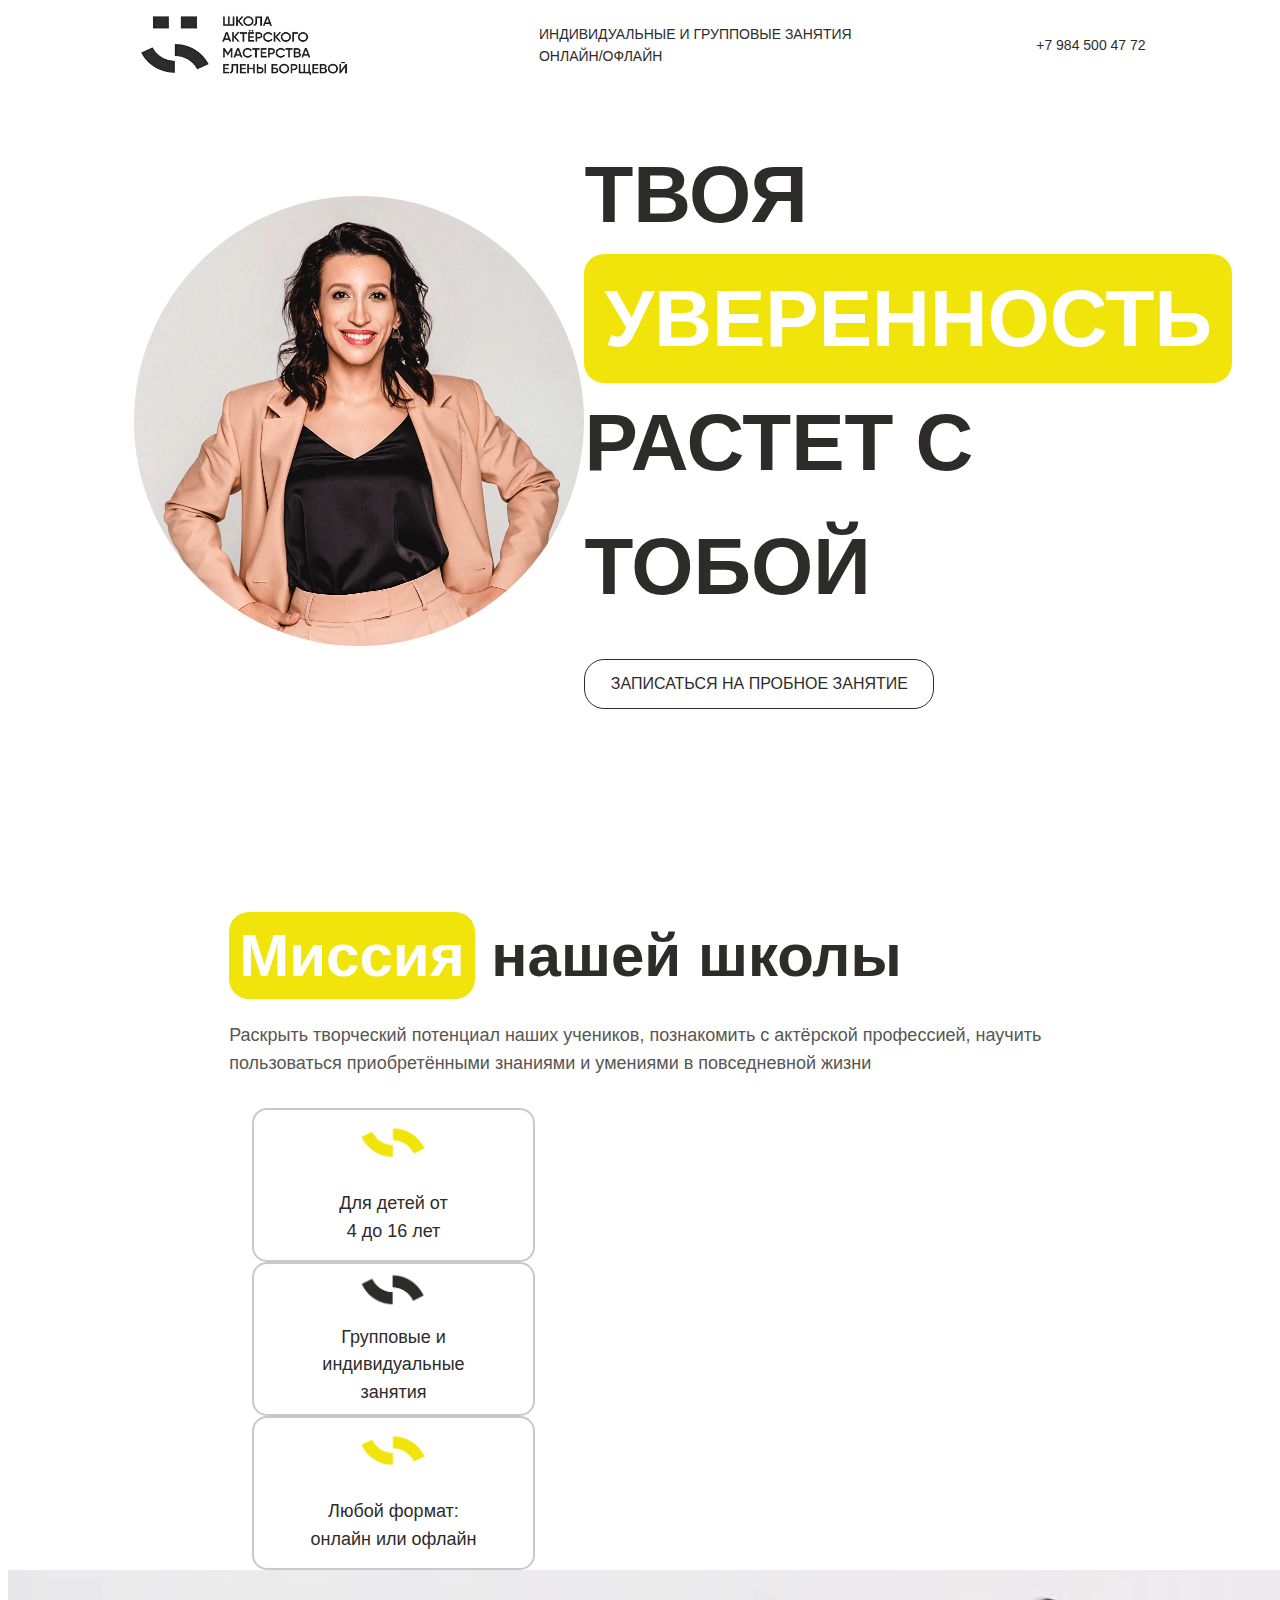
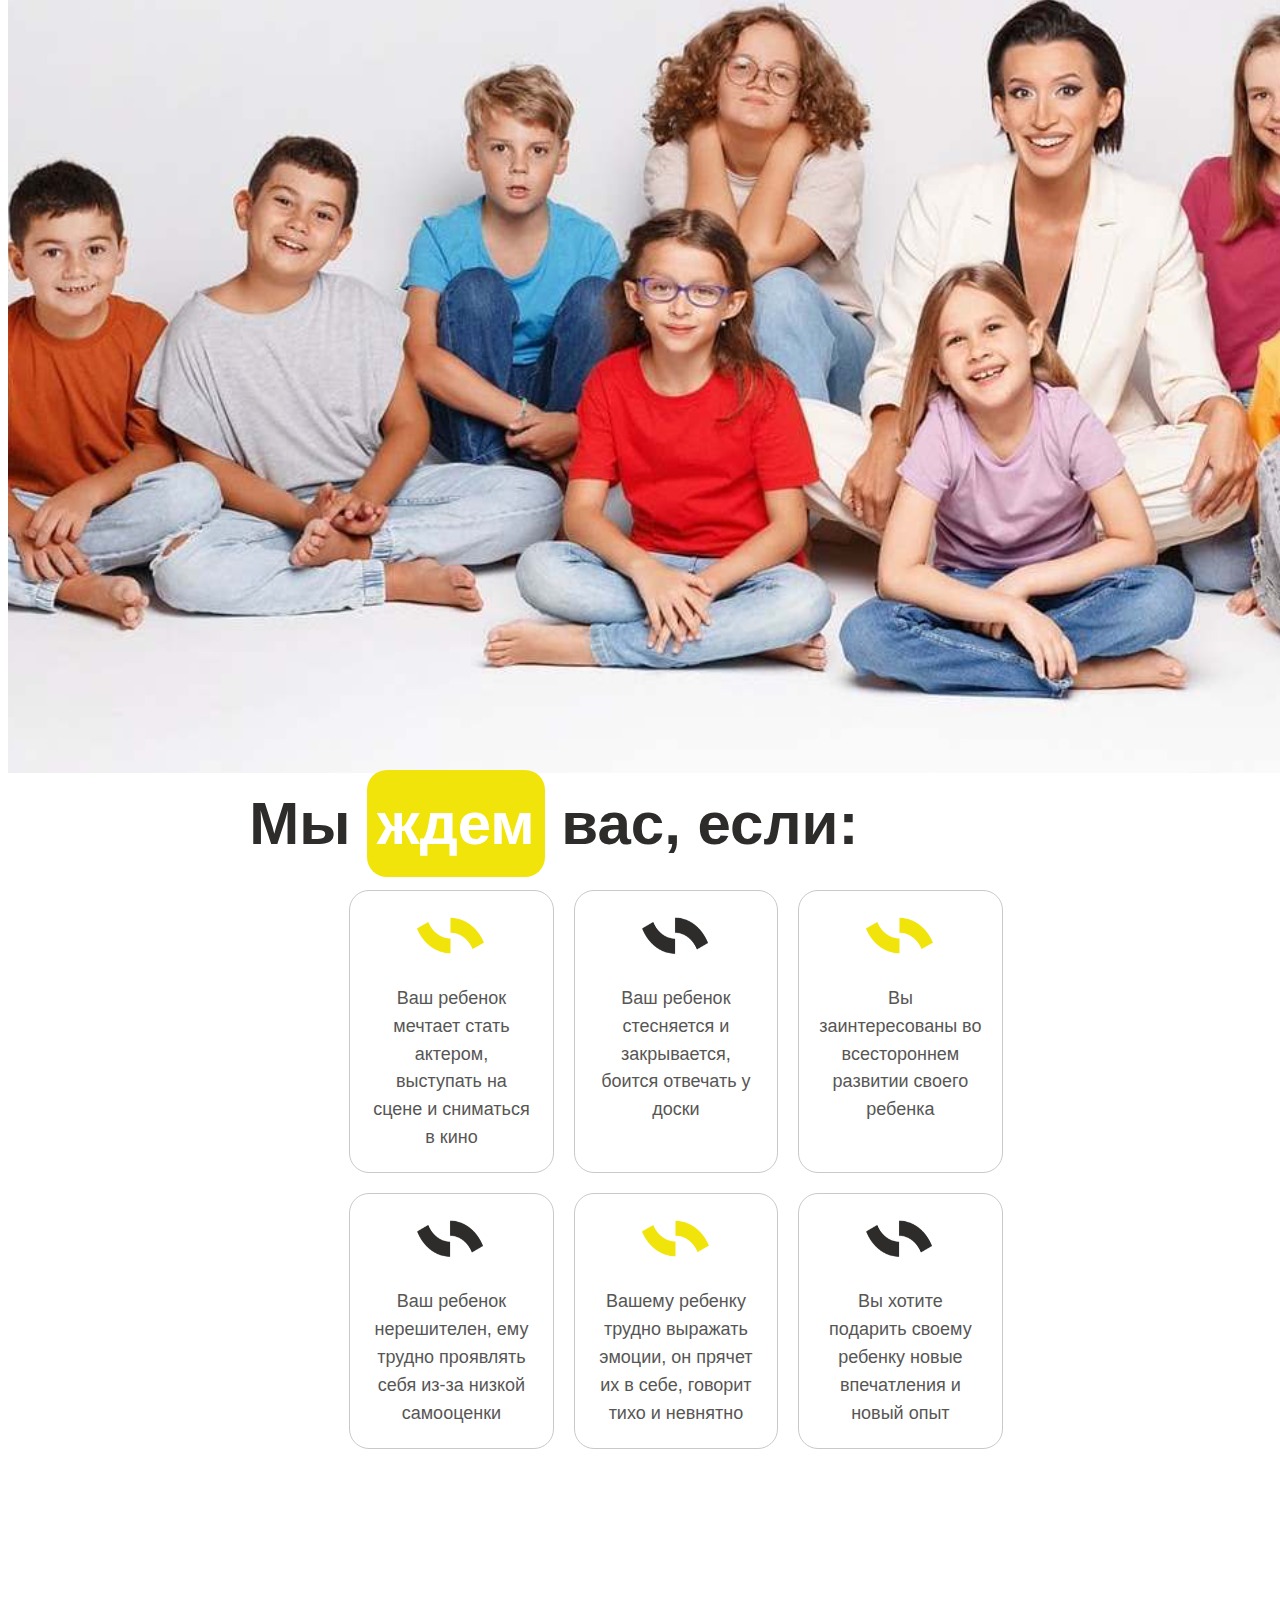
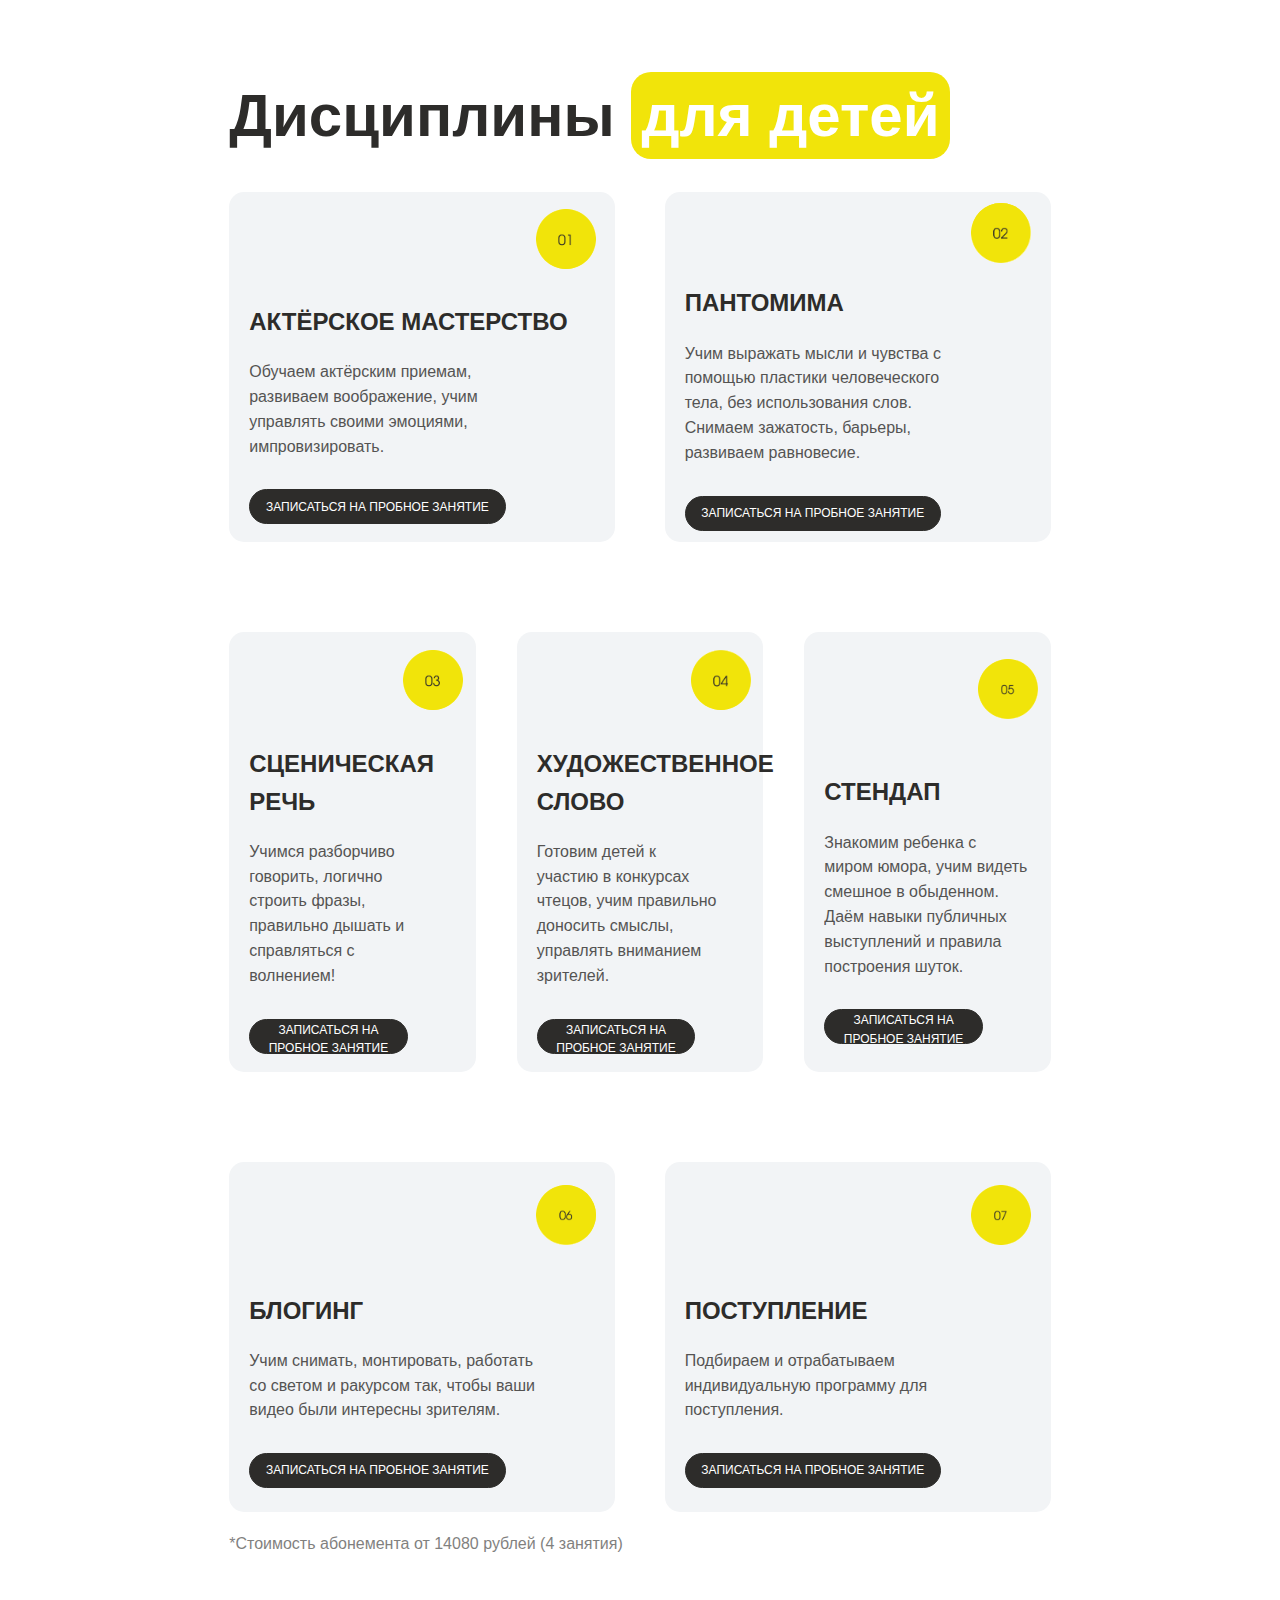
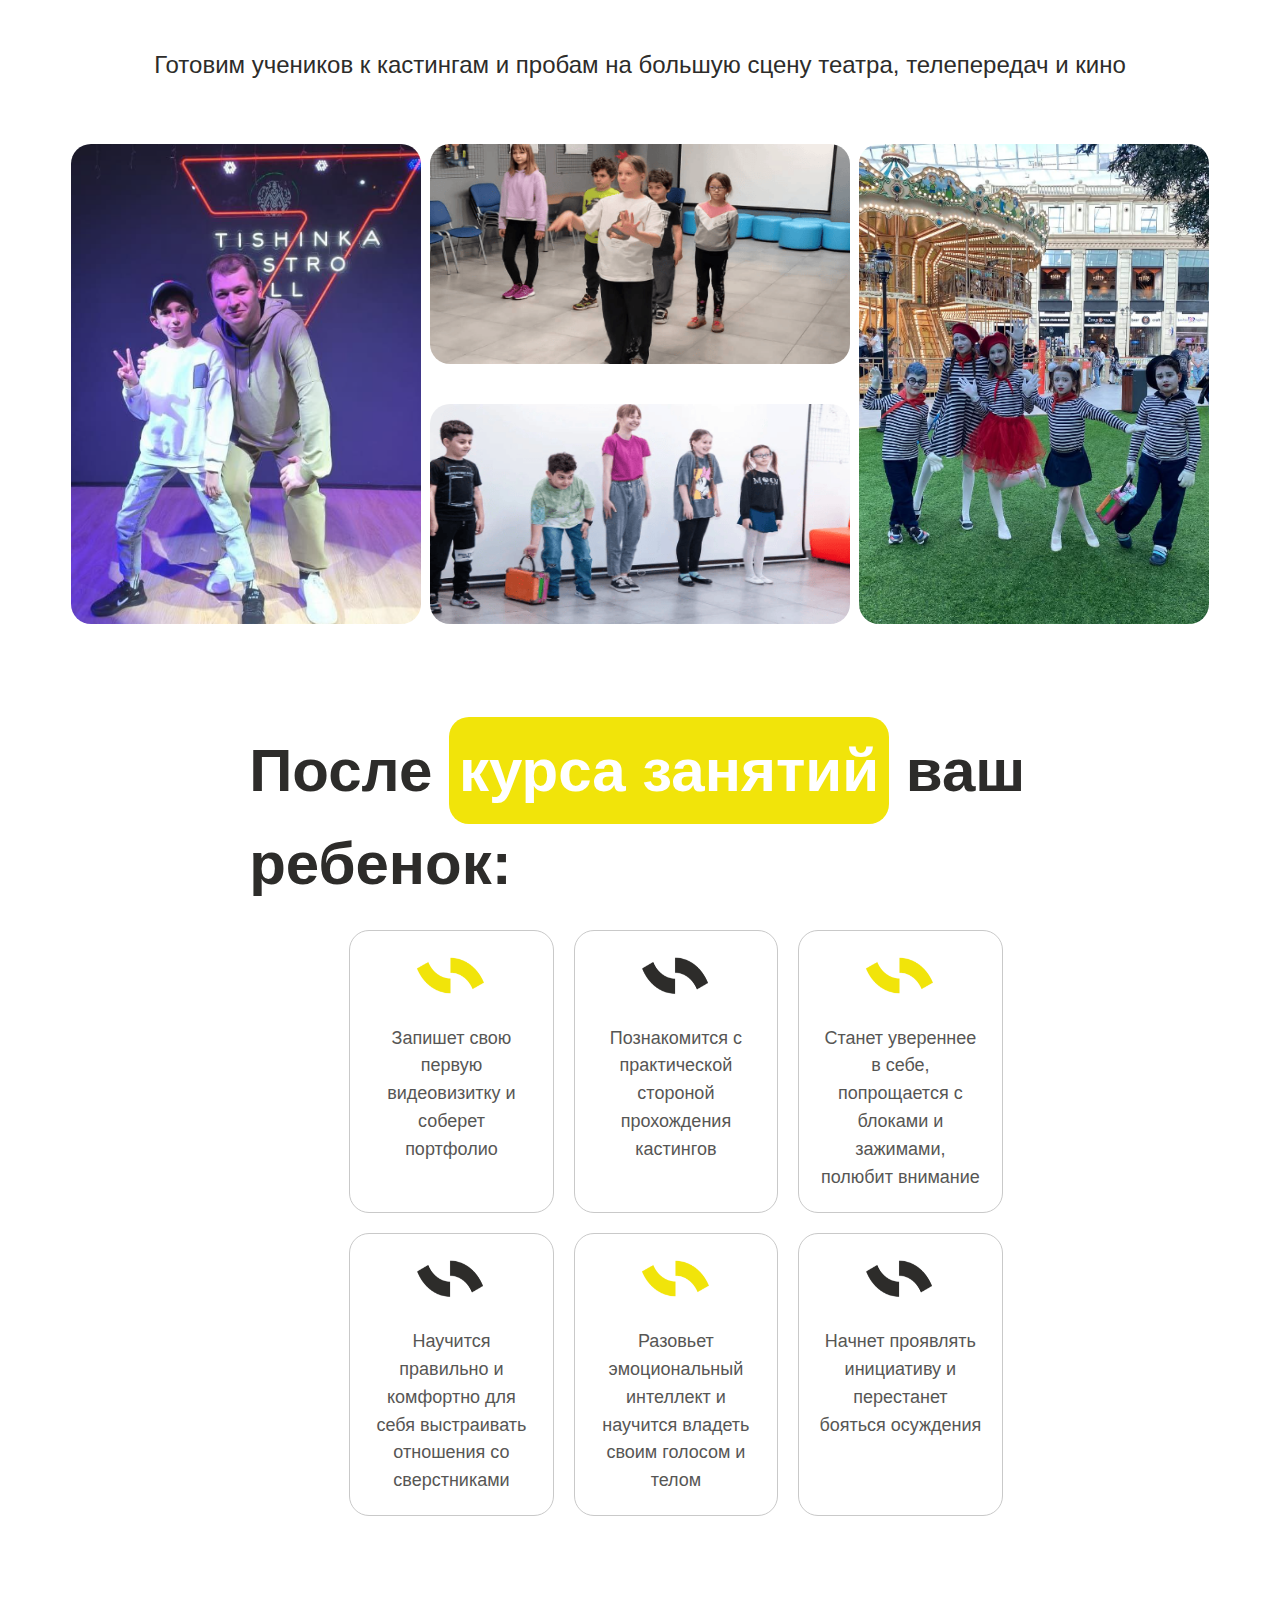
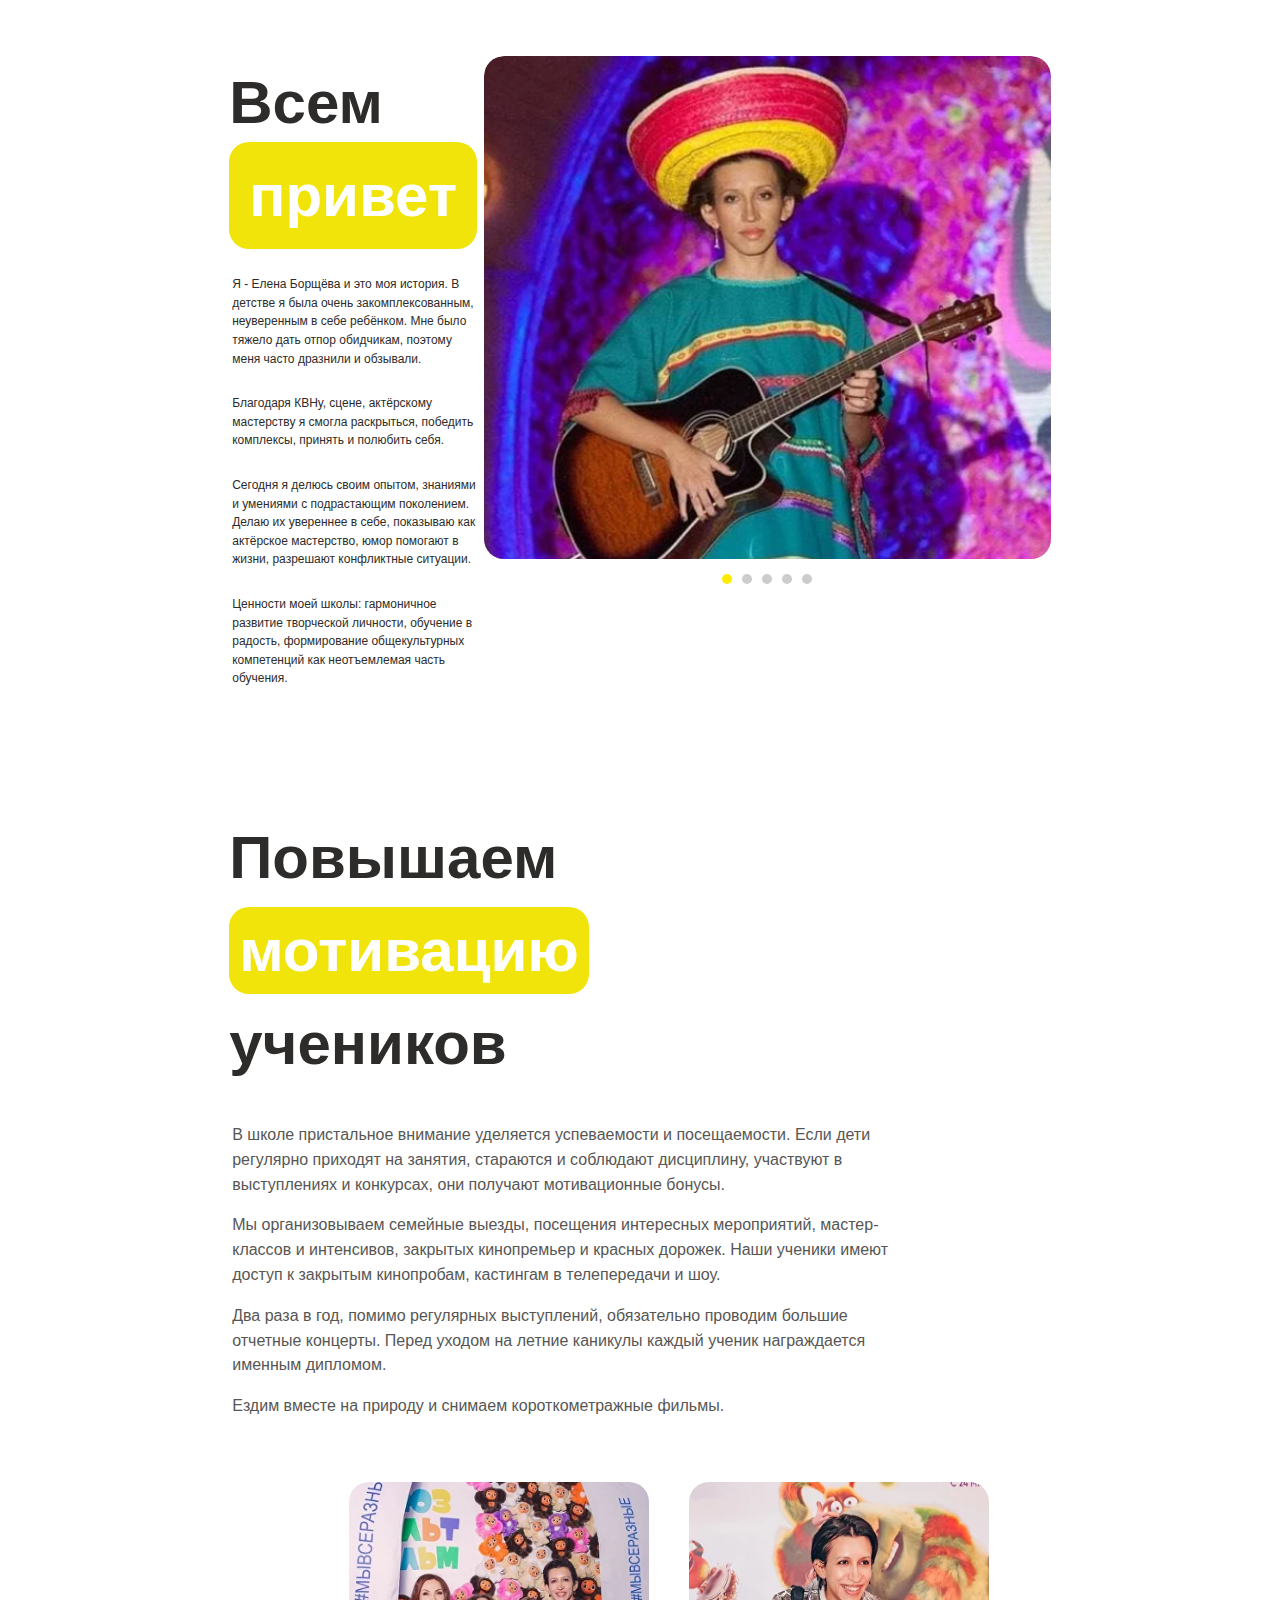
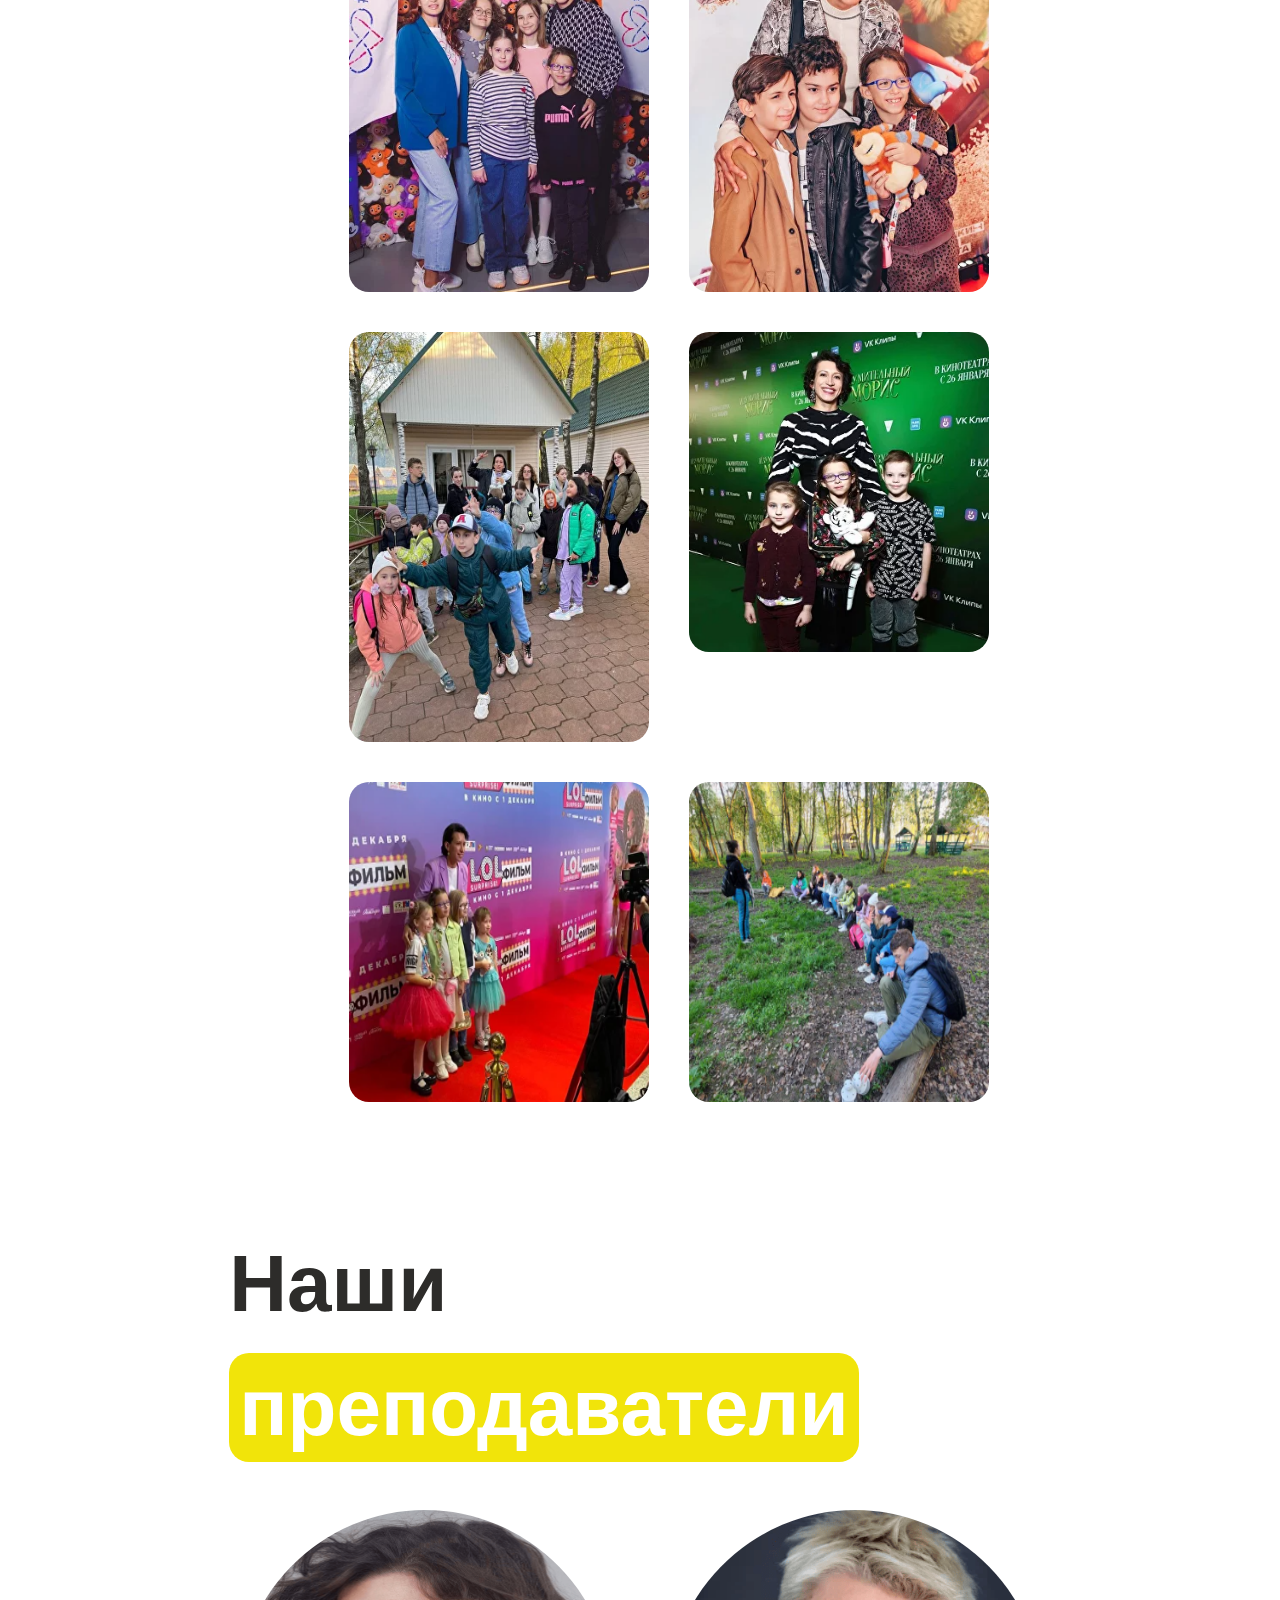
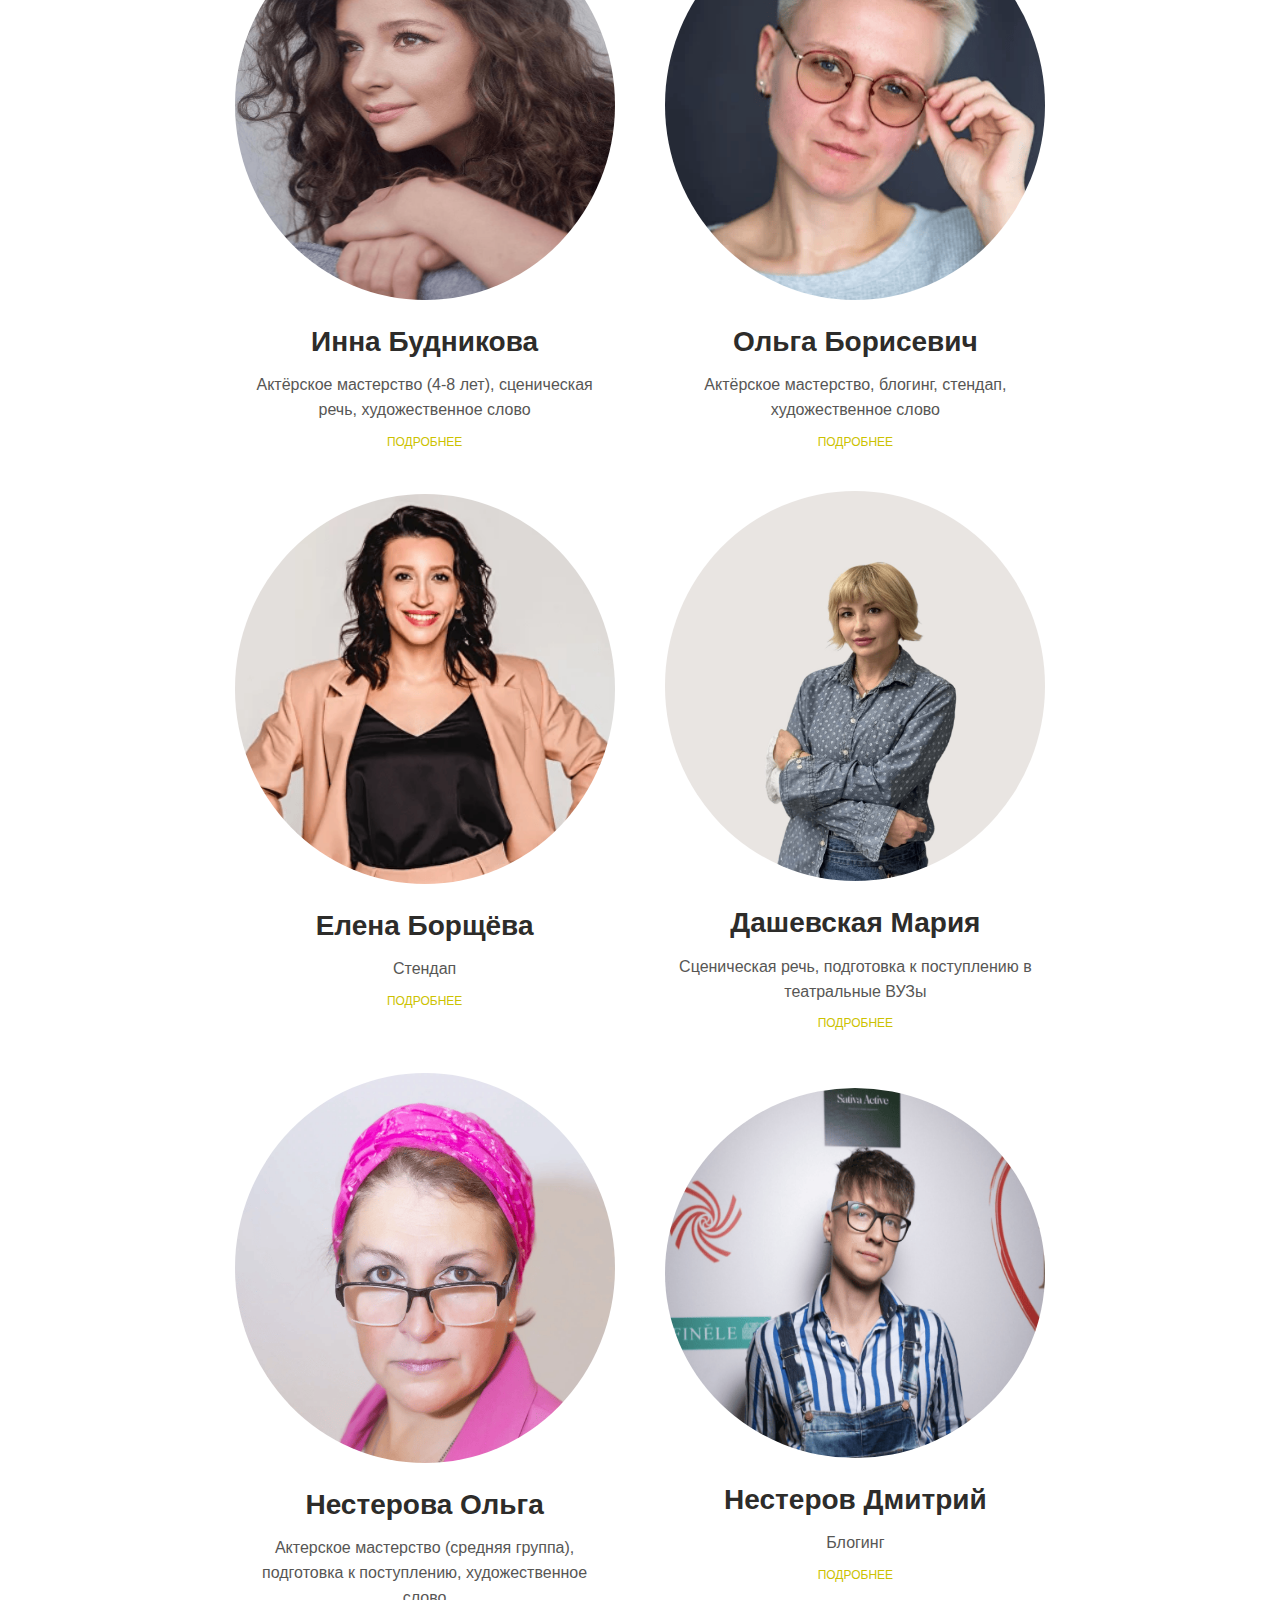
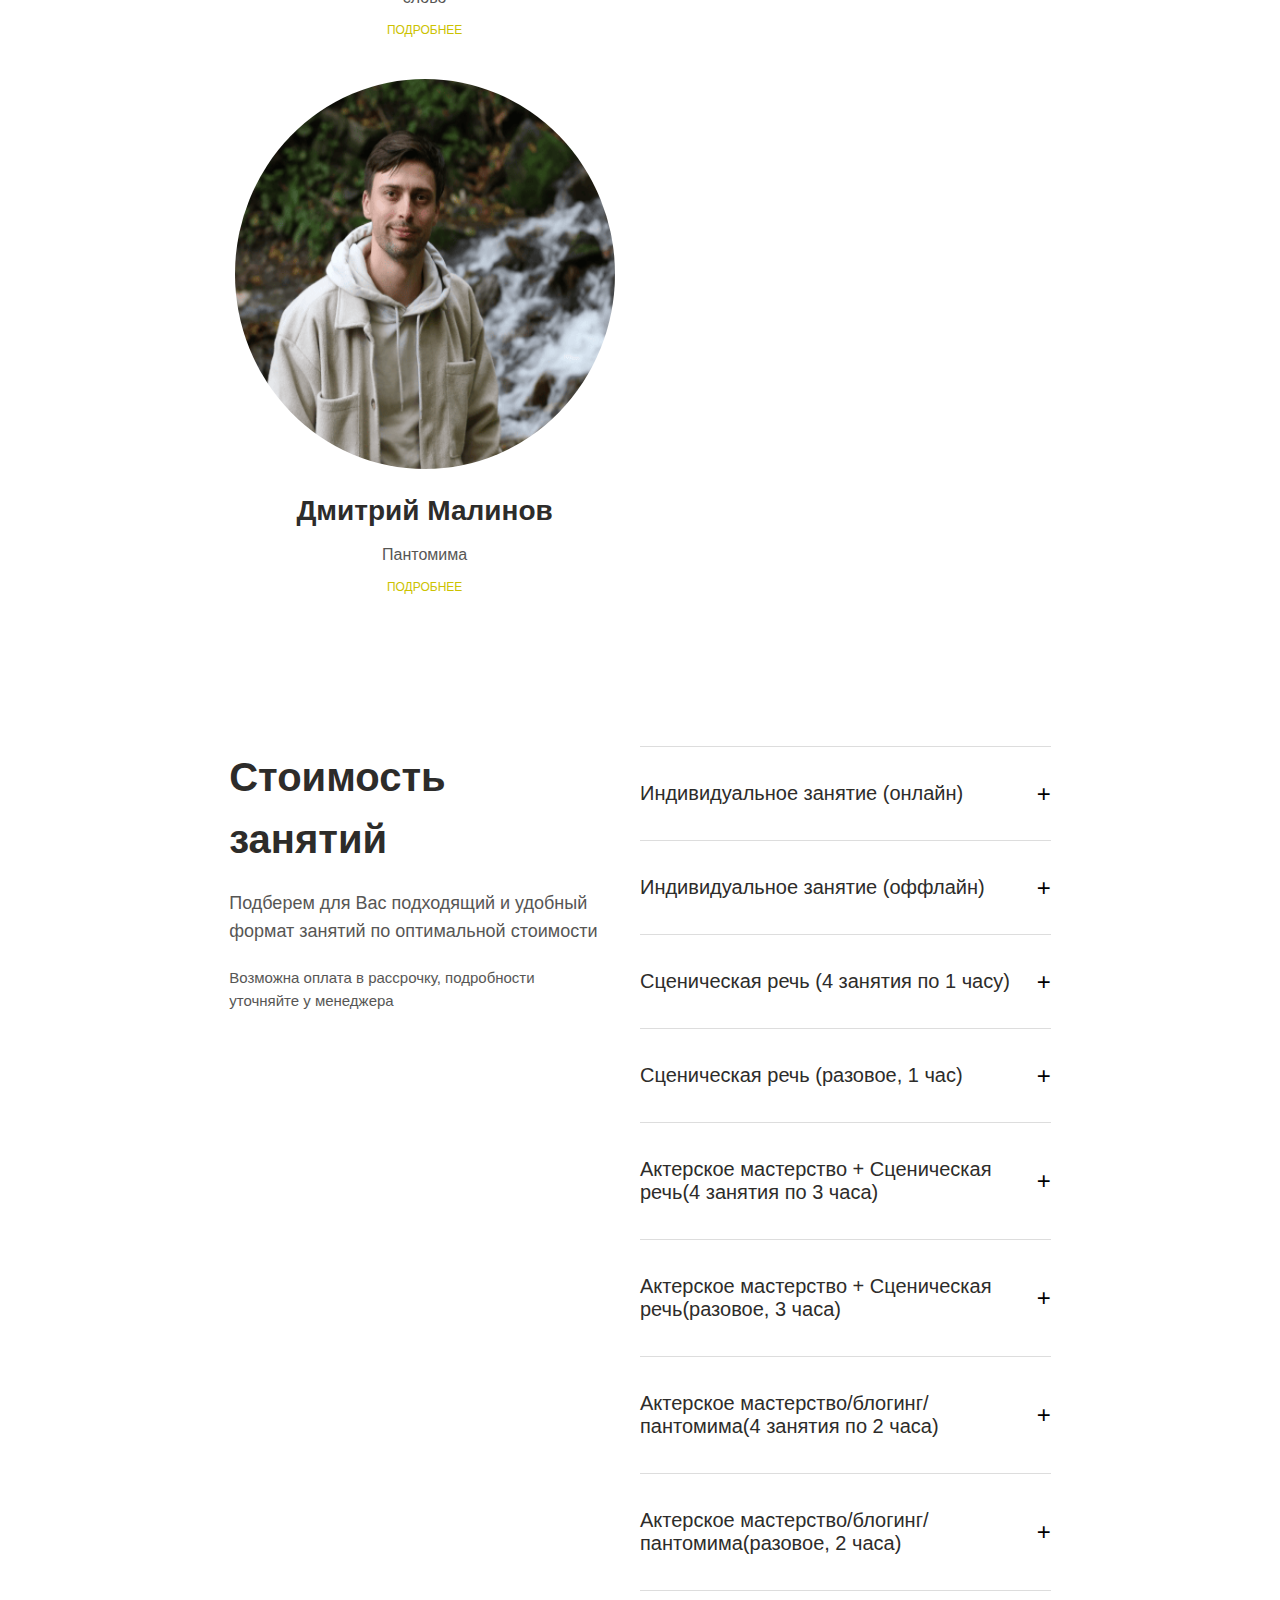
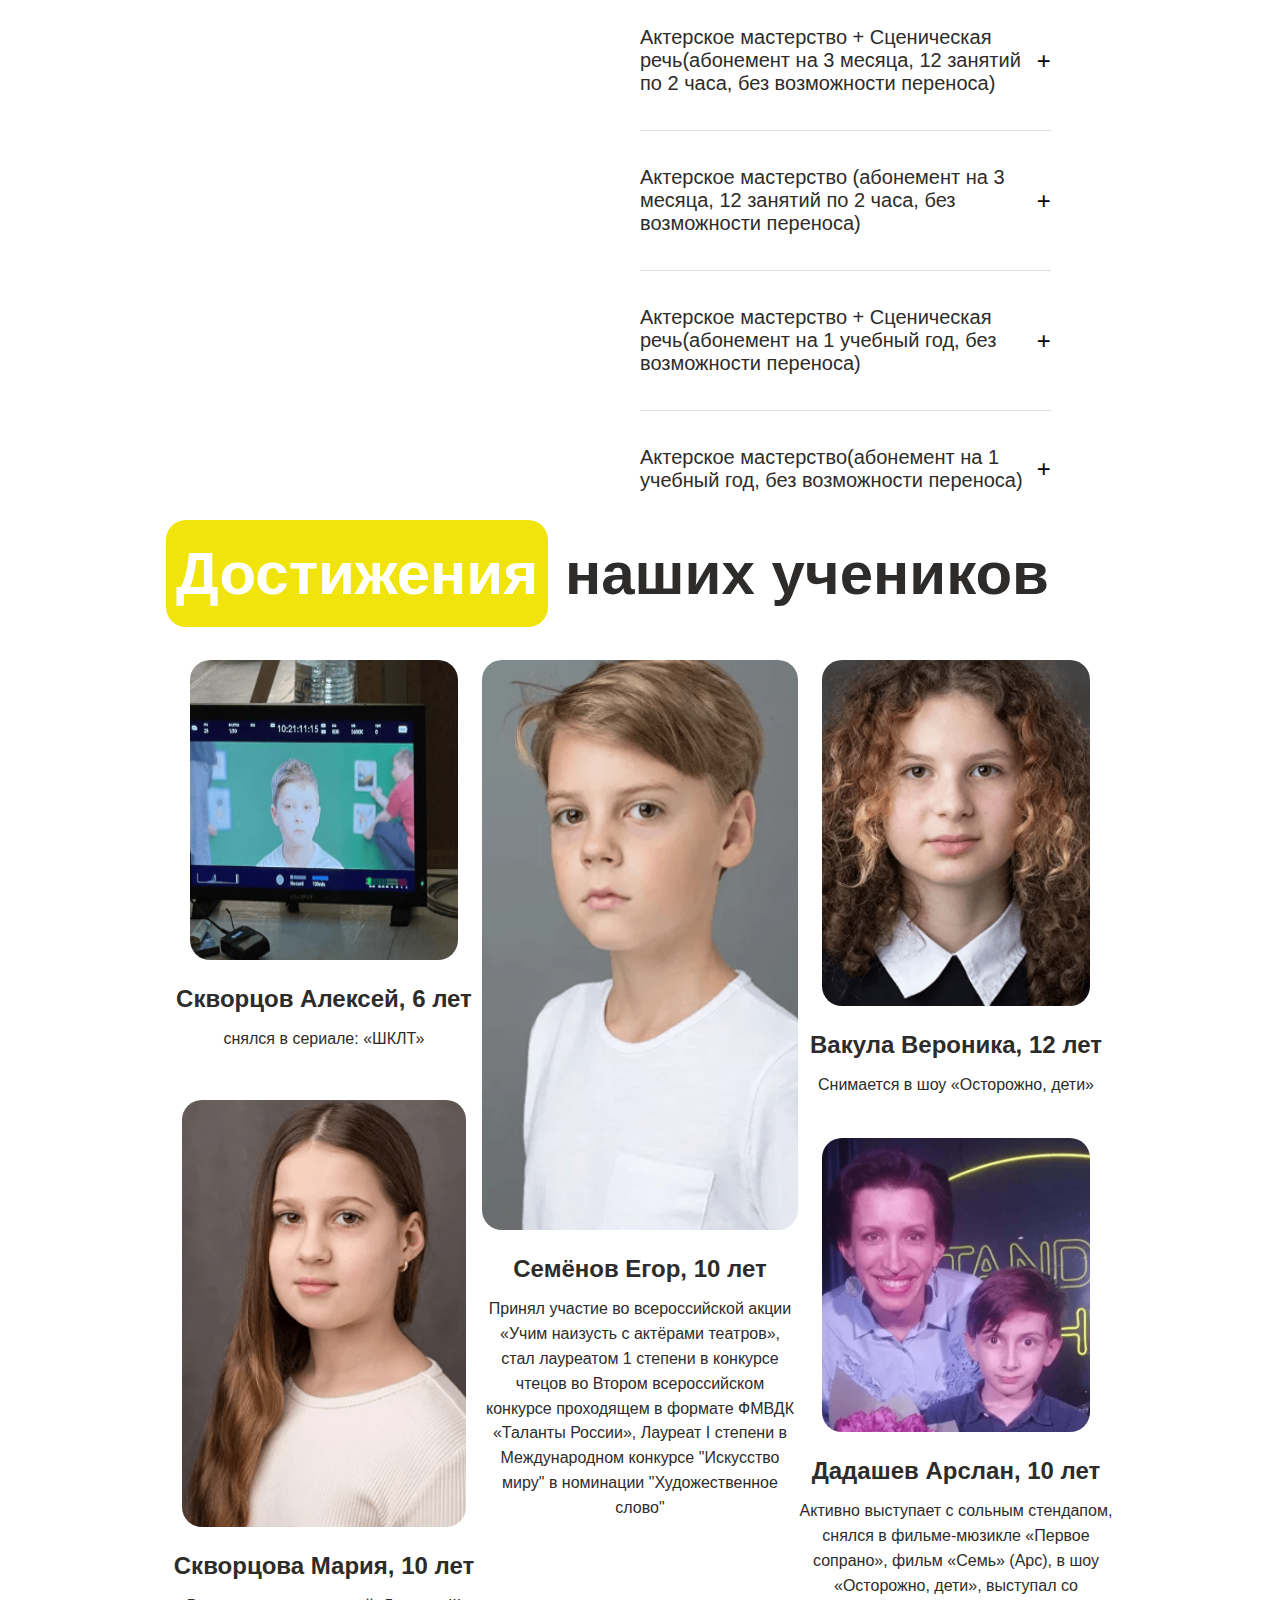
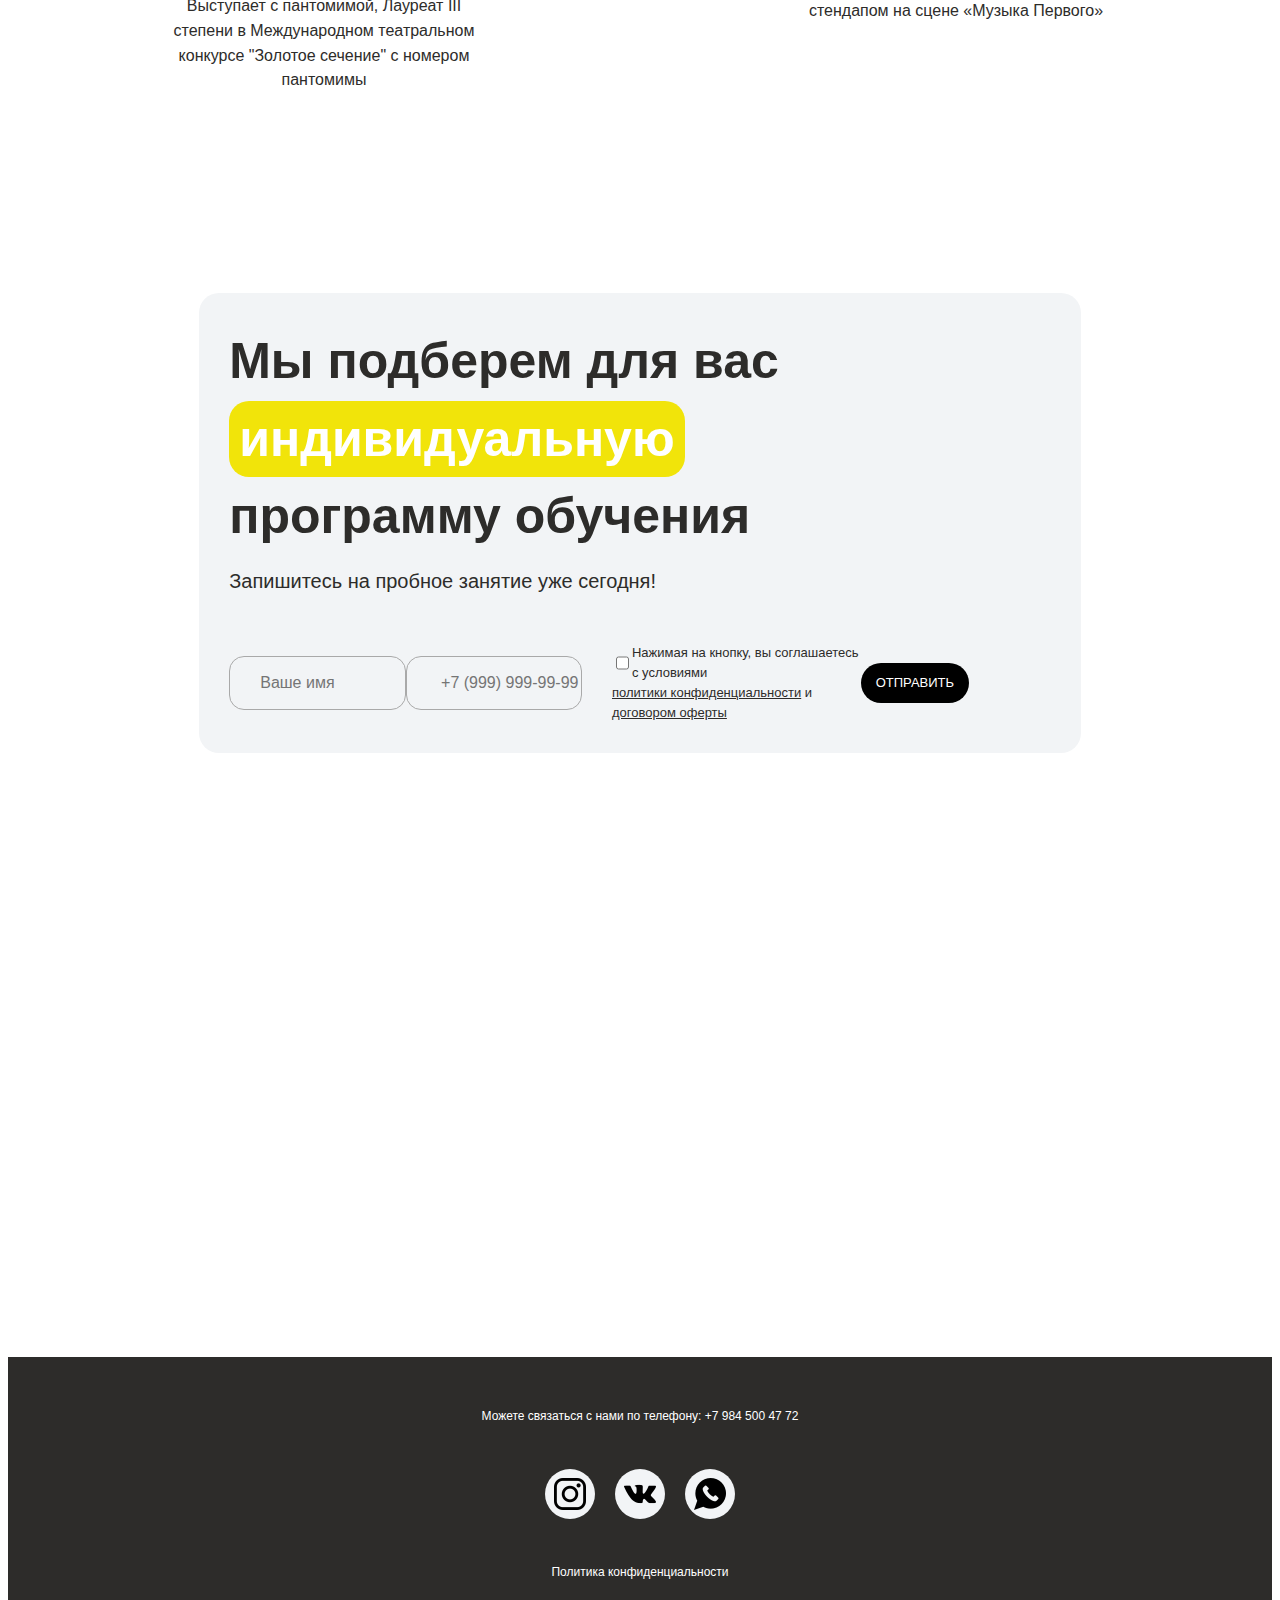
<file: index.html>
<!DOCTYPE html>
<html lang="en">
  <head>
    <meta charset="UTF-8" />
    <meta name="viewport" content="width=device-width, initial-scale=1.0" />
    <link href="https://fonts.cdnfonts.com/css/evolventa" rel="stylesheet" />
    <link rel="stylesheet" href="style.css" />
    <title>Школа актерского мастерства Елены Борщевой</title>
  </head>
  <body>
    <header class="header">
      <div class="header__info">
        <button class="header__info-logo"></button>
        <div>
          <p class="header__info-types">Индивидуальные и групповые занятия</p>
          <p class="header__info-types">онлайн/офлайн</p>
        </div>
        <p class="header__info-num">+7 984 500 47 72</p>
        
      </div>
      <div class="header__content">
        <img
          class="header__content-img"
          src="images/header__content-img.png"
          alt=""
        />
        <div class="header__content-info">
          <h1 class="header__content-info-title">
            Твоя <br />
            <span class="header__content-info-title-span">уверенность</span
            ><br />
            Растет с тобой
          </h1>
          <button class="header__content-info-button">
            ЗАПИСАТЬСЯ НА ПРОБНОЕ ЗАНЯТИЕ
          </button>
        </div>
      </div>
    </header>
    <div class="mission">
      <h2 class="mission__title">
        <span class="mission__title-span">Миссия</span> нашей школы
      </h2>
      <p class="mission-description">
        Раскрыть творческий потенциал наших учеников, познакомить с актёрской
        профессией, научить пользоваться приобретёнными знаниями и умениями в
        повседневной жизни
      </p>
      <div class="mission-content">
        <div class="mission-content-cards-container">
          <div class="mission-content-card">
            <img
              class="mission-content-card-img"
              src="images/mission-content-card-img.png"
              alt=""
            />
            <p class="mission-content-card-p">Для детей от 4 до 16 лет</p>
          </div>
          <div class="mission-content-card">
            <img
              class="mission-content-card-img"
              src="images/mission-content-card-img(2).png"
              alt=""
            />
            <p class="mission-content-card-p" id="group__lessons-p">
              Групповые и индивидуальные занятия
            </p>
          </div>
          <div class="mission-content-card">
            <img
              class="mission-content-card-img"
              src="images/mission-content-card-img.png"
              alt=""
            />
            <p class="mission-content-card-p" id="format-p">
              Любой формат: онлайн или офлайн
            </p>
          </div>
        </div>
        <div class="mission-content-video">
          <iframe
            class="youtube"

            src="https://www.youtube.com/embed/TADQm8BgvSU"
            title="Школа актерского мастерства Елены Борщевой ❤️"
            frameborder="0"
            allow="accelerometer; autoplay; clipboard-write; encrypted-media; gyroscope; picture-in-picture; web-share"
            referrerpolicy="strict-origin-when-cross-origin"
            allowfullscreen
          ></iframe>
        </div>
      </div>
    </div>
    <img class="cover" src="images/cover-img.png" alt="">
    <div class="reasons">
      <h2 class="reasons__title">
        Мы <span class="reasons__title-span">ждем</span> вас, если:
      </h2>
      <div class="reasons-grid">
        <div class="reason-card">
          <img
            class="reason-card-img"
            src="images/mission-content-card-img.png"
            alt=""
          />
          <p>
            Ваш ребенок мечтает стать актером, выступать на сцене и сниматься в
            кино
          </p>
        </div>
        <div class="reason-card" id="reason-card-1">
          <img
            class="reason-card-img"
            src="images/mission-content-card-img(2).png"
            alt=""
            aria-hidden="true"
          />
          <p>Ваш ребенок стесняется и закрывается, боится отвечать у доски</p>
        </div>
        <div class="reason-card" id="reason-card-2">
          <img
            class="reason-card-img"
            src="images/mission-content-card-img.png"
            alt=""
          />
          <p>Вы заинтересованы во всестороннем развитии своего ребенка</p>
        </div>
        <div class="reason-card" id="reason-card-1">
          <img
            class="reason-card-img"
            src="images/mission-content-card-img(2).png"
            alt=""
            aria-hidden="true"
          />
          <p>
            Ваш ребенок нерешителен, ему трудно проявлять себя из-за низкой
            самооценки
          </p>
        </div>
        <div class="reason-card" id="reason-card-2">
          <img
            class="reason-card-img"
            src="images/mission-content-card-img.png"
            alt=""
          />
          <p>
            Вашему ребенку трудно выражать эмоции, он прячет их в себе, говорит
            тихо и невнятно
          </p>
        </div>
        <div class="reason-card" id="reason-card-1">
          <img
            class="reason-card-img"
            src="images/mission-content-card-img(2).png"
            alt=""
            aria-hidden="true"
          />
          <p>
            Вы хотите подарить своему ребенку новые впечатления и новый опыт
          </p>
        </div>
      </div>
    </div>
    <div class="disciplines">
      <h2 class="disciplines__title">
        Дисциплины <span class="disciplines__title-span">для детей</span>
      </h2>

      <div class="disciplines-grid">
        <div class="cards-container-1">
          <div class="discipline-card" id="card-number-1">
            <div class="card-number-container">
              <img class="card-number" src="images/card-number(1).png" alt="" />
            </div>
            <div class="card__info">
              <h3>Актёрское мастерство</h3>
              <p>
                Обучаем актёрским приемам, развиваем воображение, учим управлять
                своими эмоциями, импровизировать.
              </p>
              <button class="signup-button">
                Записаться на пробное занятие
              </button>
            </div>
          </div>
          <div class="discipline-card" id="card-number-1">
            <div class="card-number-container">
              <img class="card-number" src="images/card-number(2).png" alt="" />
            </div>
            <div class="card__info">
              <h3>Пантомима</h3>
              <p>
                Учим выражать мысли и чувства с помощью пластики человеческого
                тела, без использования слов. Снимаем зажатость, барьеры,
                развиваем равновесие.
              </p>
              <button class="signup-button">
                Записаться на пробное занятие
              </button>
            </div>
          </div>
        </div>
        <div class="cards-container-2">
          <div class="discipline-card" id="card-number-2">
            <div class="card-number-container">
              <img class="card-number" src="images/card-number(3).png" alt="" />
            </div>
            <div class="card__info">
              <h3>сценическая речь</h3>
              <p>
                Учимся разборчиво говорить, логично строить фразы, правильно
                дышать и справляться с волнением!
              </p>
              <button class="signup-button">
                Записаться на пробное занятие
              </button>
            </div>
          </div>
          <div class="discipline-card" id="card-number-2">
            <div class="card-number-container">
              <img class="card-number" src="images/card-number(4).png" alt="" />
            </div>
            <div class="card__info">
              <h3>художественное слово</h3>
              <p>
                Готовим детей к участию в конкурсах чтецов, учим правильно
                доносить смыслы, управлять вниманием зрителей.
              </p>
              <button class="signup-button">
                Записаться на пробное занятие
              </button>
            </div>
          </div>
          <div class="discipline-card" id="card-number-2">
            <div class="card-number-container">
              <img class="card-number" src="images/card-number(5).png" alt="" />
            </div>
            <div class="card__info">
              <h3>стендап</h3>
              <p id="text">
                Знакомим ребенка с миром юмора, учим видеть смешное в обыденном.
                Даём навыки публичных выступлений и правила построения шуток.
              </p>
              <button class="signup-button">
                Записаться на пробное занятие
              </button>
            </div>
          </div>
        </div>
        <div class="cards-container-3">
          <div class="discipline-card" id="card-number-1">
            <div class="card-number-container">
              <img class="card-number" src="images/card-number(6).png" alt="" />
            </div>
            <div class="card__info">
              <h3>Блогинг</h3>
              <p>
                Учим снимать, монтировать, работать со светом и ракурсом так,
                чтобы ваши видео были интересны зрителям.
              </p>
              <button class="signup-button">
                Записаться на пробное занятие
              </button>
            </div>
          </div>
          <div class="discipline-card" id="card-number-1">
            <div class="card-number-container">
              <img class="card-number" src="images/card-number(7).png" alt="" />
            </div>
            <div class="card__info">
              <h3>Поступление</h3>
              <p>
                Подбираем и отрабатываем индивидуальную программу для
                поступления.
              </p>
              <button class="signup-button">
                Записаться на пробное занятие
              </button>
            </div>
          </div>
        </div>
      </div>
      <p class="disciplines-caption">
        *Стоимость абонемента от 14080 рублей (4 занятия)
      </p>
    </div>
    <div class="examples">
      <h2 class="examples-title">
        Готовим учеников к кастингам и пробам на большую сцену театра,
        телепередач и кино
      </h2>
      <div class="examples-container">
        <img class="examples-img-1" src="images/examples-img(1).png" alt="" />
        <div class="examples-block">
          <img class="examples-img-2" src="images/examples-img(2).png" alt="" />
          <img class="examples-img-3" src="images/examples-img(3).png" alt="" />
        </div>
        <img class="examples-img-4" src="images/examples-img(4).png" alt="" />
      </div>
    </div>
    <div class="reasons">
      <h2 class="reasons__title">
        После <span class="reasons__title-span">курса занятий</span> ваш
        ребенок:
      </h2>
      <div class="reasons-grid">
        <div class="reason-card">
          <img
            class="reason-card-img"
            src="images/mission-content-card-img.png"
            alt=""
          />
          <p>Запишет свою первую видеовизитку и соберет портфолио</p>
        </div>
        <div class="reason-card">
          <img
            class="reason-card-img"
            src="images/mission-content-card-img(2).png"
            alt=""
            aria-hidden="true"
          />
          <p>Познакомится с практической стороной прохождения кастингов</p>
        </div>
        <div class="reason-card">
          <img
            class="reason-card-img"
            src="images/mission-content-card-img.png"
            alt=""
          />
          <p>
            Станет увереннее в себе, попрощается с блоками и зажимами, полюбит
            внимание
          </p>
        </div>
        <div class="reason-card">
          <img
            class="reason-card-img"
            src="images/mission-content-card-img(2).png"
            alt=""
            aria-hidden="true"
          />
          <p>
            Научится правильно и комфортно для себя выстраивать отношения со
            сверстниками
          </p>
        </div>
        <div class="reason-card">
          <img
            class="reason-card-img"
            src="images/mission-content-card-img.png"
            alt=""
          />
          <p>
            Разовьет эмоциональный интеллект и научится владеть своим голосом и
            телом
          </p>
        </div>
        <div class="reason-card">
          <img
            class="reason-card-img"
            src="images/mission-content-card-img(2).png"
            alt=""
            aria-hidden="true"
          />
          <p>Начнет проявлять инициативу и перестанет бояться осуждения</p>
        </div>
      </div>
    </div>
    <div class="introduction">
      <div class="introduction__text">
        <h2 class="introduction__text-title">
          Всем <span class="introduction__text-title-span">привет</span>
        </h2>
        <ul class="introduction-text-list">
          <li class="introduction-text-list-item">
            Я - Елена Борщёва и это моя история. В детстве я была очень
            закомплексованным, неуверенным в себе ребёнком. Мне было тяжело дать
            отпор обидчикам, поэтому меня часто дразнили и обзывали.
          </li>
          <li class="introduction-text-list-item">
            Благодаря КВНу, сцене, актёрскому мастерству я смогла раскрыться,
            победить комплексы, принять и полюбить себя.
          </li>
          <li class="introduction-text-list-item">
            Сегодня я делюсь своим опытом, знаниями и умениями с подрастающим
            поколением. Делаю их увереннее в себе, показываю как актёрское
            мастерство, юмор помогают в жизни, разрешают конфликтные ситуации.
          </li>
          <li class="introduction-text-list-item">
            Ценности моей школы: гармоничное развитие творческой личности,
            обучение в радость, формирование общекультурных компетенций как
            неотъемлемая часть обучения.
          </li>
        </ul>
      </div>
      <div class="image-carousel">
        <div class="carousel-wrapper">
          <img
            src="images/carousel-image-1.png"
            alt="Image 1"
            class="carousel-image"
          />
          <img
            src="images/carousel-image-2.png"
            alt="Image 2"
            class="carousel-image"
          />
          <img
            src="images/carousel-image-3.png"
            alt="Image 3"
            class="carousel-image"
          />
          <img
            src="images/carousel-image-4.png"
            alt="Image 4"
            class="carousel-image"
          />
          <img
            src="images/carousel-image-5.png"
            alt="Image 5"
            class="carousel-image"
          />
        </div>
        <div class="carousel-dots">
          <span class="dot active"></span>
          <span class="dot"></span>
          <span class="dot"></span>
          <span class="dot"></span>
          <span class="dot"></span>
        </div>
      </div>
    </div>
    <div class="motivation">
      <h2 class="motivation__title">
        Повышаем <span class="motivation__title-span">мотивацию</span> учеников
      </h2>
      <ul class="motivation-text-list">
        <li class="motivation-text-list-item">
          В школе пристальное внимание уделяется успеваемости и посещаемости. Если дети регулярно приходят на занятия, стараются и соблюдают дисциплину, участвуют в выступлениях и конкурсах, они получают мотивационные бонусы.
        </li>
        <li class="motivation-text-list-item">
          Мы организовываем семейные выезды, посещения интересных мероприятий, мастер-классов и интенсивов, закрытых кинопремьер и красных дорожек. Наши ученики имеют доступ к закрытым кинопробам, кастингам в телепередачи и шоу.
        </li>
        <li class="motivation-text-list-item">
          Два раза в год, помимо регулярных выступлений, обязательно проводим большие отчетные концерты. Перед уходом на летние каникулы каждый ученик награждается именным дипломом.
        </li>
        <li class="motivation-text-list-item">
          Ездим вместе на природу и снимаем короткометражные фильмы.
        </li>
      </ul>
      <div class="motivation__grid">
        <img
          class="motivation__grid-img"
          src="images/motivation__grid-img-1.png"
          alt=""
        />
        <img
          class="motivation__grid-img"
          src="images/motivation__grid-img-2.png"
          alt=""
        />
        <img
          class="motivation__grid-img"
          src="images/motivation__grid-img-4.png"
          alt=""
        />
        <img
          class="motivation__grid-img"
          id="motivation__grid-img-type-2"
          src="images/motivation__grid-img-3.png"
          alt=""
        />
        <img
          class="motivation__grid-img"
          id="motivation__grid-img-type-2"
          src="images/motivation__grid-img-5.png"
          alt=""
        />
        <img
          class="motivation__grid-img"
          id="motivation__grid-img-type-2"
          src="images/motivation__grid-img-6.png"
          alt=""
        />
      </div>
    </div>
    <div class="teachers">
      <h2 class="teachers__title">
        Наши <span class="teachers__title-span">преподаватели</span>
      </h2>
      <div class="teachers__cards-container">
        <div class="teaceh__card">
          <img
            class="teaceh__card-img"
            src="images/teaceh__card-img-1.png"
            alt=""
          />
          <h2 class="teaceh__card-title">Инна Будникова</h2>
          <p class="teaceh__card-caption">
            Актёрское мастерство (4-8 лет), сценическая речь, художественное
            слово
          </p>
          <a class="teaceh__card-link" href="">ПОДРОБНЕЕ</a>
        </div>
        <div class="teaceh__card">
          <img
            class="teaceh__card-img"
            src="images/teaceh__card-img-2.png"
            alt=""
          />
          <h2 class="teaceh__card-title">Ольга Борисевич</h2>
          <p class="teaceh__card-caption">
            Актёрское мастерство, блогинг, стендап, художественное слово
          </p>
          <a class="teaceh__card-link" href="">ПОДРОБНЕЕ</a>
        </div>
        <div class="teaceh__card" id="card__ElenaBorj">
          <img
            class="teaceh__card-img"
            src="images/teaceh__card-img-3.png"
            alt=""
          />
          <h2 class="teaceh__card-title">Елена Борщёва</h2>
          <p class="teaceh__card-caption">Стендап</p>
          <a class="teaceh__card-link" href="">ПОДРОБНЕЕ</a>
        </div>
        <div class="teaceh__card">
          <img
            class="teaceh__card-img"
            src="images/teaceh__card-img-4.png"
            alt=""
          />
          <h2 class="teaceh__card-title">Дашевская Мария</h2>
          <p class="teaceh__card-caption">
            Сценическая речь, подготовка к поступлению в театральные ВУЗы
          </p>
          <a class="teaceh__card-link" href="">ПОДРОБНЕЕ</a>
        </div>
        <div class="teaceh__card">
          <img
            class="teaceh__card-img"
            src="images/teaceh__card-img-5.png"
            alt=""
          />
          <h2 class="teaceh__card-title">Нестерова Ольга</h2>
          <p class="teaceh__card-caption">
            Актерское мастерство (средняя группа), подготовка к поступлению,
            художественное слово
          </p>
          <a class="teaceh__card-link" href="">ПОДРОБНЕЕ</a>
        </div>
        <div class="teaceh__card" id="card__dmitryNest">
          <img
            class="teaceh__card-img"
            src="images/teaceh__card-img-6.png"
            alt=""
          />
          <h2 class="teaceh__card-title">Нестеров Дмитрий</h2>
          <p class="teaceh__card-caption">Блогинг</p>
          <a class="teaceh__card-link" href="">ПОДРОБНЕЕ</a>
        </div>
        <div class="teaceh__card">
          <img
            class="teaceh__card-img"
            src="images/teaceh__card-img-7.png"
            alt=""
          />
          <h2 class="teaceh__card-title">Дмитрий Малинов</h2>
          <p class="teaceh__card-caption">Пантомима</p>
          <a class="teaceh__card-link" href="">ПОДРОБНЕЕ</a>
        </div>
      </div>
    </div>
    <div class="costs">
      <div class="costs__text">
        <h2 class="costs__text-title">Стоимость занятий</h2>
        <p class="costs__text-p">
          Подберем для Вас подходящий и удобный формат занятий по оптимальной
          стоимости
        </p>
        <p class="costs__text-p2">
          Возможна оплата в рассрочку, подробности уточняйте у менеджера
        </p>
      </div>
      <div class="costs__variants">
        <div class="price-item">
          <div class="price-header">
            <h3>Индивидуальное занятие (онлайн)</h3>
            <button class="toggle-button">+</button>
          </div>
          <div class="price-details">
            <p>3 300 р</p>
          </div>
        </div>

        <div class="price-item">
          <div class="price-header">
            <h3>Индивидуальное занятие (оффлайн)</h3>
            <button class="toggle-button">+</button>
          </div>
          <div class="price-details">
            <p>4 400 р</p>
          </div>
        </div>

        <div class="price-item">
          <div class="price-header">
            <h3>Сценическая речь (4 занятия по 1 часу)</h3>
            <button class="toggle-button">+</button>
          </div>
          <div class="price-details">
            <p>6 600 р</p>
          </div>
        </div>
        <div class="price-item">
          <div class="price-header">
            <h3>Сценическая речь (разовое, 1 час)</h3>
            <button class="toggle-button">+</button>
          </div>
          <div class="price-details">
            <p>1 980 р</p>
          </div>
        </div>
        <div class="price-item">
          <div class="price-header">
            <h3>
              Актерское мастерство + Сценическая речь(4 занятия по 3 часа)
            </h3>
            <button class="toggle-button">+</button>
          </div>
          <div class="price-details">
            <p>19 800 р</p>
          </div>
        </div>

        <div class="price-item">
          <div class="price-header">
            <h3>Актерское мастерство + Сценическая речь(разовое, 3 часа)</h3>
            <button class="toggle-button">+</button>
          </div>
          <div class="price-details">
            <p>5 500 р</p>
          </div>
        </div>

        <div class="price-item">
          <div class="price-header">
            <h3>Актерское мастерство/блогинг/пантомима(4 занятия по 2 часа)</h3>
            <button class="toggle-button">+</button>
          </div>
          <div class="price-details">
            <p>14 080 р</p>
          </div>
        </div>
        <div class="price-item">
          <div class="price-header">
            <h3>Актерское мастерство/блогинг/пантомима(разовое, 2 часа)</h3>
            <button class="toggle-button">+</button>
          </div>
          <div class="price-details">
            <p>4 000 р</p>
          </div>
        </div>
        <div class="price-item">
          <div class="price-header">
            <h3>
              Актерское мастерство + Сценическая речь(абонемент на 3 месяца, 12
              занятий по 2 часа, без возможности переноса)
            </h3>
            <button class="toggle-button">+</button>
          </div>
          <div class="price-details">
            <p>52 800 р</p>
            <p style="margin-top: 30px">
              Для вашего удобства рассчитали экономию: при покупке абонемента
              месячная стоимость будет 17 600 р
            </p>
          </div>
        </div>

        <div class="price-item">
          <div class="price-header">
            <h3>
              Актерское мастерство (абонемент на 3 месяца, 12 занятий по 2 часа,
              без возможности переноса)
            </h3>
            <button class="toggle-button">+</button>
          </div>
          <div class="price-details">
            <p>36 960 р</p>
            <p style="margin-top: 30px">
              Для вашего удобства рассчитали экономию: при покупке абонемента
              месячная стоимость будет 12 320 р
            </p>
          </div>
        </div>

        <div class="price-item">
          <div class="price-header">
            <h3>
              Актерское мастерство + Сценическая речь(абонемент на 1 учебный
              год, без возможности переноса)
            </h3>
            <button class="toggle-button">+</button>
          </div>
          <div class="price-details">
            <p>138 600 р</p>
            <p style="margin-top: 30px">
              Для вашего удобства рассчитали экономию: при покупке абонемента
              месячная стоимость будет 15 400 р
            </p>
          </div>
        </div>
        <div class="price-item">
          <div class="price-header">
            <h3>
              Актерское мастерство(абонемент на 1 учебный год, без возможности
              переноса)
            </h3>
            <button class="toggle-button">+</button>
          </div>
          <div class="price-details">
            <p>98 560р</p>
            <p style="margin-top: 30px">
              Для вашего удобства рассчитали экономию: при покупке абонемента
              месячная стоимость будет 10 951 р
            </p>
          </div>
        </div>
      </div>
    </div>
    <div class="achievements">
      <h2 class="achievements__title">
        <span class="achievements__title-span">Достижения</span> наших учеников
      </h2>
      <div class="achievements__cards-container">
        <div class="achievements__cards-first">
          <div class="achievements__cards-first-1">
            <img
              class="achievements__cards-first-1-img"
              src="images/achievements__cards-first-1-img.png"
              alt=""
            />
            <h3 class="achievements__cards-first-1-title">
              Скворцов Алексей, 6 лет
            </h3>
            <p class="achievements__cards-first-1-description">
              снялся в сериале: «ШКЛТ»
            </p>
          </div>
          <div class="achievements__cards-first-2">
            <img
              class="achievements__cards-first-2-img"
              src="images/achievements__cards-first-1-img2.png"
              alt=""
            />
            <h3 class="achievements__cards-first-1-title">
              Скворцова Мария, 10 лет
            </h3>
            <p class="achievements__cards-first-1-description">
              Выступает с пантомимой, Лауреат III степени в Международном
              театральном конкурсе "Золотое сечение" с номером пантомимы
            </p>
          </div>
        </div>
        <div class="achievements__cards-scnd">
          <div class="achievements__cards-scnd-1">
            <img
              class="achievements__cards-scnd-1-img"
              src="images/achievements__cards-scnd-1-img.png"
              alt=""
            />
            <h3 class="achievements__cards-scnd-1-title">
              Семёнов Егор, 10 лет
            </h3>
            <p class="achievements__cards-scnd-1-p">
              Принял участие во всероссийской акции «Учим наизусть с актёрами
              театров», стал лауреатом 1 степени в конкурсе чтецов во Втором
              всероссийском конкурсе проходящем в формате ФМВДК «Таланты
              России», Лауреат I степени в Международном конкурсе "Искусство
              миру" в номинации "Художественное слово"
            </p>
          </div>
        </div>
        <div class="achievements__cards-thrd">
          <div class="achievements__cards-thrd-1">
            <img
              class="achievements__cards-thrd-1-img"
              src="images/achievements__cards-thrd-1-img.png"
              alt=""
            />
            <h3 class="achievements__cards-thrd-1-title">
              Вакула Вероника, 12 лет
            </h3>
            <p class="achievements__cards-thrd-1-p">
              Снимается в шоу «Осторожно, дети»
            </p>
          </div>
          <div class="achievements__cards-thrd-2">
            <img
              class="achievements__cards-thrd-2-img"
              src="images/achievements__cards-thrd-2-img.png"
              alt=""
            />
            <h3 class="achievements__cards-thrd-1-title">
              Дадашев Арслан, 10 лет
            </h3>
            <p class="achievements__cards-thrd-1-p">
              Активно выступает с сольным стендапом, снялся в фильме-мюзикле
              «Первое сопрано», фильм «Семь» (Арс), в шоу «Осторожно, дети»,
              выступал со стендапом на сцене «Музыка Первого»
            </p>
          </div>
        </div>
      </div>
    </div>
    <div class="form">
      <div>
        <h2 class="form__title">
          Мы подберем для вас
          <span class="form__title-span"> индивидуальную</span><br>программу
          обучения
        </h2>
        <p class="form-p">Запишитесь на пробное занятие уже сегодня!</p>
      </div>
      <div class="form__inputs">
        <input
          class="form__input-name"
          id="name"
          placeholder="Ваше имя "
          type="text"
        />
        <input
          class="form__input-number"
          placeholder=" +7 (999) 999-99-99"
          type="text"
        />
        <div class="offers">
          <div class="checkbox-container">
            <input class="form__input-checkbox" type="checkbox" />
            <p class="form__input-checkbox-p">
              Нажимая на кнопку, вы соглашаетесь с условиями
            </p>
          </div>
          <p class="form__input-checkbox-p">
            <span style="text-decoration: underline; cursor: pointer"
              >политики конфиденциальности</span
            >
            и
            <span style="text-decoration: underline; cursor: pointer"
              >договором оферты</span
            >
          </p>
        </div>
        <button class="form__input-button">ОТПРАВИТЬ</button>
      </div>
    </div>
    <div class="map">
      <iframe
        src="https://www.google.com/maps/embed?pb=!1m18!1m12!1m3!1d17960.809964662814!2d37.48795638915508!3d55.75674340540852!2m3!1f0!2f0!3f0!3m2!1i1024!2i768!4f13.1!3m3!1m2!1s0x46b5496133f42f31%3A0x5331a703f27dd1!2z0KbQtdC90YLRgCDQtNC10YLRgdC60L7Qs9C-INGA0LDQt9Cy0LjRgtC40Y8g0JHQuNCx0LvQuNC-0YLQtdC60Lgg4oSWIDExINC40LzQtdC90Lgg0JQu0JIuINCU0LDQstGL0LTQvtCy0LA!5e0!3m2!1sru!2sru!4v1741427974923!5m2!1sru!2sru"
        width="100%"
        height="450"
        style="border: 0"
        allowfullscreen=""
        loading="lazy"
        referrerpolicy="no-referrer-when-downgrade"
      ></iframe>
    </div>
    <div class="footer">
      <div class="footer__container">
        <p class="footer__text">
          Можете связаться с нами по телефону: <span style="color: white;"></span>+7 984 500 47 72
        </p>
        <div class="footer__socialMedias">
          <button class="footer__socMedia" id="button1">
            <img src="images/socMedia-inst.png" alt="" />
          </button>
          <button class="footer__socMedia" id="button2">
            <img src="images/socMedia-vk.png" alt="" />
          </button>
          <button class="footer__socMedia" id="button3">
            <img src="images/socMedia-whatsapp.png" alt="" />
          </button>
        </div>
        <a class="footer__text" href="">Политика конфиденциальности</a>
        <a class="footer__text" href="">Договор оферты</a>
        <p
          class="footer__text"
          style="text-transform: uppercase; font-weight: 500"
        >
          © Школа актёрского мастерства Елены Борщёвой 2023
        </p>
        <a class="footer__text" href="">Разработка сайта</a>
      </div>
    </div>
    <script src="index.js"></script>
  </body>
</html>
</file>
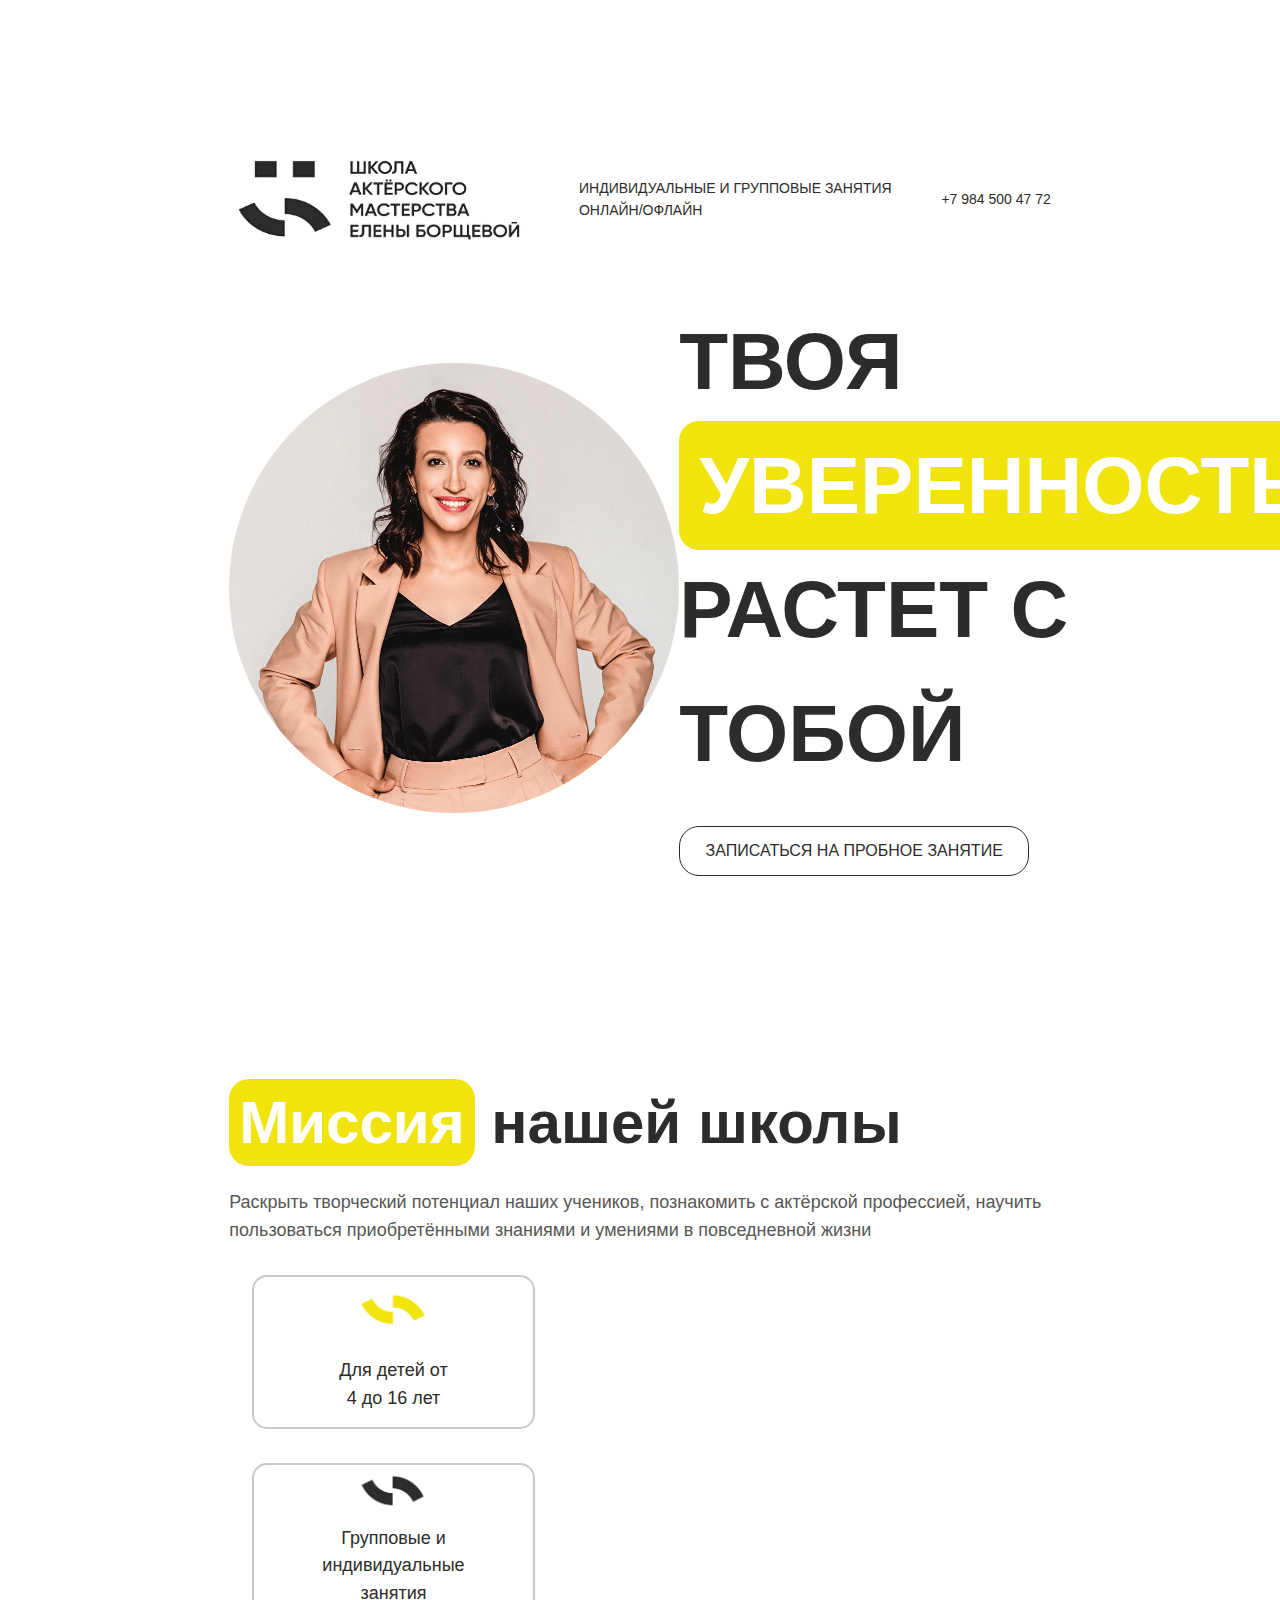
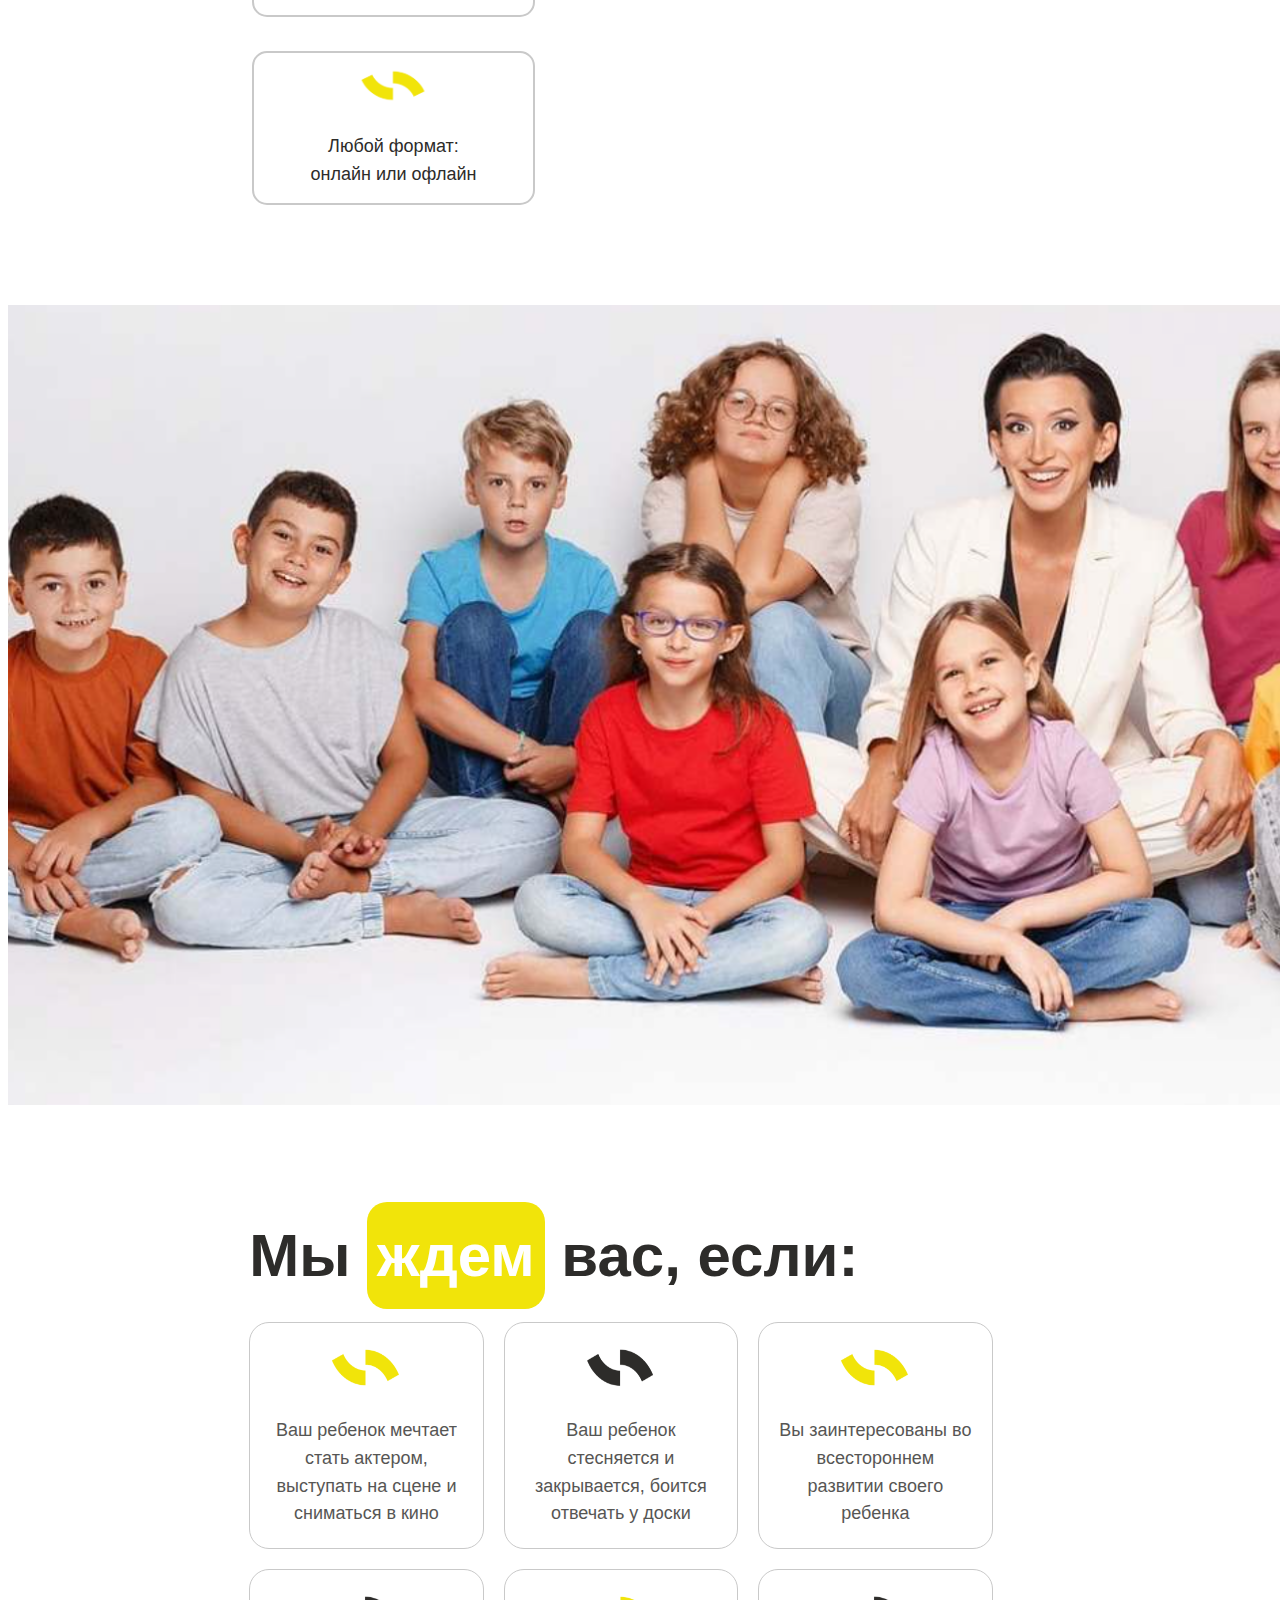
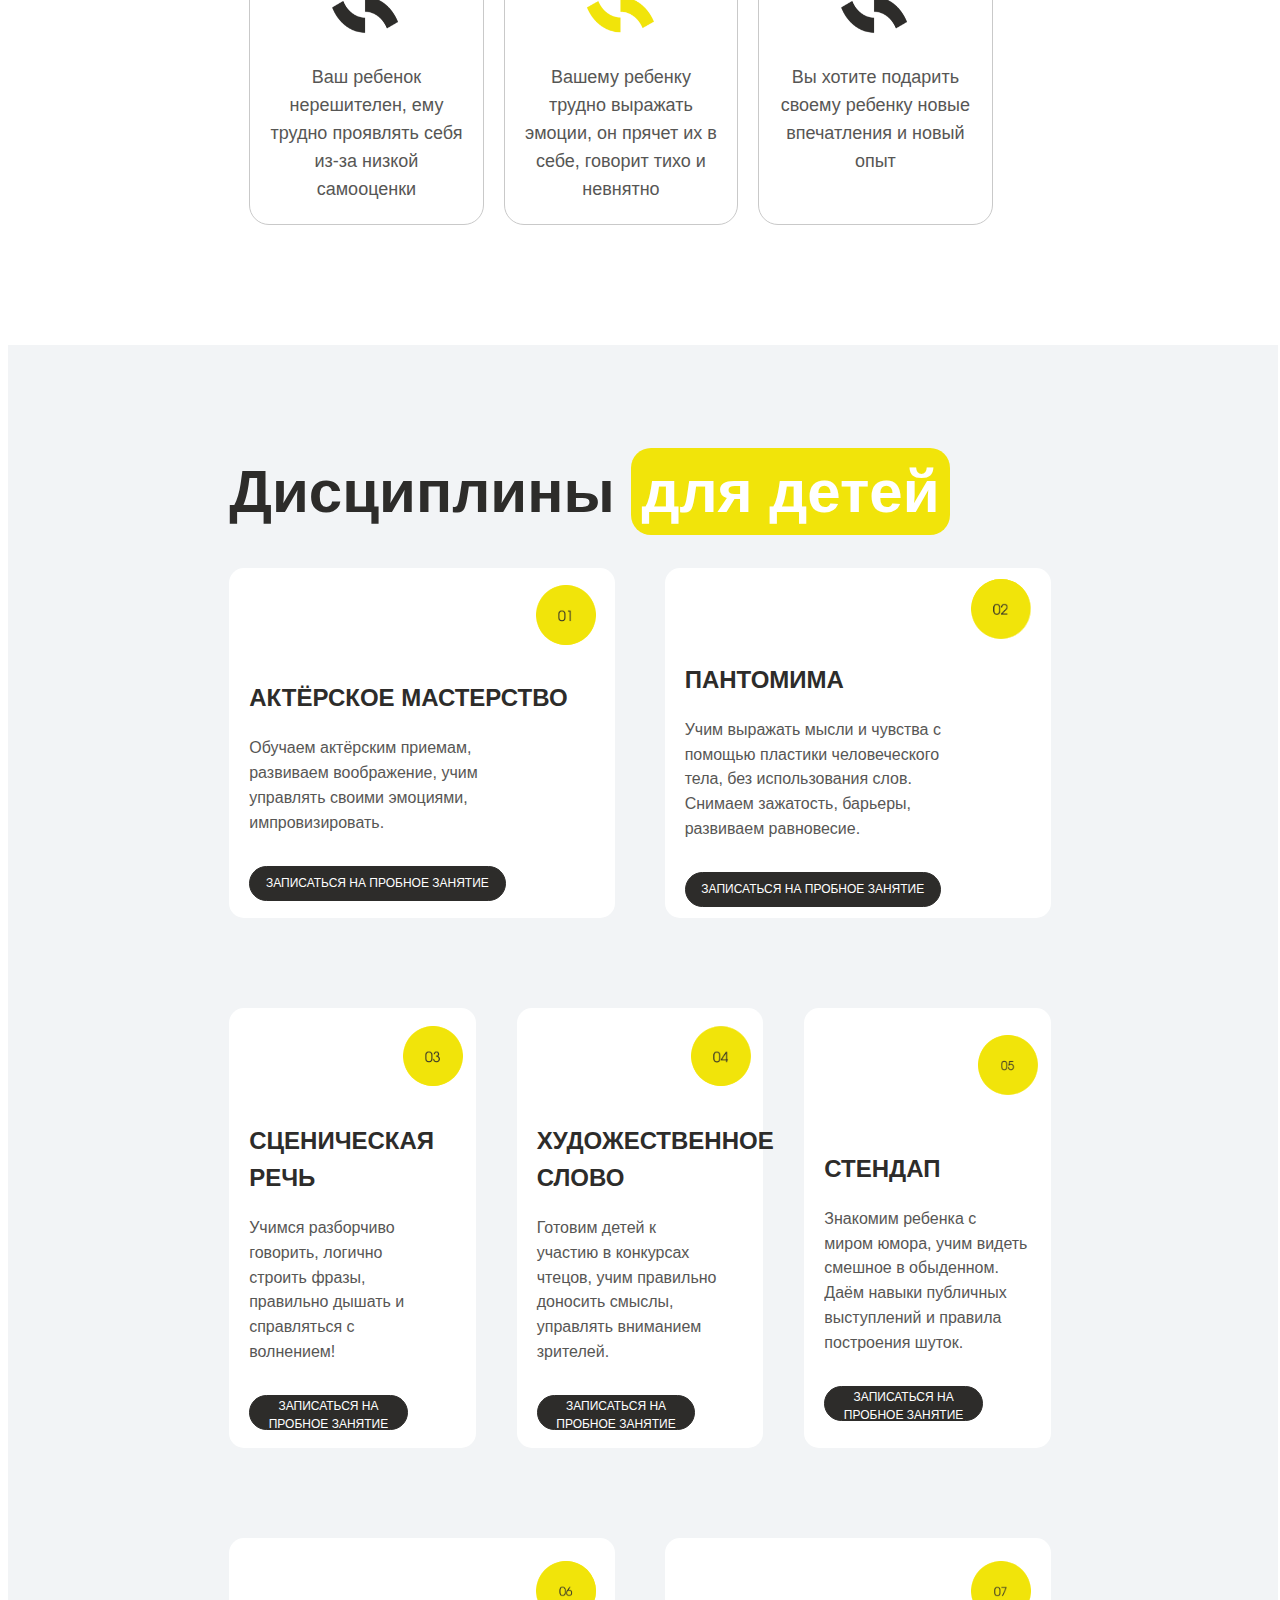
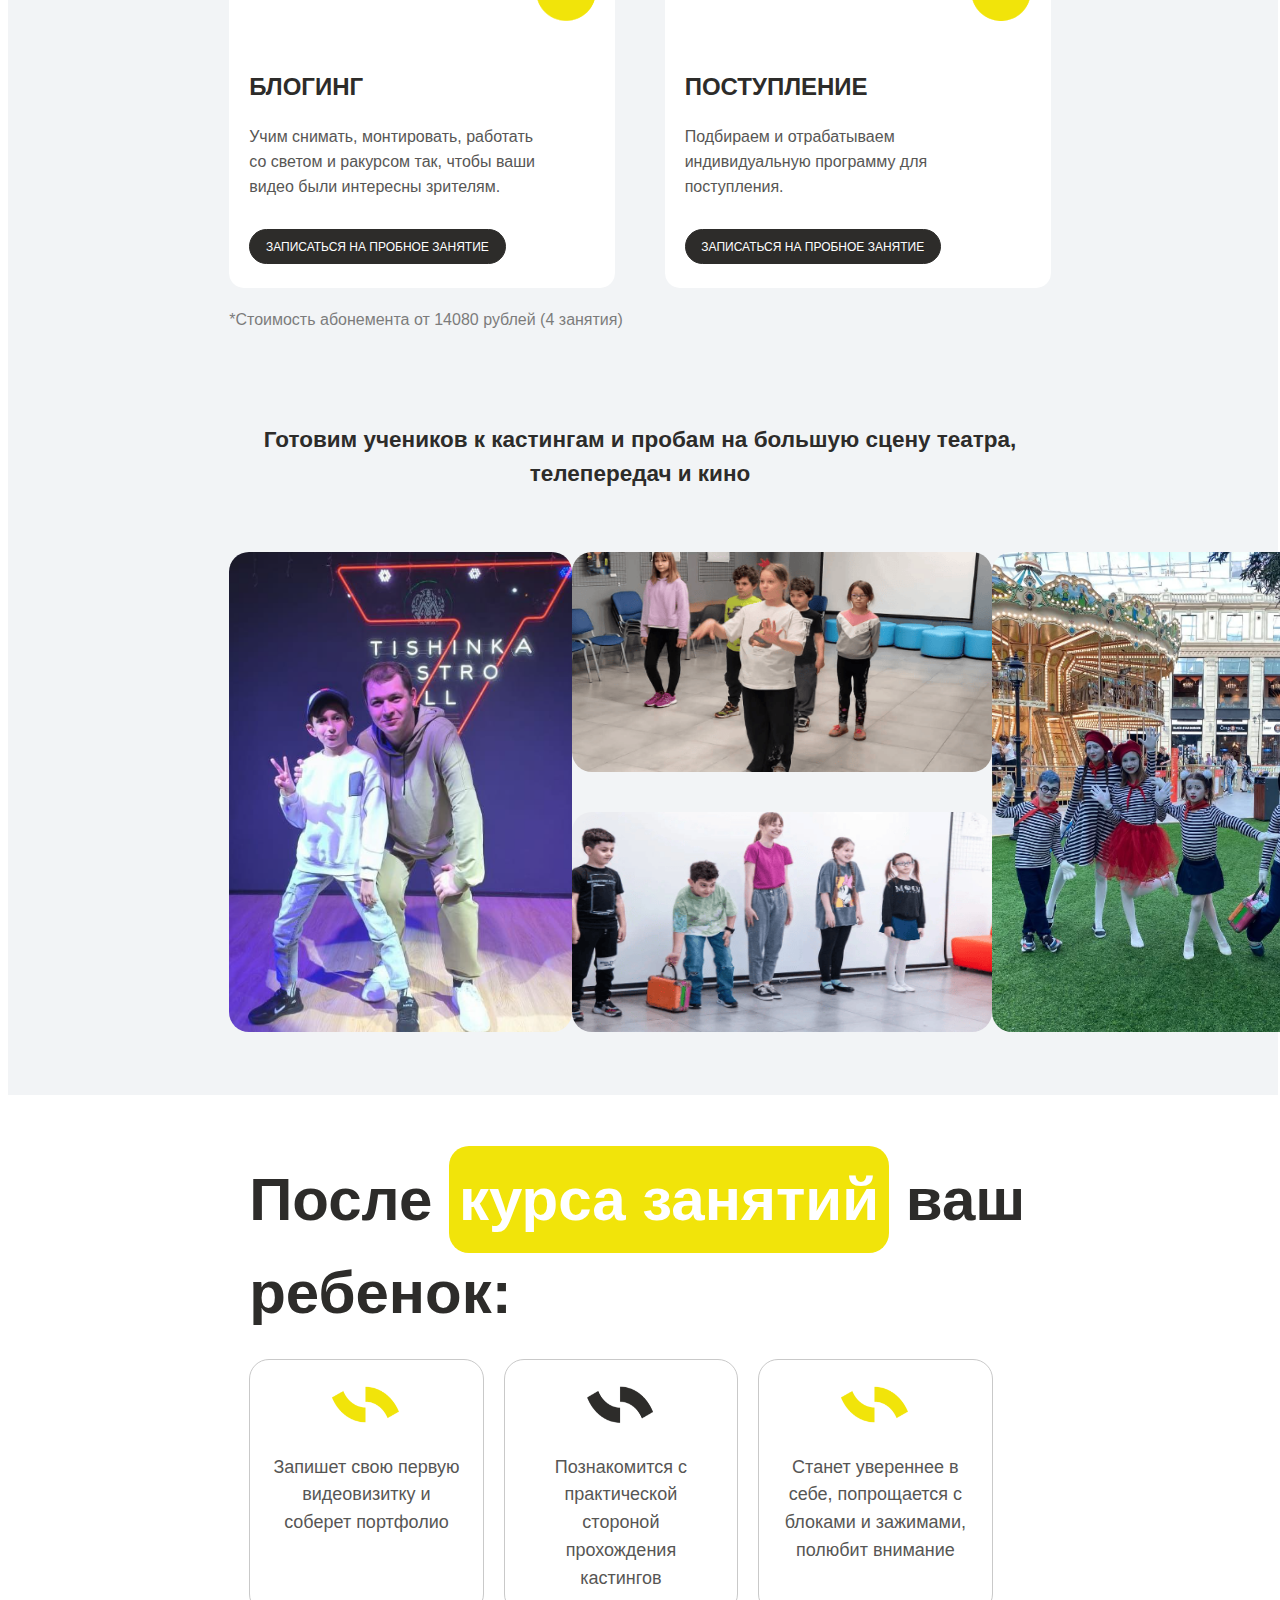
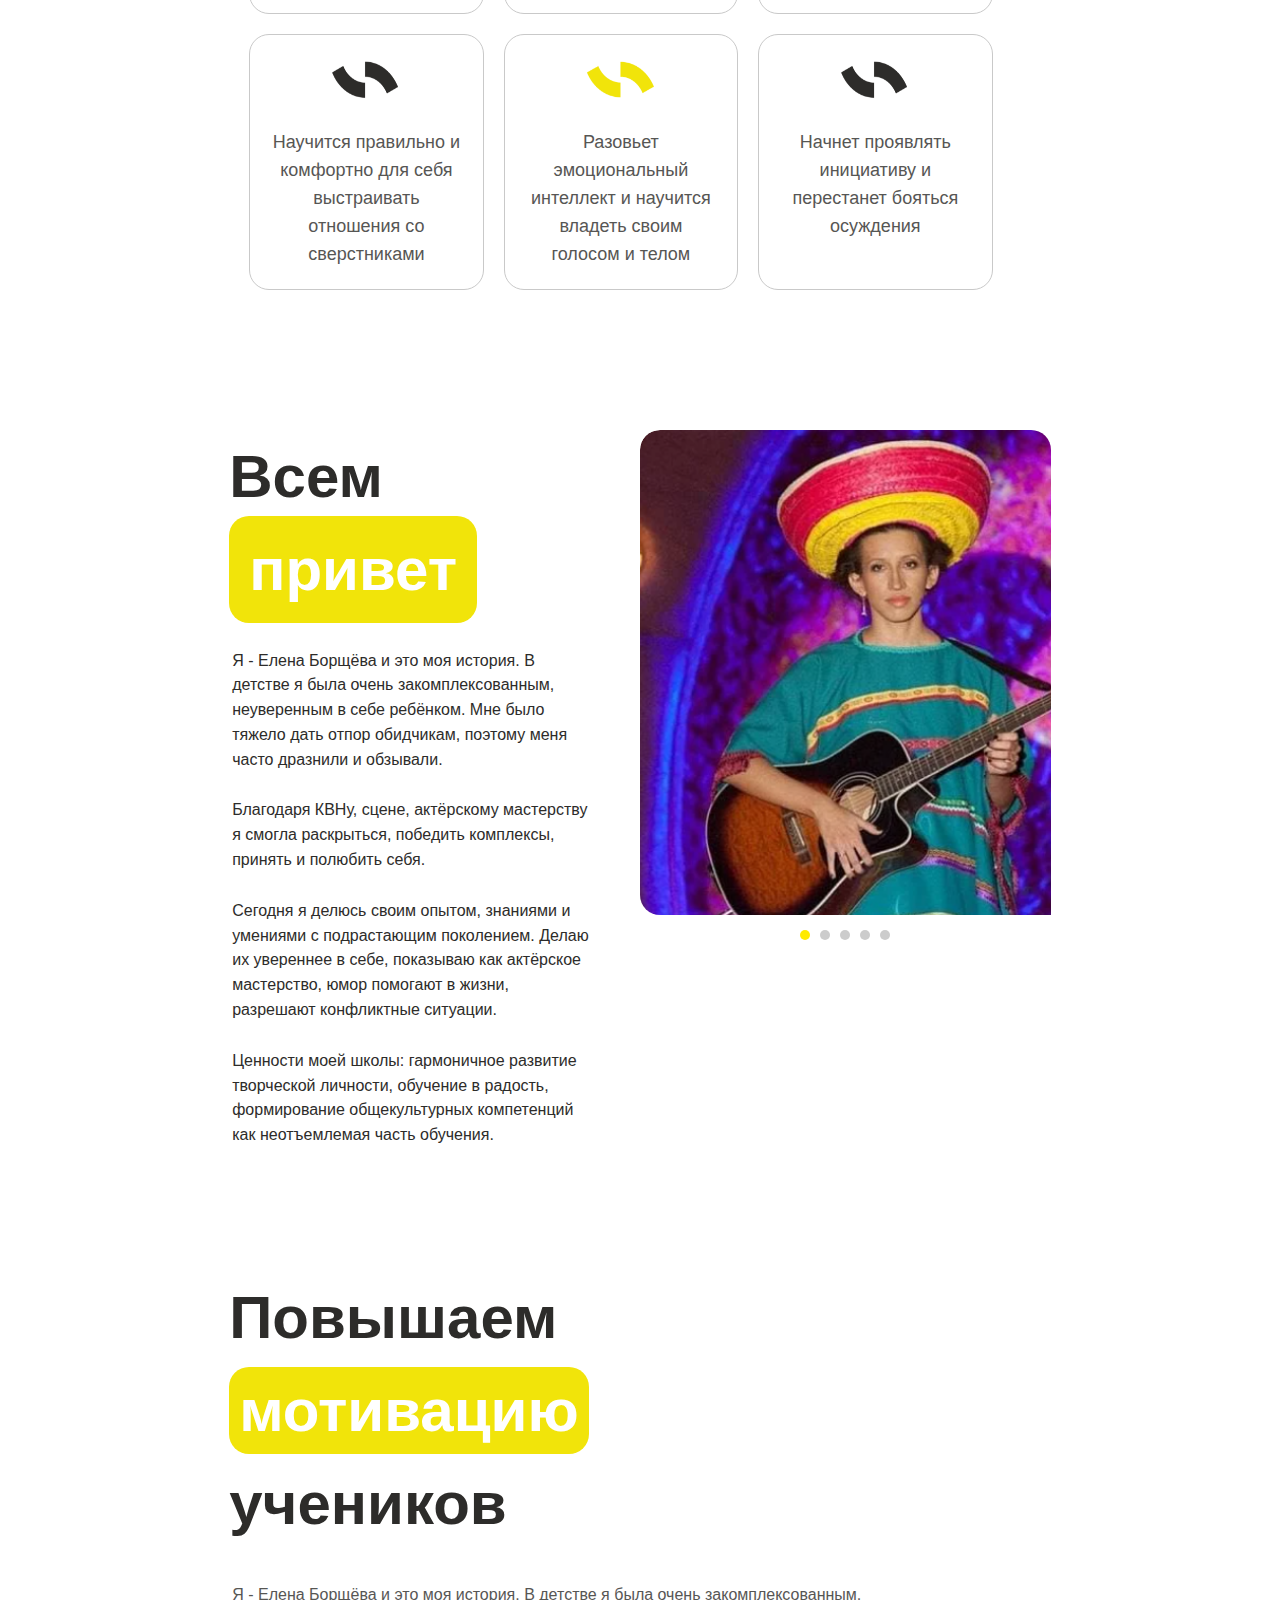
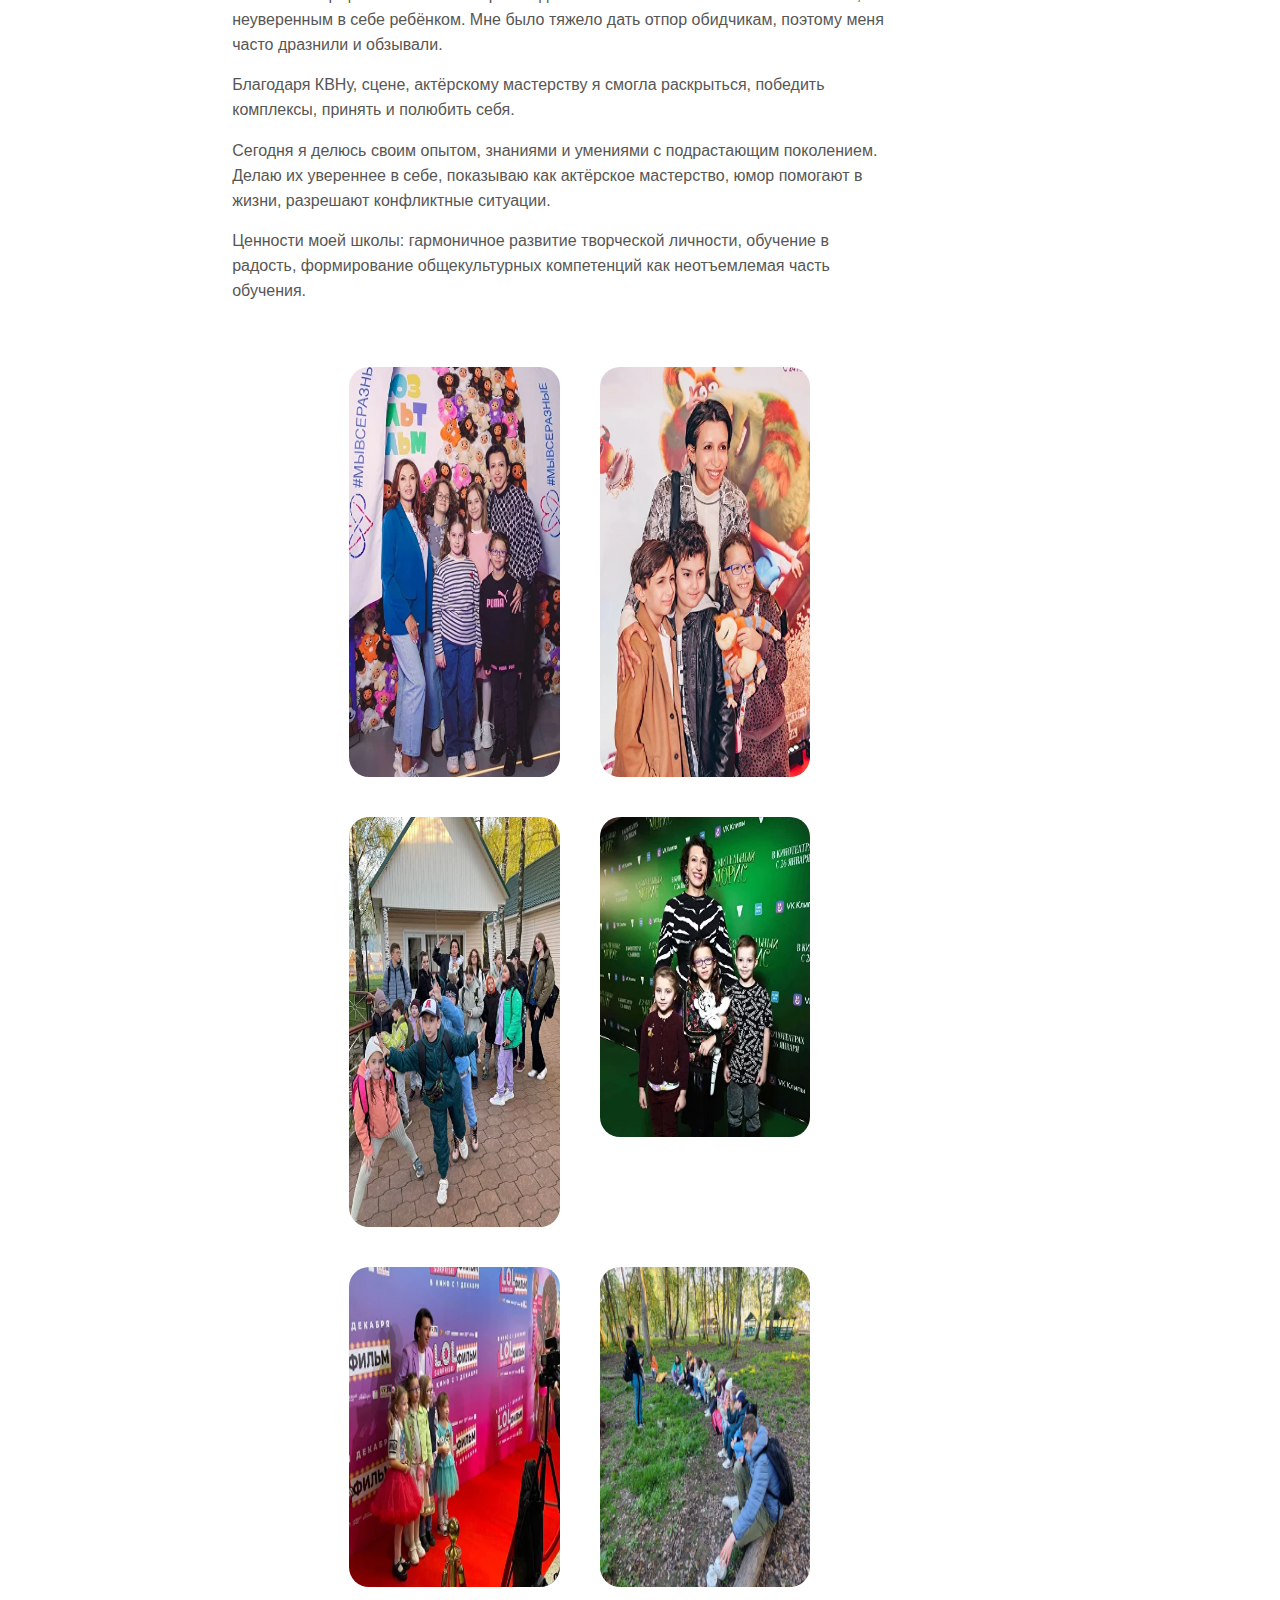
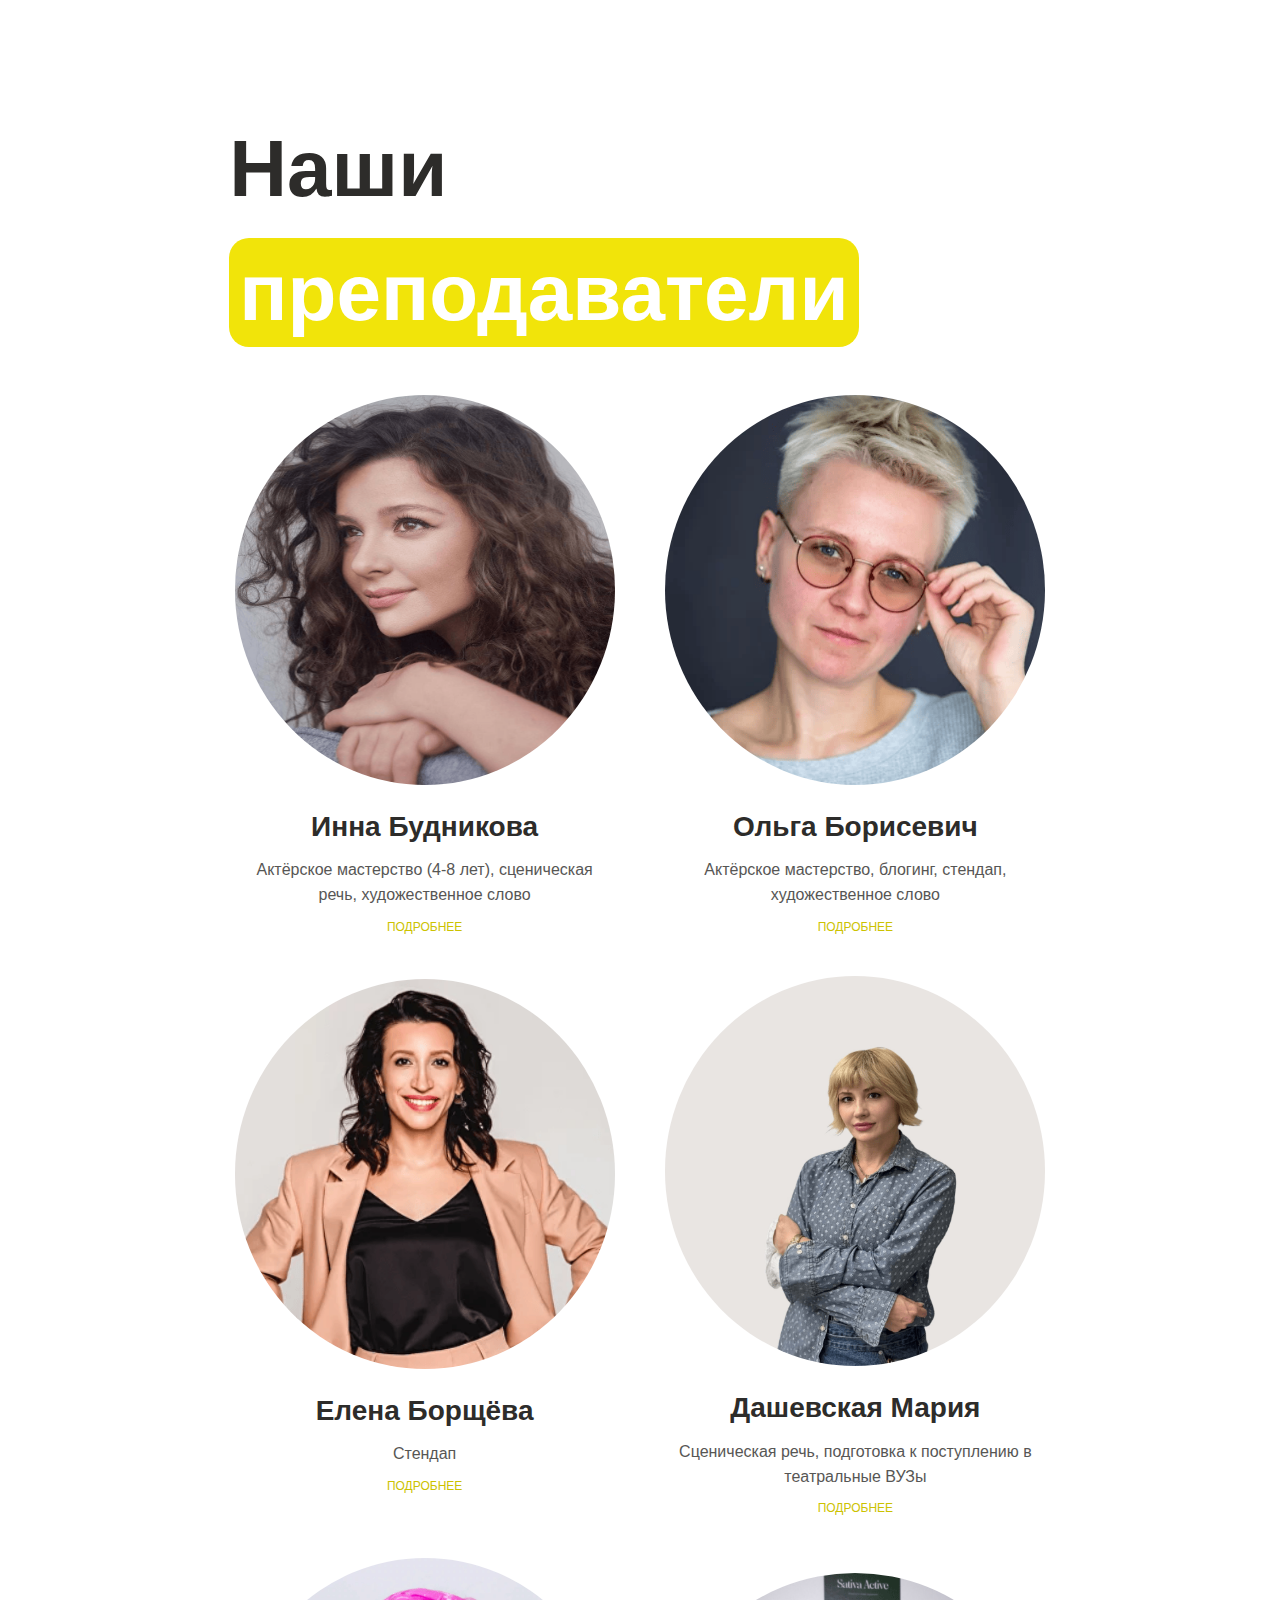
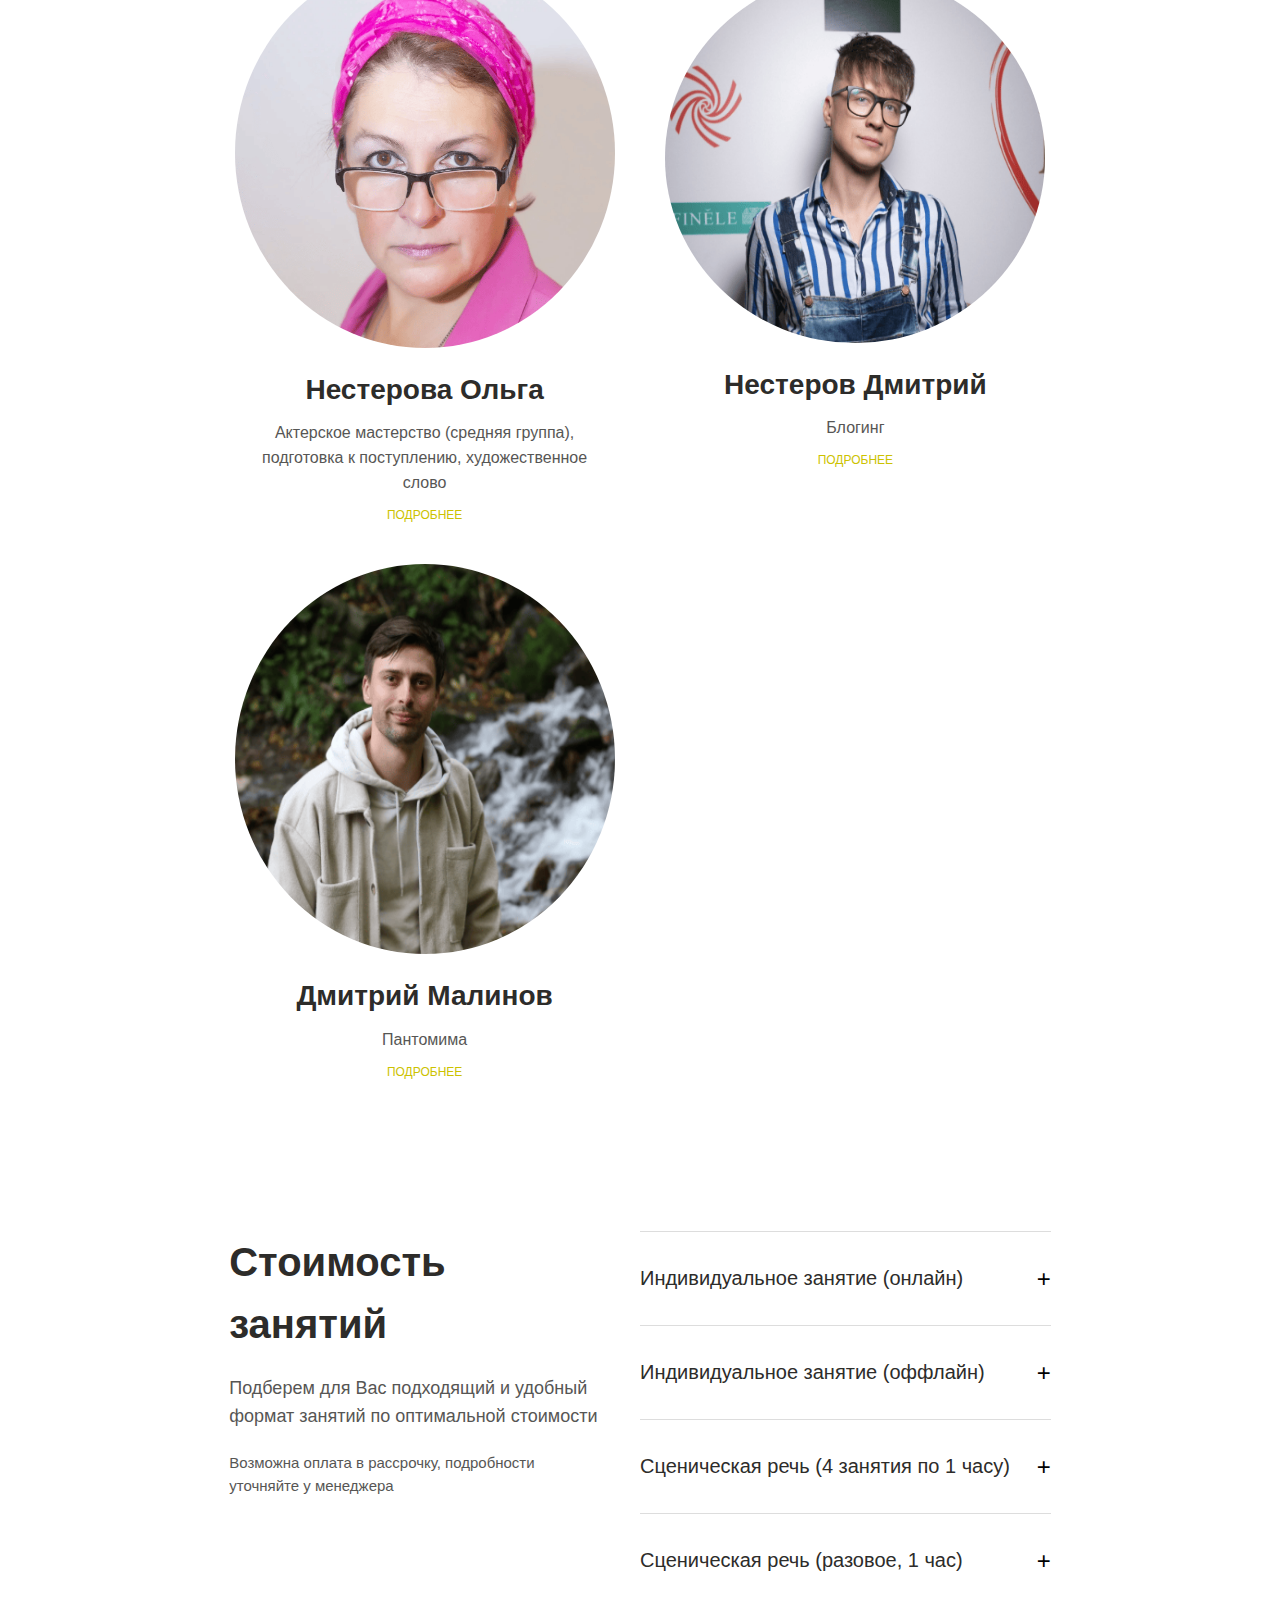
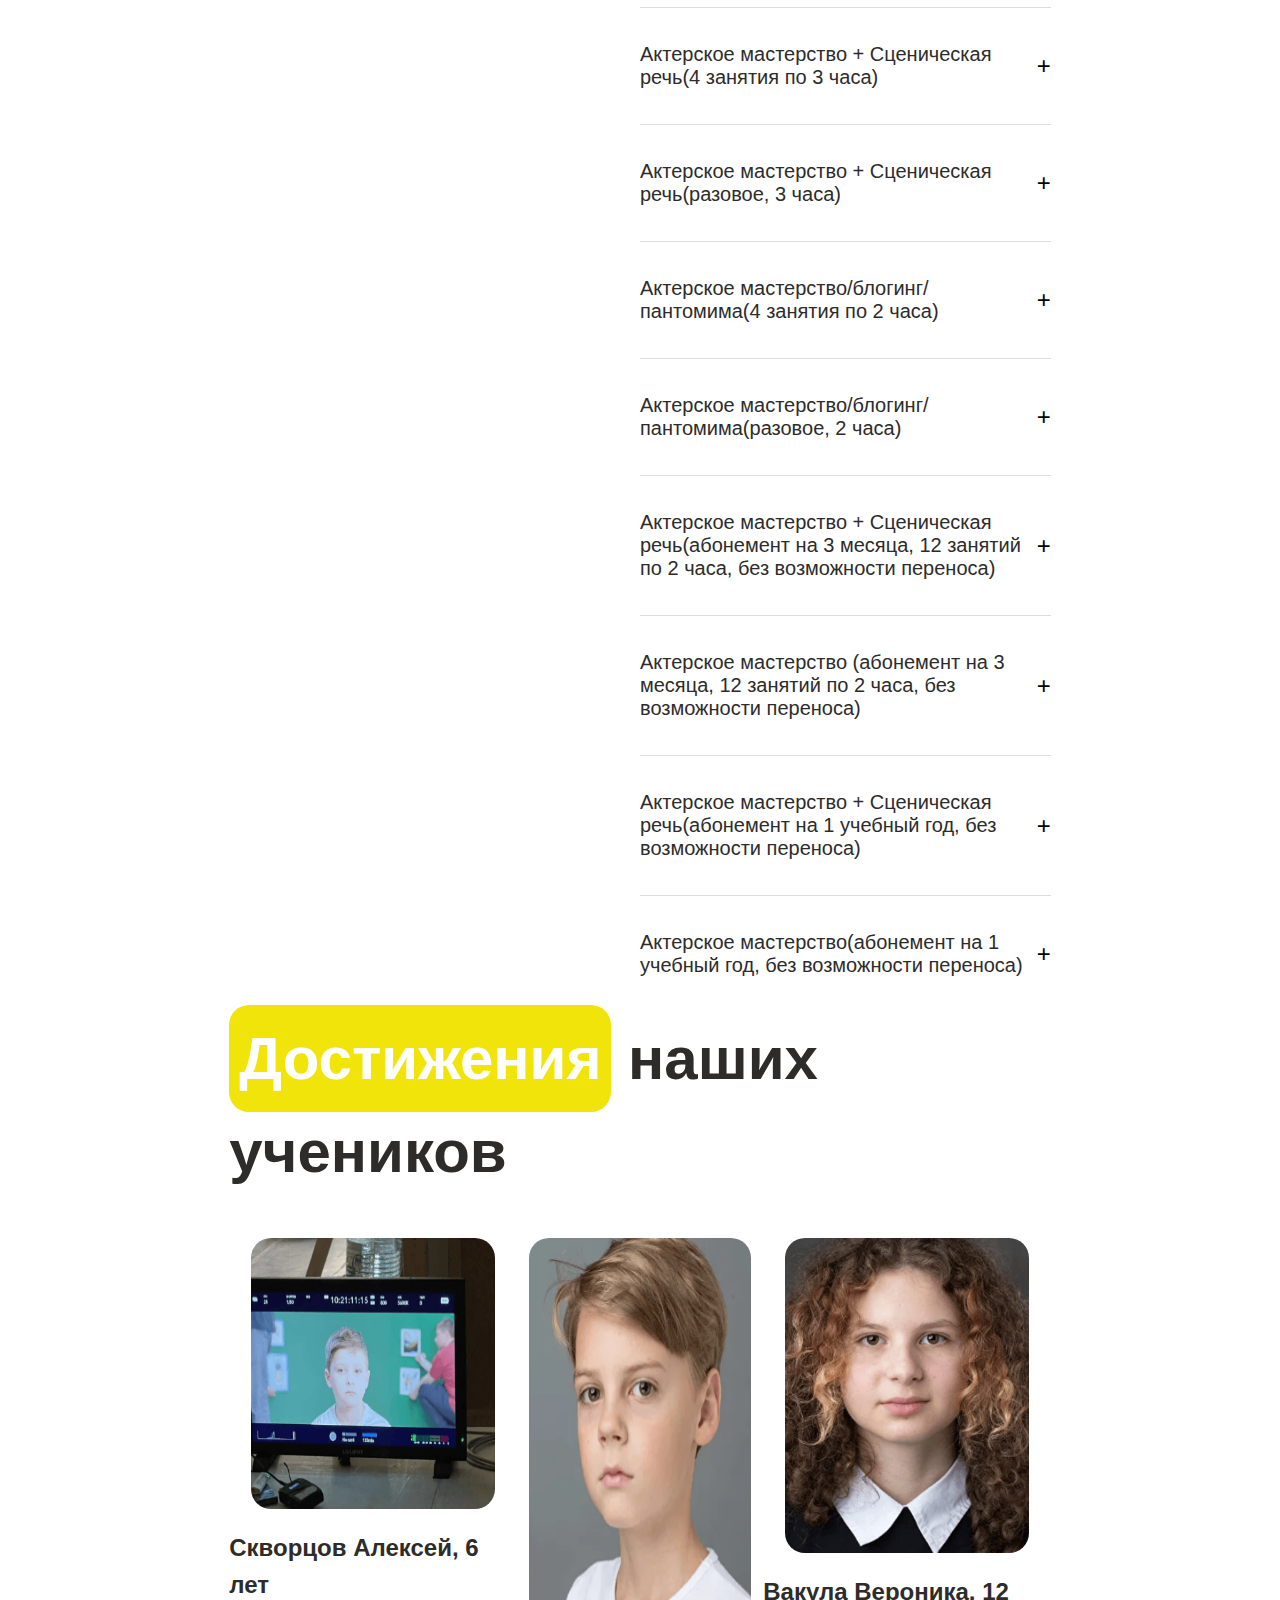
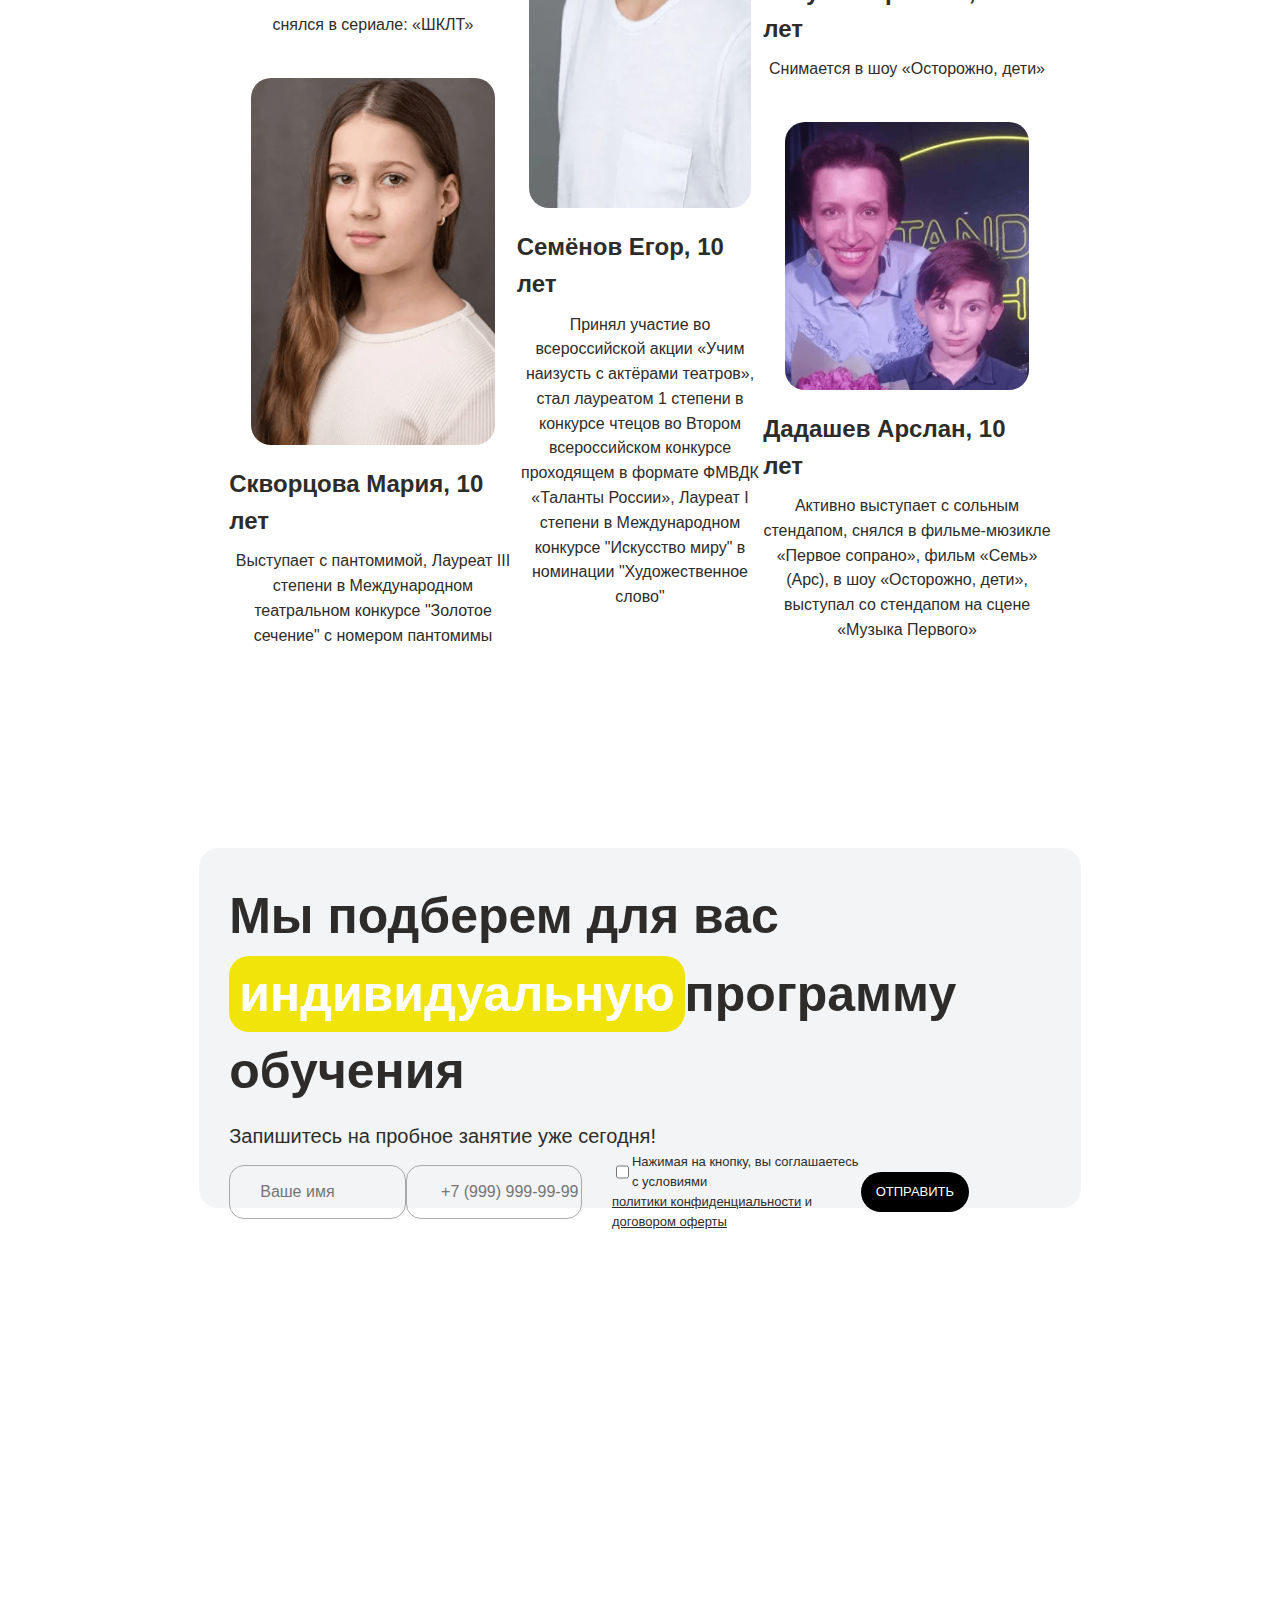
<file: School/index.html>
<!DOCTYPE html>
<html lang="en">
  <head>
    <meta charset="UTF-8" />
    <meta name="viewport" content="width=device-width, initial-scale=1.0" />
    <link href="https://fonts.cdnfonts.com/css/evolventa" rel="stylesheet" />
    <link rel="stylesheet" href="style.css" />
    <title>Школа актерского мастерства Елены Борщевой</title>
  </head>
  <body>
    <header class="header">
      <div class="header__info">
        <button class="header__info-logo"></button>
        <div>
          <p class="header__info-types">Индивидуальные и групповые занятия</p>
          <p class="header__info-types">онлайн/офлайн</p>
        </div>
        <p class="header__info-num">+7 984 500 47 72</p>
      </div>
      <div class="header__content">
        <img
          class="header__content-img"
          src="images/header__content-img.png"
          alt=""
        />
        <div class="header__content-info">
          <h1 class="header__content-info-title">
            Твоя <br />
            <span class="header__content-info-title-span">уверенность</span
            ><br />
            Растет с тобой
          </h1>
          <button class="header__content-info-button">
            ЗАПИСАТЬСЯ НА ПРОБНОЕ ЗАНЯТИЕ
          </button>
        </div>
      </div>
    </header>
    <div class="mission">
      <h2 class="mission__title">
        <span class="mission__title-span">Миссия</span> нашей школы
      </h2>
      <p class="mission-description">
        Раскрыть творческий потенциал наших учеников, познакомить с актёрской
        профессией, научить пользоваться приобретёнными знаниями и умениями в
        повседневной жизни
      </p>
      <div class="mission-content">
        <div class="mission-content-cards-container">
          <div class="mission-content-card">
            <img
              class="mission-content-card-img"
              src="images/mission-content-card-img.png"
              alt=""
            />
            <p class="mission-content-card-p">Для детей от 4 до 16 лет</p>
          </div>
          <div class="mission-content-card">
            <img
              class="mission-content-card-img"
              src="images/mission-content-card-img(2).png"
              alt=""
            />
            <p class="mission-content-card-p" id="group__lessons-p">
              Групповые и индивидуальные занятия
            </p>
          </div>
          <div class="mission-content-card">
            <img
              class="mission-content-card-img"
              src="images/mission-content-card-img.png"
              alt=""
            />
            <p class="mission-content-card-p" id="format-p">
              Любой формат: онлайн или офлайн
            </p>
          </div>
        </div>
        <div class="mission-content-video">
          <iframe
            class="youtube"
            width="580px"
            height="532px"
            src="https://www.youtube.com/embed/TADQm8BgvSU"
            title="Школа актерского мастерства Елены Борщевой ❤️"
            frameborder="0"
            allow="accelerometer; autoplay; clipboard-write; encrypted-media; gyroscope; picture-in-picture; web-share"
            referrerpolicy="strict-origin-when-cross-origin"
            allowfullscreen
          ></iframe>
        </div>
      </div>
    </div>
    <div class="cover">
      <img class="cover-img" src="images/cover-img.png" alt="" />
    </div>
    <div class="reasons">
      <h2 class="reasons__title">
        Мы <span class="reasons__title-span">ждем</span> вас, если:
      </h2>
      <div class="reasons-grid">
        <div class="reason-card">
          <img
            class="reason-card-img"
            src="images/mission-content-card-img.png"
            alt=""
          />
          <p>
            Ваш ребенок мечтает стать актером, выступать на сцене и сниматься в
            кино
          </p>
        </div>
        <div class="reason-card">
          <img
            class="reason-card-img"
            src="images/mission-content-card-img(2).png"
            alt=""
            aria-hidden="true"
          />
          <p>Ваш ребенок стесняется и закрывается, боится отвечать у доски</p>
        </div>
        <div class="reason-card">
          <img
            class="reason-card-img"
            src="images/mission-content-card-img.png"
            alt=""
          />
          <p>Вы заинтересованы во всестороннем развитии своего ребенка</p>
        </div>
        <div class="reason-card">
          <img
            class="reason-card-img"
            src="images/mission-content-card-img(2).png"
            alt=""
            aria-hidden="true"
          />
          <p>
            Ваш ребенок нерешителен, ему трудно проявлять себя из-за низкой
            самооценки
          </p>
        </div>
        <div class="reason-card">
          <img
            class="reason-card-img"
            src="images/mission-content-card-img.png"
            alt=""
          />
          <p>
            Вашему ребенку трудно выражать эмоции, он прячет их в себе, говорит
            тихо и невнятно
          </p>
        </div>
        <div class="reason-card">
          <img
            class="reason-card-img"
            src="images/mission-content-card-img(2).png"
            alt=""
            aria-hidden="true"
          />
          <p>
            Вы хотите подарить своему ребенку новые впечатления и новый опыт
          </p>
        </div>
      </div>
    </div>
    <div class="disciplines__bg"></div>
    <div class="disciplines">
      <h2 class="disciplines__title">
        Дисциплины <span class="disciplines__title-span">для детей</span>
      </h2>

      <div class="disciplines-grid">
        <div class="cards-container-1">
          <div class="discipline-card" id="card-number-1">
            <div class="card-number-container">
              <img class="card-number" src="images/card-number(1).png" alt="" />
            </div>
            <div class="card__info">
              <h3>Актёрское мастерство</h3>
              <p>
                Обучаем актёрским приемам, развиваем воображение, учим управлять
                своими эмоциями, импровизировать.
              </p>
              <button class="signup-button">
                Записаться на пробное занятие
              </button>
            </div>
          </div>
          <div class="discipline-card" id="card-number-1">
            <div class="card-number-container">
              <img class="card-number" src="images/card-number(2).png" alt="" />
            </div>
            <div class="card__info">
              <h3>Пантомима</h3>
              <p>
                Учим выражать мысли и чувства с помощью пластики человеческого
                тела, без использования слов. Снимаем зажатость, барьеры,
                развиваем равновесие.
              </p>
              <button class="signup-button">
                Записаться на пробное занятие
              </button>
            </div>
          </div>
        </div>
        <div class="cards-container-2">
          <div class="discipline-card" id="card-number-2">
            <div class="card-number-container">
              <img class="card-number" src="images/card-number(3).png" alt="" />
            </div>
            <div class="card__info">
              <h3>сценическая речь</h3>
              <p>
                Учимся разборчиво говорить, логично строить фразы, правильно
                дышать и справляться с волнением!
              </p>
              <button class="signup-button">
                Записаться на пробное занятие
              </button>
            </div>
          </div>
          <div class="discipline-card" id="card-number-2">
            <div class="card-number-container">
              <img class="card-number" src="images/card-number(4).png" alt="" />
            </div>
            <div class="card__info">
              <h3>художественное слово</h3>
              <p>
                Готовим детей к участию в конкурсах чтецов, учим правильно
                доносить смыслы, управлять вниманием зрителей.
              </p>
              <button class="signup-button">
                Записаться на пробное занятие
              </button>
            </div>
          </div>
          <div class="discipline-card" id="card-number-2">
            <div class="card-number-container">
              <img class="card-number" src="images/card-number(5).png" alt="" />
            </div>
            <div class="card__info">
              <h3>стендап</h3>
              <p id="text">
                Знакомим ребенка с миром юмора, учим видеть смешное в обыденном.
                Даём навыки публичных выступлений и правила построения шуток.
              </p>
              <button class="signup-button">
                Записаться на пробное занятие
              </button>
            </div>
          </div>
        </div>
        <div class="cards-container-3">
          <div class="discipline-card" id="card-number-1">
            <div class="card-number-container">
              <img class="card-number" src="images/card-number(6).png" alt="" />
            </div>
            <div class="card__info">
              <h3>Блогинг</h3>
              <p>
                Учим снимать, монтировать, работать со светом и ракурсом так,
                чтобы ваши видео были интересны зрителям.
              </p>
              <button class="signup-button">
                Записаться на пробное занятие
              </button>
            </div>
          </div>
          <div class="discipline-card" id="card-number-1">
            <div class="card-number-container">
              <img class="card-number" src="images/card-number(7).png" alt="" />
            </div>
            <div class="card__info">
              <h3>Поступление</h3>
              <p>
                Подбираем и отрабатываем индивидуальную программу для
                поступления.
              </p>
              <button class="signup-button">
                Записаться на пробное занятие
              </button>
            </div>
          </div>
        </div>
      </div>
      <p class="disciplines-caption">
        *Стоимость абонемента от 14080 рублей (4 занятия)
      </p>
    </div>
    <div class="examples">
      <h2 class="examples-title">
        Готовим учеников к кастингам и пробам на большую сцену театра,
        телепередач и кино
      </h2>
      <div class="examples-container">
        <img class="examples-img-1" src="images/examples-img(1).png" alt="" />
        <div class="examples-block">
          <img class="examples-img-2" src="images/examples-img(2).png" alt="" />
          <img class="examples-img-3" src="images/examples-img(3).png" alt="" />
        </div>
        <img class="examples-img-4" src="images/examples-img(4).png" alt="" />
      </div>
    </div>
    <div class="results">
      <h2 class="reasons__title">
        После <span class="reasons__title-span">курса занятий</span> ваш
        ребенок:
      </h2>
      <div class="reasons-grid">
        <div class="reason-card">
          <img
            class="reason-card-img"
            src="images/mission-content-card-img.png"
            alt=""
          />
          <p>Запишет свою первую видеовизитку и соберет портфолио</p>
        </div>
        <div class="reason-card">
          <img
            class="reason-card-img"
            src="images/mission-content-card-img(2).png"
            alt=""
            aria-hidden="true"
          />
          <p>Познакомится с практической стороной прохождения кастингов</p>
        </div>
        <div class="reason-card">
          <img
            class="reason-card-img"
            src="images/mission-content-card-img.png"
            alt=""
          />
          <p>
            Станет увереннее в себе, попрощается с блоками и зажимами, полюбит
            внимание
          </p>
        </div>
        <div class="reason-card">
          <img
            class="reason-card-img"
            src="images/mission-content-card-img(2).png"
            alt=""
            aria-hidden="true"
          />
          <p>
            Научится правильно и комфортно для себя выстраивать отношения со
            сверстниками
          </p>
        </div>
        <div class="reason-card">
          <img
            class="reason-card-img"
            src="images/mission-content-card-img.png"
            alt=""
          />
          <p>
            Разовьет эмоциональный интеллект и научится владеть своим голосом и
            телом
          </p>
        </div>
        <div class="reason-card">
          <img
            class="reason-card-img"
            src="images/mission-content-card-img(2).png"
            alt=""
            aria-hidden="true"
          />
          <p>Начнет проявлять инициативу и перестанет бояться осуждения</p>
        </div>
      </div>
    </div>
    <div class="introduction">
      <div class="introduction__text">
        <h2 class="introduction__text-title">
          Всем <span class="introduction__text-title-span">привет</span>
        </h2>
        <ul class="introduction-text-list">
          <li class="introduction-text-list-item">
            Я - Елена Борщёва и это моя история. В детстве я была очень
            закомплексованным, неуверенным в себе ребёнком. Мне было тяжело дать
            отпор обидчикам, поэтому меня часто дразнили и обзывали.
          </li>
          <li class="introduction-text-list-item">
            Благодаря КВНу, сцене, актёрскому мастерству я смогла раскрыться,
            победить комплексы, принять и полюбить себя.
          </li>
          <li class="introduction-text-list-item">
            Сегодня я делюсь своим опытом, знаниями и умениями с подрастающим
            поколением. Делаю их увереннее в себе, показываю как актёрское
            мастерство, юмор помогают в жизни, разрешают конфликтные ситуации.
          </li>
          <li class="introduction-text-list-item">
            Ценности моей школы: гармоничное развитие творческой личности,
            обучение в радость, формирование общекультурных компетенций как
            неотъемлемая часть обучения.
          </li>
        </ul>
      </div>
      <div class="image-carousel">
        <div class="carousel-wrapper">
          <img
            src="images/carousel-image-1.png"
            alt="Image 1"
            class="carousel-image"
          />
          <img
            src="images/carousel-image-2.png"
            alt="Image 2"
            class="carousel-image"
          />
          <img
            src="images/carousel-image-3.png"
            alt="Image 3"
            class="carousel-image"
          />
          <img
            src="images/carousel-image-4.png"
            alt="Image 4"
            class="carousel-image"
          />
          <img
            src="images/carousel-image-5.png"
            alt="Image 5"
            class="carousel-image"
          />
        </div>
        <div class="carousel-dots">
          <span class="dot active"></span>
          <span class="dot"></span>
          <span class="dot"></span>
          <span class="dot"></span>
          <span class="dot"></span>
        </div>
      </div>
    </div>
    <div class="motivation">
      <h2 class="motivation__title">
        Повышаем <span class="motivation__title-span">мотивацию</span> учеников
      </h2>
      <ul class="motivation-text-list">
        <li class="motivation-text-list-item">
          Я - Елена Борщёва и это моя история. В детстве я была очень
          закомплексованным, неуверенным в себе ребёнком. Мне было тяжело дать
          отпор обидчикам, поэтому меня часто дразнили и обзывали.
        </li>
        <li class="motivation-text-list-item">
          Благодаря КВНу, сцене, актёрскому мастерству я смогла раскрыться,
          победить комплексы, принять и полюбить себя.
        </li>
        <li class="motivation-text-list-item">
          Сегодня я делюсь своим опытом, знаниями и умениями с подрастающим
          поколением. Делаю их увереннее в себе, показываю как актёрское
          мастерство, юмор помогают в жизни, разрешают конфликтные ситуации.
        </li>
        <li class="motivation-text-list-item">
          Ценности моей школы: гармоничное развитие творческой личности,
          обучение в радость, формирование общекультурных компетенций как
          неотъемлемая часть обучения.
        </li>
      </ul>
      <div class="motivation__grid">
        <img
          class="motivation__grid-img"
          src="images/motivation__grid-img-1.png"
          alt=""
        />
        <img
          class="motivation__grid-img"
          src="images/motivation__grid-img-2.png"
          alt=""
        />
        <img
          class="motivation__grid-img"
          src="images/motivation__grid-img-4.png"
          alt=""
        />
        <img
          class="motivation__grid-img"
          id="motivation__grid-img-type-2"
          src="images/motivation__grid-img-3.png"
          alt=""
        />
        <img
          class="motivation__grid-img"
          id="motivation__grid-img-type-2"
          src="images/motivation__grid-img-5.png"
          alt=""
        />
        <img
          class="motivation__grid-img"
          id="motivation__grid-img-type-2"
          src="images/motivation__grid-img-6.png"
          alt=""
        />
      </div>
    </div>
    <div class="teachers">
      <h2 class="teachers__title">
        Наши <span class="teachers__title-span">преподаватели</span>
      </h2>
      <div class="teachers__cards-container">
        <div class="teaceh__card">
          <img
            class="teaceh__card-img"
            src="images/teaceh__card-img-1.png"
            alt=""
          />
          <h2 class="teaceh__card-title">Инна Будникова</h2>
          <p class="teaceh__card-caption">
            Актёрское мастерство (4-8 лет), сценическая речь, художественное
            слово
          </p>
          <a class="teaceh__card-link" href="">ПОДРОБНЕЕ</a>
        </div>
        <div class="teaceh__card">
          <img
            class="teaceh__card-img"
            src="images/teaceh__card-img-2.png"
            alt=""
          />
          <h2 class="teaceh__card-title">Ольга Борисевич</h2>
          <p class="teaceh__card-caption">
            Актёрское мастерство, блогинг, стендап, художественное слово
          </p>
          <a class="teaceh__card-link" href="">ПОДРОБНЕЕ</a>
        </div>
        <div class="teaceh__card" id="card__ElenaBorj">
          <img
            class="teaceh__card-img"
            src="images/teaceh__card-img-3.png"
            alt=""
          />
          <h2 class="teaceh__card-title">Елена Борщёва</h2>
          <p class="teaceh__card-caption">Стендап</p>
          <a class="teaceh__card-link" href="">ПОДРОБНЕЕ</a>
        </div>
        <div class="teaceh__card">
          <img
            class="teaceh__card-img"
            src="images/teaceh__card-img-4.png"
            alt=""
          />
          <h2 class="teaceh__card-title">Дашевская Мария</h2>
          <p class="teaceh__card-caption">
            Сценическая речь, подготовка к поступлению в театральные ВУЗы
          </p>
          <a class="teaceh__card-link" href="">ПОДРОБНЕЕ</a>
        </div>
        <div class="teaceh__card">
          <img
            class="teaceh__card-img"
            src="images/teaceh__card-img-5.png"
            alt=""
          />
          <h2 class="teaceh__card-title">Нестерова Ольга</h2>
          <p class="teaceh__card-caption">
            Актерское мастерство (средняя группа), подготовка к поступлению,
            художественное слово
          </p>
          <a class="teaceh__card-link" href="">ПОДРОБНЕЕ</a>
        </div>
        <div class="teaceh__card" id="card__dmitryNest">
          <img
            class="teaceh__card-img"
            src="images/teaceh__card-img-6.png"
            alt=""
          />
          <h2 class="teaceh__card-title">Нестеров Дмитрий</h2>
          <p class="teaceh__card-caption">Блогинг</p>
          <a class="teaceh__card-link" href="">ПОДРОБНЕЕ</a>
        </div>
        <div class="teaceh__card">
          <img
            class="teaceh__card-img"
            src="images/teaceh__card-img-7.png"
            alt=""
          />
          <h2 class="teaceh__card-title">Дмитрий Малинов</h2>
          <p class="teaceh__card-caption">Пантомима</p>
          <a class="teaceh__card-link" href="">ПОДРОБНЕЕ</a>
        </div>
      </div>
    </div>
    <div class="costs">
      <div class="costs__text">
        <h2 class="costs__text-title">Стоимость занятий</h2>
        <p class="costs__text-p">
          Подберем для Вас подходящий и удобный формат занятий по оптимальной
          стоимости
        </p>
        <p class="costs__text-p2">
          Возможна оплата в рассрочку, подробности уточняйте у менеджера
        </p>
      </div>
      <div class="costs__variants">
        <div class="price-item">
          <div class="price-header">
            <h3>Индивидуальное занятие (онлайн)</h3>
            <button class="toggle-button">+</button>
          </div>
          <div class="price-details">
            <p>3 300 р</p>
          </div>
        </div>

        <div class="price-item">
          <div class="price-header">
            <h3>Индивидуальное занятие (оффлайн)</h3>
            <button class="toggle-button">+</button>
          </div>
          <div class="price-details">
            <p>4 400 р</p>
          </div>
        </div>

        <div class="price-item">
          <div class="price-header">
            <h3>Сценическая речь (4 занятия по 1 часу)</h3>
            <button class="toggle-button">+</button>
          </div>
          <div class="price-details">
            <p>6 600 р</p>
          </div>
        </div>
        <div class="price-item">
          <div class="price-header">
            <h3>Сценическая речь (разовое, 1 час)</h3>
            <button class="toggle-button">+</button>
          </div>
          <div class="price-details">
            <p>1 980 р</p>
          </div>
        </div>
        <div class="price-item">
          <div class="price-header">
            <h3>
              Актерское мастерство + Сценическая речь(4 занятия по 3 часа)
            </h3>
            <button class="toggle-button">+</button>
          </div>
          <div class="price-details">
            <p>19 800 р</p>
          </div>
        </div>

        <div class="price-item">
          <div class="price-header">
            <h3>Актерское мастерство + Сценическая речь(разовое, 3 часа)</h3>
            <button class="toggle-button">+</button>
          </div>
          <div class="price-details">
            <p>5 500 р</p>
          </div>
        </div>

        <div class="price-item">
          <div class="price-header">
            <h3>Актерское мастерство/блогинг/пантомима(4 занятия по 2 часа)</h3>
            <button class="toggle-button">+</button>
          </div>
          <div class="price-details">
            <p>14 080 р</p>
          </div>
        </div>
        <div class="price-item">
          <div class="price-header">
            <h3>Актерское мастерство/блогинг/пантомима(разовое, 2 часа)</h3>
            <button class="toggle-button">+</button>
          </div>
          <div class="price-details">
            <p>4 000 р</p>
          </div>
        </div>
        <div class="price-item">
          <div class="price-header">
            <h3>
              Актерское мастерство + Сценическая речь(абонемент на 3 месяца, 12
              занятий по 2 часа, без возможности переноса)
            </h3>
            <button class="toggle-button">+</button>
          </div>
          <div class="price-details">
            <p>52 800 р</p>
            <p style="margin-top: 30px">
              Для вашего удобства рассчитали экономию: при покупке абонемента
              месячная стоимость будет 17 600 р
            </p>
          </div>
        </div>

        <div class="price-item">
          <div class="price-header">
            <h3>
              Актерское мастерство (абонемент на 3 месяца, 12 занятий по 2 часа,
              без возможности переноса)
            </h3>
            <button class="toggle-button">+</button>
          </div>
          <div class="price-details">
            <p>36 960 р</p>
            <p style="margin-top: 30px">
              Для вашего удобства рассчитали экономию: при покупке абонемента
              месячная стоимость будет 12 320 р
            </p>
          </div>
        </div>

        <div class="price-item">
          <div class="price-header">
            <h3>
              Актерское мастерство + Сценическая речь(абонемент на 1 учебный
              год, без возможности переноса)
            </h3>
            <button class="toggle-button">+</button>
          </div>
          <div class="price-details">
            <p>138 600 р</p>
            <p style="margin-top: 30px">
              Для вашего удобства рассчитали экономию: при покупке абонемента
              месячная стоимость будет 15 400 р
            </p>
          </div>
        </div>
        <div class="price-item">
          <div class="price-header">
            <h3>
              Актерское мастерство(абонемент на 1 учебный год, без возможности
              переноса)
            </h3>
            <button class="toggle-button">+</button>
          </div>
          <div class="price-details">
            <p>98 560р</p>
            <p style="margin-top: 30px">
              Для вашего удобства рассчитали экономию: при покупке абонемента
              месячная стоимость будет 10 951 р
            </p>
          </div>
        </div>
      </div>
    </div>
    <div class="achievements">
      <h2 class="achievements__title">
        <span class="achievements__title-span">Достижения</span> наших учеников
      </h2>
      <div class="achievements__cards-container">
        <div class="achievements__cards-first">
          <div class="achievements__cards-first-1">
            <img
              class="achievements__cards-first-1-img"
              src="images/achievements__cards-first-1-img.png"
              alt=""
            />
            <h3 class="achievements__cards-first-1-title">
              Скворцов Алексей, 6 лет
            </h3>
            <p class="achievements__cards-first-1-description">
              снялся в сериале: «ШКЛТ»
            </p>
          </div>
          <div class="achievements__cards-first-2">
            <img
              class="achievements__cards-first-2-img"
              src="images/achievements__cards-first-1-img2.png"
              alt=""
            />
            <h3 class="achievements__cards-first-1-title">
              Скворцова Мария, 10 лет
            </h3>
            <p class="achievements__cards-first-1-description">
              Выступает с пантомимой, Лауреат III степени в Международном
              театральном конкурсе "Золотое сечение" с номером пантомимы
            </p>
          </div>
        </div>
        <div class="achievements__cards-scnd">
          <div class="achievements__cards-scnd-1">
            <img
              class="achievements__cards-scnd-1-img"
              src="images/achievements__cards-scnd-1-img.png"
              alt=""
            />
            <h3 class="achievements__cards-scnd-1-title">
              Семёнов Егор, 10 лет
            </h3>
            <p class="achievements__cards-scnd-1-p">
              Принял участие во всероссийской акции «Учим наизусть с актёрами
              театров», стал лауреатом 1 степени в конкурсе чтецов во Втором
              всероссийском конкурсе проходящем в формате ФМВДК «Таланты
              России», Лауреат I степени в Международном конкурсе "Искусство
              миру" в номинации "Художественное слово"
            </p>
          </div>
        </div>
        <div class="achievements__cards-thrd">
          <div class="achievements__cards-thrd-1">
            <img
              class="achievements__cards-thrd-1-img"
              src="images/achievements__cards-thrd-1-img.png"
              alt=""
            />
            <h3 class="achievements__cards-thrd-1-title">
              Вакула Вероника, 12 лет
            </h3>
            <p class="achievements__cards-thrd-1-p">
              Снимается в шоу «Осторожно, дети»
            </p>
          </div>
          <div class="achievements__cards-thrd-2">
            <img
              class="achievements__cards-thrd-2-img"
              src="images/achievements__cards-thrd-2-img.png"
              alt=""
            />
            <h3 class="achievements__cards-thrd-1-title">
              Дадашев Арслан, 10 лет
            </h3>
            <p class="achievements__cards-thrd-1-p">
              Активно выступает с сольным стендапом, снялся в фильме-мюзикле
              «Первое сопрано», фильм «Семь» (Арс), в шоу «Осторожно, дети»,
              выступал со стендапом на сцене «Музыка Первого»
            </p>
          </div>
        </div>
      </div>
    </div>
    <div class="form">
      <div>
        <h2 class="form__title">
          Мы подберем для вас
          <span class="form__title-span"> индивидуальную</span>программу
          обучения
        </h2>
        <p class="form-p">Запишитесь на пробное занятие уже сегодня!</p>
      </div>
      <div class="form__inputs">
        <input
          class="form__input-name"
          id="name"
          placeholder="Ваше имя "
          type="text"
        />
        <input
          class="form__input-number"
          placeholder=" +7 (999) 999-99-99"
          type="text"
        />
        <div class="offers">
          <div class="checkbox-container">
            <input class="form__input-checkbox" type="checkbox" />
            <p class="form__input-checkbox-p">
              Нажимая на кнопку, вы соглашаетесь с условиями
            </p>
          </div>
          <p class="form__input-checkbox-p">
            <span style="text-decoration: underline; cursor: pointer"
              >политики конфиденциальности</span
            >
            и
            <span style="text-decoration: underline; cursor: pointer"
              >договором оферты</span
            >
          </p>
        </div>
        <button class="form__input-button">ОТПРАВИТЬ</button>
      </div>
    </div>
    <div class="map">
      <iframe
        src="https://www.google.com/maps/embed?pb=!1m18!1m12!1m3!1d17960.809964662814!2d37.48795638915508!3d55.75674340540852!2m3!1f0!2f0!3f0!3m2!1i1024!2i768!4f13.1!3m3!1m2!1s0x46b5496133f42f31%3A0x5331a703f27dd1!2z0KbQtdC90YLRgCDQtNC10YLRgdC60L7Qs9C-INGA0LDQt9Cy0LjRgtC40Y8g0JHQuNCx0LvQuNC-0YLQtdC60Lgg4oSWIDExINC40LzQtdC90Lgg0JQu0JIuINCU0LDQstGL0LTQvtCy0LA!5e0!3m2!1sru!2sru!4v1741427974923!5m2!1sru!2sru"
        width="100%"
        height="450"
        style="border: 0"
        allowfullscreen=""
        loading="lazy"
        referrerpolicy="no-referrer-when-downgrade"
      ></iframe>
    </div>
    <div class="footer">
      <div class="footer__container">
        <p class="footer__text">
          Можете связаться с нами по телефону: +7 984 500 47 72
        </p>
        <div class="footer__socialMedias">
          <button class="footer__socMedia" id="button1">
            <img src="images/socMedia-inst.png" alt="" />
          </button>
          <button class="footer__socMedia" id="button2">
            <img src="images/socMedia-vk.png" alt="" />
          </button>
          <button class="footer__socMedia" id="button3">
            <img src="images/socMedia-whatsapp.png" alt="" />
          </button>
        </div>
        <a class="footer__text" href="">Политика конфиденциальности</a>
        <a class="footer__text" href="">Договор оферты</a>
        <p
          class="footer__text"
          style="text-transform: uppercase; font-weight: 500"
        >
          © Школа актёрского мастерства Елены Борщёвой 2023
        </p>
        <a class="footer__text" href="">Разработка сайта</a>
      </div>
    </div>
    <script src="index.js"></script>
  </body>
</html>
</file>
<file: style.css>
div,
html,
span,
h1,
h2,
h3,
h4,
h5,
h6,
p,
blockquote,
pre,
a,
code,
img,
b,
u,
i,
center,
table,
tr,
th,
td,
video {
  margin: 0;
  padding: 0;
  border: 0;
}
.header {
  width: 80%;
  margin: auto;
}
.header__info {
  display: flex;
  justify-content: space-between;
  align-items: center;
  margin: auto;
}
.header__info-logo {
  border: none;
  background: none;
  background-image: url(images/header__info-logo.png);
  width: 220px;
  height: 75px;
  background-size: 220px 75px;
  background-repeat: no-repeat;
}
.header__info-types {
  font-size: 14px;
  font-family: "Evolventa", Arial, sans-serif;
  line-height: 1.55;
  font-weight: 400;
  text-transform: uppercase;
  background-position: center center;
  border-color: transparent;
  border-style: solid;
  margin: 0;
  padding: 0;
  color: #2d2c2a;
}
.header__info-num {
  font-size: 14px;
  font-family: "Evolventa", Arial, sans-serif;
  line-height: 1.55;
  font-weight: 400;
  text-transform: uppercase;
  background-position: center center;
  border-color: transparent;
  border-style: solid;
  margin: 0;
  padding: 0;
  color: #2d2c2a;
}
.header__content {
  display: flex;
  margin: auto;
  margin-top: 50px;
  justify-content: space-between;
  align-items: center;
  width: 100%;
}
.header__content-img {
  width: 450px;
  height: 450px;
  border-radius: 53%;
}
.header__content-info-title {
  color: #2d2c2a;
  font-size: 80px;
  font-family: "Evolventa", Arial, sans-serif;
  line-height: 1.55;
  font-weight: 700;
  text-transform: uppercase;
  background-position: center center;
  border-color: transparent;
  border-style: solid;
  margin: 0;
  padding: 0;
  margin-bottom: 30px;
}
.header__content-info-title-span {
  background: #f1e40a;
  padding: 20px;
  border-radius: 20px;
  color: white;
}
.header__content-info-button {
  color: #2d2c2a;
  background: none;
  font-size: 16px;
  font-family: "Evolventa", Arial, sans-serif;
  line-height: 1.55;
  font-weight: 400;
  text-transform: uppercase;
  border-width: 1px;
  border-radius: 20px 20px 20px 20px;
  background-position: center center;
  border-color: #2d2c2a;
  border-style: solid;
  width: 350px;
  height: 50px;
  transition: 0.5s;
}
.header__content-info-button:hover {
  background-color: #2d2c2a;
  color: white;
}
.mission {
  width: 65%;
  margin: auto;
  margin-top: 200px;
}
.mission__title {
  color: #2d2c2a;
  font-size: 60px;
  font-family: "Evolventa", Arial, sans-serif;
  line-height: 1.55;
  font-weight: 700;
  background-position: center center;
  border-color: transparent;
  border-style: solid;
  margin-bottom: 20px;
}
.mission__title-span {
  background: #f1e40a;
  padding: 10px;
  border-radius: 20px;
  color: white;
}
.mission-description {
  color: #2d2c2a;
  font-size: 18px;
  font-family: "Evolventa", Arial, sans-serif;
  line-height: 1.55;
  font-weight: 400;
  background-position: center center;
  border-color: transparent;
  border-style: solid;
  opacity: 0.8;
}
.mission-content {
  display: flex;
  justify-content: space-between;
  align-items: center;
  margin-top: 30px;
}
.mission-content-cards-container {
  width: 40%;
  height: 100%;
  display: flex;
  flex-direction: column;
  justify-content: space-between;
  align-items: center;
}
.mission-content-card {
  width: 85%;
  height: 150px;
  border: 2px solid #c9c9c9;
  display: flex;
  flex-direction: column;
  justify-content: space-around;
  align-items: center;
  border-radius: 15px;
}
.mission-content-card-img {
  width: 75px;
  height: 40px;
}
.youtube {
  border-radius: 20px;
}

.mission-content-card-p {
  color: #2d2c2a;
  font-size: 18px;
  font-family: "Evolventa", Arial, sans-serif;
  line-height: 1.55;
  font-weight: 400;
  background-position: center center;
  border-color: transparent;
  border-style: solid;
  width: 40%;
  text-align: center;
}
#group__lessons-p {
  width: 60%;
}
#format-p {
  width: 60%;
}
.mission-content-video {
  height: 100%;
  width: 60%;
  border-radius: 20px;
}
.cover-img {
  height: 100%;
  width: 100%;
  margin-top: 100px;
}
.reasons {
  margin: auto;
  width: 65%;
  margin-top: 100px;
  z-index: 1;
}
.reasons__title {
  color: #2d2c2a;
  font-size: 60px;
  font-family: "Evolventa", Arial, sans-serif;
  line-height: 1.55;
  font-weight: 700;
  background-position: center center;
  border-color: transparent;
  border-style: solid;
  margin-left: 20px;
}
.reasons__title-span {
  background: #f1e40a;
  padding: 20px 10px 20px 10px;
  border-radius: 20px;
  color: white;
}
.reasons__cards-container {
  display: grid;
}
.reasons-grid {
  display: grid;
  grid-template-columns: repeat(auto-fit, minmax(30%, 170px));
  gap: 20px;
  padding: 20px;
  margin: auto;
  margin-left: 100px;
}

/* Card Styling */
.reason-card {
  background-color: #fff;
  border-radius: 20px; /* Rounded corners */
  padding: 20px;
  text-align: center;
  border: 1px solid #c9c9c9;
}

.reason-card img {
  width: 80px; /* Adjust the size of icons */
  height: 50px;
  margin-bottom: 20px;
}

.reason-card p {
  color: #2d2c2a;
  font-size: 18px;
  font-family: "Evolventa", Arial, sans-serif;
  line-height: 1.55;
  font-weight: 400;
  background-position: center center;
  border-color: transparent;
  border-style: solid;
  opacity: 0.8;
}

.disciplines {
  margin: auto;
  width: 65%;
  z-index: 1;
  margin-top: 200px;
}
.disciplines__title {
  color: #2d2c2a;
  font-size: 60px;
  font-family: "Evolventa", Arial, sans-serif;
  line-height: 1.55;
  font-weight: 700;
  background-position: center center;
  border-color: transparent;
  border-style: solid;
  text-align: left;
}
.disciplines__title-span {
  background: #f1e40a;
  padding: 10px;
  border-radius: 20px;
  color: white;
}
.disciplines-section {
  text-align: center;
  padding: 40px;
}

.disciplines-section h2 {
  font-size: 2.5em;
  margin-bottom: 30px;
}

.disciplines-section h2 span {
  background-color: #ffea00; /* Yellow background */
  padding: 5px 10px;
}

/* Grid Layout */
.disciplines-grid {
  height: 1350px;
  display: flex;
  flex-direction: column;
  justify-content: space-between;
}

/* Card Styles */
.discipline-card {
  display: flex;
  flex-direction: column;
  justify-content: space-around;
  width: 40%;

  background: #f2f4f6;
  border-radius: 15px;
}

.discipline-card .card-number {
  grid-area: number;
  width: 60px;
  height: 60px;
  border-radius: 50%;
  background-color: #ffea00;
  color: #000;
  display: flex;
  justify-content: center;
  align-items: center;
  font-size: 1em;
  justify-self: start;
}

.discipline-card h3 {
  color: #2d2c2a;
  font-size: 24px;
  font-family: "Evolventa", Arial, sans-serif;
  line-height: 1.55;
  font-weight: 700;
  text-transform: uppercase;
  background-position: center center;
  border-color: transparent;
  border-style: solid;
}

.discipline-card p {
  color: #2d2c2a;
  font-size: 16px;
  font-family: "Evolventa", Arial, sans-serif;
  line-height: 1.55;
  font-weight: 400;
  background-position: center center;
  border-color: transparent;
  border-style: solid;
  width: 100%;
  opacity: 0.8;
  margin-top: 20px;
  width: 80%;
}

.discipline-card .signup-button {
  width: 70%;
  height: 35px;
  color: #ffffff;
  font-size: 12px;
  font-family: "Evolventa", Arial, sans-serif;
  line-height: 1.55;
  font-weight: 400;
  text-transform: uppercase;
  border-width: 1px;
  border-radius: 30px;
  background-color: #2d2c2a;
  background-position: center center;
  border-color: #2d2c2a;
  border-style: solid;
  transition: 0.6s;
  margin-top: 30px;
}
.card-number-container {
  width: 95%;
  display: flex;
  justify-content: flex-end;
}
.discipline-card .signup-button:hover {
  background: white;
  color: black;
}
.card__info {
  display: flex;
  flex-direction: column;
  justify-content: space-between;
  margin-left: 20px;
}
.cards-container-1 {
  display: flex;
  justify-content: space-between;
  margin-top: 30px;
}
.cards-container-2 {
  display: flex;
  justify-content: space-between;
}
.cards-container-3 {
  display: flex;
  justify-content: space-between;
}
#card-number-1 {
  width: 47%;
  height: 350px;
}
#card-number-2 {
  width: 30%;
  height: 440px;
  display: flex;
}
#text {
  width: 90%;
}
.disciplines-caption {
  color: #2d2c2a;
  font-size: 16px;
  font-family: "Evolventa", Arial, sans-serif;
  line-height: 1.55;
  font-weight: 400;
  background-position: center center;
  border-color: transparent;
  border-style: solid;
  margin-top: 20px;
  opacity: 0.6;
}
.examples {
  margin: auto;
  width: 60%;
  margin-top: 90px;
  margin-bottom: 100px;
}
.examples-title {
  color: #2d2c2a;
  font-size: 24px;
  font-family: "Evolventa", Arial, sans-serif;
  line-height: 1.55;
  font-weight: 500;
  border-color: transparent;
  border-style: solid;
  text-align: center;
}
.examples-container {
  display: flex;
  justify-content: space-between;
  align-items: center;
  margin-top: 60px;
}
.examples-block {
  display: flex;
  flex-direction: column;
  justify-content: space-between;
  align-items: center;
  height: 480px;
}
.examples-img-1 {
  width: 350px;
  height: 480px;
  border-radius: 20px;
}

.examples-img-2 {
  width: 420px;
  height: 220px;
  border-radius: 20px;
}
.examples-img-3 {
  width: 420px;
  height: 220px;
  border-radius: 20px;
}
.examples-img-4 {
  width: 350px;
  height: 480px;
  border-radius: 20px;
}
.reasons {
  margin: auto;
  width: 65%;
}
.introduction {
  width: 65%;
  margin: auto;
  display: flex;
  justify-content: space-between;
  margin-top: 120px;
}
.introduction__text {
  width: 45%;
}
.introduction__text-title {
  font-size: 60px;
  font-family: "Evolventa", Arial, sans-serif;
  line-height: 1.55;
  font-weight: 700;
  background-position: center center;
  border-color: transparent;
  border-style: solid;
  color: #2d2c2a;
}
.introduction__text-title-span {
  background: #f1e40a;
  padding: 20px;
  border-radius: 20px;
  color: white;
}
.introduction-text-list {
  list-style-type: none;
  padding: 0;
  margin: 0;
  margin-top: 30px;
}
.introduction-text-list-item {
  color: #2d2c2a;
  font-size: 16px;
  font-family: "Evolventa", Arial, sans-serif;
  line-height: 1.55;
  font-weight: 400;
  background-position: center center;
  border-color: transparent;
  border-style: solid;
  margin-bottom: 20px;
}
.about-me-section {
  display: flex;
  align-items: flex-start;
  padding: 40px;
  gap: 40px; /* Space between text and carousel */
}

/* Text Content */
.about-me-section .text-content {
  width: 50%; /* Take up half the width */
  text-align: left;
  font-size: 1em;
}

.about-me-section h2 {
  font-size: 2.5em;
  margin-bottom: 20px;
}

.about-me-section h2 span {
  background-color: #ffea00; /* Yellow background */
  padding: 5px 10px;
}

.about-me-section p {
  line-height: 1.6;
  margin-bottom: 15px;
}

.image-carousel {
  width: 100%; /* Take up half the width */
  position: relative;
  overflow: hidden;
  border-radius: 20px; /* Rounded corners */
}

.carousel-wrapper {
  display: flex; /* Place images horizontally */
  transition: transform 0.8s; /* Smooth transition */
  width: 500%;
}

.carousel-image {
  width: 100%; /* Each image takes up 50% (original 100%, divided into 2) */
  object-fit: cover;
  border-radius: 20px; /*  Match the overflow:hidden on the container */
}

/* Navigation Dots */
.carousel-dots {
  display: flex;
  justify-content: center;
  margin-top: 15px;
}

.dot {
  width: 10px;
  height: 10px;
  border-radius: 50%;
  background-color: #ccc;
  margin: 0 5px;
  cursor: pointer;
}

.dot.active {
  background-color: #ffea00;
}
.motivation {
  width: 65%;
  margin: auto;
  margin-top: 100px;
}
.motivation__title {
  color: #2d2c2a;
  font-size: 60px;
  font-family: "Evolventa", Arial, sans-serif;
  line-height: 1.55;
  font-weight: 700;
  background-position: center center;
  border-color: transparent;
  border-style: solid;
  width: 70%;
}
.motivation__title-span {
  background: #f1e40a;
  padding: 10px;
  border-radius: 20px;
  color: white;
}
.motivation-text-list {
  list-style-type: none;
  padding: 0;
  margin: 0;
  margin-top: 30px;
}
.motivation-text-list-item {
  color: #2d2c2a;
  font-size: 16px;
  font-family: "Evolventa", Arial, sans-serif;
  line-height: 1.55;
  font-weight: 400;
  background-position: center center;
  border-color: transparent;
  border-style: solid;
  margin-bottom: 10px;
  width: 80%;
  opacity: 0.8;
}

.motivation__grid {
  display: grid;
  grid-template-columns: repeat(auto-fit, minmax(300px, 170px));
  padding-left: 120px;
  margin-top: 60px;
  gap: 40px;
}
.motivation__grid-img {
  border-radius: 20px;
  height: 410px;
  width: 100%;
}
#motivation__grid-img-type-2 {
  width: 100%;
  height: 320px;
}
.teachers {
  width: 65%;
  margin: auto;
  margin-top: 120px;
}
.teachers__cards-container {
  display: grid;
  grid-template-columns: repeat(auto-fit, minmax(380px, 1fr));
  gap: 40px;
}
.teaceh__card {
  display: flex;
  flex-direction: column;
  justify-content: center;
  align-items: center;
}
.teaceh__card-img {
  width: 380px;
  height: 390px;
  border-radius: 50%;
  margin-top: 0;
}
.teaceh__card-title {
  color: #2d2c2a;
  font-size: 28px;
  font-family: "Evolventa", Arial, sans-serif;
  line-height: 1.55;
  font-weight: 700;
  background-position: center center;
  border-color: transparent;
  border-style: solid;
  margin-top: 20px;
}
.teaceh__card-caption {
  color: #2d2c2a;
  font-size: 16px;
  font-family: "Evolventa", Arial, sans-serif;
  line-height: 1.55;
  font-weight: 400;
  background-position: center center;
  border-color: transparent;
  border-style: solid;
  text-align: center;
  width: 95%;
  margin-top: 10px;
  opacity: 0.8;
}
.teaceh__card-link {
  color: #ccc200;
  font-size: 12px;
  font-family: "Evolventa", Arial, sans-serif;
  line-height: 1.55;
  font-weight: 400;
  background-position: center center;
  border-color: transparent;
  margin-top: 10px;
}
#card__dmitryNest {
  padding-bottom: 40px;
}
#card__dmitryNest img {
  width: 380px;
  height: 370px;
  background-repeat: no-repeat;
}
#card__ElenaBorj {
  padding-bottom: 20px;
}
.teachers__title {
  color: #2d2c2a;
  font-size: 80px;
  font-family: "Evolventa", Arial, sans-serif;
  line-height: 1.55;
  font-weight: 700;
  background-position: center center;
  border-color: transparent;
  border-style: solid;
  margin: 0;
  padding: 0;
  margin-bottom: 40px;
}
.teachers__title-span {
  background: #f1e40a;
  padding: 10px;
  border-radius: 20px;
  color: white;
}
.costs {
  width: 65%;
  margin: auto;
  margin-top: 150px;
  display: flex;
  justify-content: space-between;
}
.costs__text {
  width: 45%;
  height: 220px;
}
.costs__variants {
  width: 50%;
}
.costs__text-title {
  font-size: 40px;
  color: #2d2c2a;
  font-family: "Evolventa", Arial, sans-serif;
  line-height: 1.55;
  font-weight: 700;
  background-position: center center;
  border-color: transparent;
  border-style: solid;
  margin-bottom: 20px;
}
.costs__text-p {
  font-size: 18px;
  color: #2d2c2a;
  font-family: "Evolventa", Arial, sans-serif;
  line-height: 1.55;
  font-weight: 500;
  background-position: center center;
  border-color: transparent;
  border-style: solid;
  opacity: 0.8;
  margin-bottom: 20px;
}
.costs__text-p2 {
  font-size: 15px;
  color: #2d2c2a;
  font-family: "Evolventa", Arial, sans-serif;
  line-height: 1.55;
  font-weight: 500;
  background-position: center center;
  border-color: transparent;
  border-style: solid;
  opacity: 0.8;
  margin-bottom: 20px;
}

.price-item {
  border-top: 1px solid #ddd;
  padding: 15px 0;
}

.price-header {
  display: flex;
  justify-content: space-between;
  align-items: center;
  cursor: pointer;
}

.price-header h3 {
  font-size: 20px;
  color: #2d2c2a;
  font-weight: 400;
  font-family: "Evolventa", Arial, sans-serif;
  padding-top: 20px;
  padding-bottom: 20px;
}

.toggle-button {
  background: none;
  border: none;
  font-size: 1.5em;
  cursor: pointer;
  padding: 0;
  transition: transform 0.6s ease;
  color: black;
}

.toggle-button.expanded {
  transform: rotate(45deg); /* Rotate the plus sign */
}

.price-details {
  padding: 10px 0;
  font-size: 1.1em;
  display: none; /* Initially hide the price details */
}
.price-details p {
  font-size: 16px;
  color: #2d2c2a;
  font-weight: 400;
  font-family: "Evolventa", Arial, sans-serif;
  opacity: 0.8;
}

.price-details.expanded {
  display: block;
}

/* Responsive Design */
@media (max-width: 768px) {
  .price-header h3 {
    font-size: 1.1em;
  }
}
.achievements {
  width: 75%;
  margin: auto;
}
.achievements__title {
  color: #2d2c2a;
  font-size: 60px;
  font-family: "Evolventa", Arial, sans-serif;
  line-height: 1.55;
  font-weight: 700;
  background-position: center center;
  border-color: transparent;
  border-style: solid;
}
.achievements__title-span {
  background: #f1e40a;
  padding: 20px 10px 20px 10px;
  border-radius: 20px;
  color: white;
}
.achievements__cards-container {
  display: flex;
  justify-content: space-between;
  width: 100%;
  margin-top: 40px;
}
.achievements__cards-first {
  display: flex;
  width: 35%;
  flex-direction: column;
  justify-content: space-between;
  align-items: center;
}
.achievements__cards-first-1 {
  width: 100%;
  height: 400px;
  display: flex;
  align-items: center;
  flex-direction: column;
  margin-bottom: 40px;
}
.achievements__cards-first-1-img {
  border-radius: 20px;
  width: 85%;
  height: 300px;
}
.achievements__cards-first-1-title {
  color: #2d2c2a;
  font-size: 24px;
  font-family: "Evolventa", Arial, sans-serif;
  line-height: 1.55;
  font-weight: 700;
  background-position: center center;
  border-color: transparent;
  border-style: solid;
  margin-top: 20px;
}
.achievements__cards-first-1-description {
  color: #2d2c2a;
  font-size: 16px;
  font-family: "Evolventa", Arial, sans-serif;
  line-height: 1.55;
  font-weight: 400;
  background-position: center center;
  border-color: transparent;
  border-style: solid;
  margin-top: 10px;
  text-align: center;
}
.achievements__cards-first-2 {
  display: flex;
  flex-direction: column;
  align-items: center;
}
.achievements__cards-first-2-img {
  border-radius: 20px;
  width: 90%;
}
.achievements__cards-scnd-1 {
  display: flex;
  flex-direction: column;
  align-items: center;
}
.achievements__cards-scnd {
  width: 35%;
}
.achievements__cards-scnd-1-title {
  color: #2d2c2a;
  font-size: 24px;
  font-family: "Evolventa", Arial, sans-serif;
  line-height: 1.55;
  font-weight: 700;
  background-position: center center;
  border-color: transparent;
  border-style: solid;
  margin-top: 20px;
}
.achievements__cards-scnd-1-p {
  color: #2d2c2a;
  font-size: 16px;
  font-family: "Evolventa", Arial, sans-serif;
  line-height: 1.55;
  font-weight: 400;
  background-position: center center;
  border-color: transparent;
  border-style: solid;
  margin-top: 10px;
  text-align: center;
  width: 100%;
}
.achievements__cards-scnd-1-img {
  width: 100%;
  height: 570px;
  border-radius: 20px;
}
.achievements__cards-thrd {
  width: 35%;
}
.achievements__cards-thrd-1 {
  display: flex;
  flex-direction: column;
  align-items: center;
}
.achievements__cards-thrd-1-img {
  border-radius: 20px;
  width: 85%;
}
.achievements__cards-thrd-1-title {
  color: #2d2c2a;
  font-size: 24px;
  font-family: "Evolventa", Arial, sans-serif;
  line-height: 1.55;
  font-weight: 700;
  background-position: center center;
  border-color: transparent;
  border-style: solid;
  margin-top: 20px;
}
.achievements__cards-thrd-1-p {
  color: #2d2c2a;
  font-size: 16px;
  font-family: "Evolventa", Arial, sans-serif;
  line-height: 1.55;
  font-weight: 400;
  background-position: center center;
  border-color: transparent;
  border-style: solid;
  margin-top: 10px;
  text-align: center;
  width: 100%;
}
.achievements__cards-thrd-2 {
  display: flex;
  flex-direction: column;
  align-items: center;
  margin-top: 40px;
}
.achievements__cards-thrd-2-img {
  border-radius: 20px;
  width: 85%;
}
.form {
  width: 65%;
  margin: auto;
  background: #f2f4f6;
  border-radius: 20px;
  margin-top: 200px;
  padding: 30px;
  display: flex;
  flex-direction: column;
  justify-content: space-between;
  height: 300px;
  margin-bottom: 150px;
}
.form__title {
  color: #2d2c2a;
  font-size: 50px;
  font-family: "Evolventa", Arial, sans-serif;
  line-height: 1.55;
  font-weight: 700;
  background-position: center center;
  border-color: transparent;
  border-style: solid;
}
.form__title-span {
  background: #f1e40a;
  padding: 10px;
  border-radius: 20px;
  color: white;
}
.form-p {
  color: #2d2c2a;
  font-size: 20px;
  font-family: "Evolventa", Arial, sans-serif;
  line-height: 1.55;
  font-weight: 400;
  background-position: center center;
  border-color: transparent;
  border-style: solid;
  margin-top: 10px;
}
.form__inputs {
  width: 90%;
  display: flex;
  justify-content: space-between;
  align-items: center;
}
.form__input-name {
  border: none;
  background: none;
  border: 1px solid darkgrey;
  border-radius: 15px;
  width: 20%;
  height: 40px;
  padding-left: 30px;
  font-size: 16px;
  font-weight: 400;
  height: 50px;
  font-family: "Evolventa", Arial, sans-serif;
}
.form__input-number {
  border: none;
  background: none;
  border: 1px solid darkgrey;
  border-radius: 15px;
  width: 20%;
  height: 40px;
  padding-left: 30px;
  font-size: 16px;
  font-weight: 400;
  height: 50px;
  font-family: "Evolventa", Arial, sans-serif;
  margin-right: 30px;
}
.form__input-button {
  border: none;
  background: none;
  background-color: #000;

  color: white;
  border-radius: 20px;
  width: 15%;
  height: 40px;
  color: white;
  font-size: 13px;
  font-family: "Evolventa", Arial, sans-serif;
  line-height: 1.55;
  font-weight: 400;
  background-position: center center;
  border-color: transparent;
  border-style: solid;
  transition: 0.5s;
}
.checkbox-container {
  width: 100%;
  display: flex;
}
.offers {
  width: 35%;
}
.form__input-checkbox-p {
  color: #2d2c2a;
  font-size: 13px;
  font-family: "Evolventa", Arial, sans-serif;
  line-height: 1.55;
  font-weight: 400;
  background-position: center center;
  border-color: transparent;
  border-style: solid;
}
.form__input-checkbox {
  border: none;
  background: none;
  accent-color: #f2f4f6;
  border: 1px solid black;
}
.form__input-button:hover {
  background: #f2f4f6;
  color: black;
  border: 1px solid black;
}
iframe {
  margin: 0;
  padding: 0;
}
.footer {
  background: #2d2c2a;
  width: 100%;
  height: 400px;
  padding-top: 50px;
}
.footer__container {
  width: 30%;
  margin: auto;
  height: 90%;
  display: flex;
  flex-direction: column;
  justify-content: space-between;
  align-items: center;
}
.footer__text {
  color: #ffffff;
  font-size: 12px;
  font-family: "Evolventa", Arial, sans-serif;
  line-height: 1.55;
  font-weight: 400;
  background-position: center center;
  border-color: transparent;
  border-style: solid;
}
a {
  text-decoration: none;
}
.footer__socialMedias {
  width: 50%;
  display: flex;
  justify-content: center;
  align-items: center;
  gap: 20px;
}
.footer__socMedia {
  width: 50px;
  height: 50px;
  border: none;
  background: none;
  border-radius: 50%;
  background: #f2f4f6;
}
#button1 {
  display: flex;
  align-items: center;
  justify-content: center;
}
#button2 {
  display: flex;
  align-items: center;
  justify-content: center;
}
#button3 {
  display: flex;
  align-items: center;
  justify-content: center;
}
@media (width < 1700px) {
  .examples {
    margin: auto;
    width: 90%;
    margin-top: 90px;
    margin-bottom: 100px;
  }
  .introduction-text-list-item {
    color: #2d2c2a;
    font-size: 12px;
    font-family: "Evolventa", Arial, sans-serif;
    line-height: 1.55;
    font-weight: 400;
    background-position: center center;
    border-color: transparent;
    border-style: solid;
    margin-bottom: 20px;
  }
  .form {
    height: 400px;
  }
}
@media (width < 1200px) {
  .achievements {
    width: 100%;
    margin: auto;
  }
  .header__content {
    flex-direction: column;
  }
  .header__content-info-title {
    font-size: 60px;
    text-align: center;
  }
  .mission-content {
    flex-direction: column;
  }
  .mission-content-cards-container {
    width: 40%;
    height: 600px;
    display: flex;
    flex-direction: column;
    justify-content: space-between;
    align-items: center;
  }
  .mission-content-card {
    width: 85%;
    height: 150px;
    border: 2px solid #c9c9c9;
    display: flex;
    flex-direction: column;
    justify-content: space-around;
    align-items: center;
    border-radius: 15px;
    margin-bottom: 20px;
  }
  .mission-content-card-img {
    width: 75px;
    height: 40px;
  }
  .youtube {
    border-radius: 20px;
    margin-bottom: 100px;
  }
  .cover-img {
    margin-top: 200px;
    width: 100%;
    height: 100%;
  }

  .disciplines__title {
    color: #2d2c2a;
    font-size: 40px;
    width: 40%;
    font-family: "Evolventa", Arial, sans-serif;
    line-height: 1.55;
    font-weight: 700;
    background-position: center center;
    border-color: transparent;
    border-style: solid;
    text-align: left;
    margin-left: 20px;
  }

  .discipline-card .card-number {
    width: 40px;
    height: 40px;
  }

  .discipline-card h3 {
    font-size: 18px;
  }

  .discipline-card p {
    font-size: 13px;
  }

  .discipline-card .signup-button {
    width: 70%;
    height: 45px;
    font-size: 10px;
  }
  .reasons-grid {
    grid-template-columns: repeat(auto-fit, minmax(70%, 170px));
  }
  .reasons__title {
    font-size: 40px;
  }
  .examples-container {
    display: flex;
    flex-direction: column;
    justify-content: normal;
    align-items: center;
  }
  .examples-img-1 {
    width: 450px;
    margin-bottom: 20px;
  }

  .examples-img-2 {
    width: 450px;
    margin-bottom: 20px;
  }
  .examples-img-3 {
    width: 450px;
    margin-bottom: 20px;
  }
  .examples-img-4 {
    width: 450px;
    margin-bottom: 20px;
  }
}
@media (width < 430px) {
  .header {
    width: 100%;
    margin: auto;
  }
  .header__info {
    display: flex;
    justify-content: space-between;
    align-items: center;
    margin: auto;
  }
  .header__info-logo {
    border: none;
    background: none;
    background-image: url(images/header__info-logo.png);
    width: 220px;
    height: 75px;
    background-size: 220px 75px;
    background-repeat: no-repeat;
  }
  .header__info-types {
    display: none;
  }
  .header__info-num {
    font-size: 14px;
    display: none;
  }
  .header__content {
    margin: 0;
    width: 100%;
  }
  .header__content-img {
    width: 300px;
    height: 300px;
    border-radius: 50%;
  }
  .header__content-info-title {
    font-size: 35px;
    line-height: 70px;
    margin-bottom: 30px;
  }
  .header__content-info-button {
    margin: 0;
  }
  .mission {
    margin: 0;
    margin: auto;
    margin-top: 80px;
    width: 85%;
  }
  .mission__title {
    font-size: 35px;
  }

  .mission-description {
    font-size: 14px;
  }
  .mission-content {
    width: 100%;
  }
  .mission-content-cards-container {
    width: 100%;
    height: 100%;
  }
  .mission-content-card {
    width: 100%;
    height: 150px;
  }

  .youtube {
    border-radius: 20px;
    width: 100%;
    height: 400px;
  }

  .mission-content-card-p {
    font-size: 18px;
    width: 60%;
  }
  #group__lessons-p {
    width: 90%;
  }
  #format-p {
    width: 90%;
  }
  .mission-content-video {
    height: 100%;
    width: 100%;
    border-radius: 20px;
  }
  .cover {
    width: 100%;
    height: 300px;
    overflow: hidden;
    object-fit: cover;
    margin: auto;
  }

  .reasons {
    margin: auto;
    width: 100%;
    margin-top: 100px;
  }
  .reasons__title {
    font-size: 35px;
    width: 60%;
  }
  .reasons__title-span {
    padding: 10px;
  }
  .reasons__cards-container {
    display: flex;
  }
  .reasons-grid {
    margin: auto;
  }

  /* Card Styling */
  .reason-card {
    background-color: #fff;
    border-radius: 20px; /* Rounded corners */
    padding: 20px;
    text-align: center;
    border: 1px solid #c9c9c9;
    width: 100%;
    height: 150px;
    margin-left: 35px;
  }

  .reason-card img {
    width: 80px; /* Adjust the size of icons */
    height: 50px;
    margin-bottom: 20px;
  }

  .reason-card p {
    font-size: 14px;
  }

  .disciplines {
    margin: auto;
    width: 100%;
    margin-top: 50px;
  }
  .disciplines__title {
    font-size: 35px;
    width: 70%;
    margin-bottom: 30px;
  }
  .disciplines-grid {
    height: 3000px;
    display: flex;
    flex-direction: column;
    justify-content: center;
  }

  /* Card Styles */
  .discipline-card {
    flex-direction: column;
    justify-content: space-around;
    width: 80%;
    border-radius: 15px;
    margin-bottom: 20px;
  }

  .discipline-card .card-number {
    width: 60px;
    height: 60px;
  }

  .discipline-card p {
    font-size: 16px;
    width: 100%;
    margin-top: 20px;
    width: 80%;
  }

  .discipline-card .signup-button {
    width: 90%;
    transition: 0.6s;
    margin-top: 30px;
  }

  .card__info {
    display: flex;
    flex-direction: column;
    justify-content: space-between;
    margin-left: 20px;
  }
  .cards-container-1 {
    flex-direction: column;
    justify-content: space-between;
    align-items: center;
    margin-top: 40px;

    width: 100%;
  }
  .cards-container-2 {
    flex-direction: column;
    justify-content: space-between;
    align-items: center;

    width: 100%;
  }
  .cards-container-3 {
    flex-direction: column;
    justify-content: space-between;
    align-items: center;

    width: 100%;
  }
  #card-number-1 {
    width: 80%;
    height: 400px;
  }
  #card-number-2 {
    width: 80%;
    height: 440px;
    display: flex;
  }
  #text {
    width: 90%;
  }
  .disciplines-caption {
    font-size: 12px;
    margin-left: 45px;
    margin-top: 40px;
    opacity: 0.6;
    width: 66%;
  }
  .examples {
    margin: auto;
    width: 100%;
    margin-top: 50px;
    margin-bottom: 100px;
  }
  .examples-title {
    margin: auto;
    width: 70%;
    font-size: 12px;
    margin-top: 0px;
  }
  .examples-container {
    margin: 0;
    padding: 0;
    margin-top: 20px;
  }
  .examples-img-1 {
    width: 350px;
    height: 480px;
    border-radius: 20px;
  }

  .examples-img-2 {
    width: 350px;
    border-radius: 20px;
  }
  .examples-img-3 {
    width: 350px;
    border-radius: 20px;
  }
  .examples-img-4 {
    width: 350px;
    border-radius: 20px;
  }
  .reasons__title {
    font-size: 25px;
    width: 86%;
  }
  .reasons {
    margin: auto;
    width: 100%;
    margin-top: 100px;
  }

  .introduction {
    width: 100%;
    margin: auto;
    display: flex;
    flex-direction: column;
    justify-content: space-between;
    margin-top: 60px;
  }
  .introduction__text {
    width: 80%;
    margin: auto;
  }
  .introduction__text-title {
    font-size: 35px;
  }
  .introduction__text-title-span {
    padding: 10px;
  }
  .introduction-text-list-item {
    font-size: 14px;
    margin-bottom: 10px;
    opacity: 0.9;
  }
  .image-carousel {
    margin: auto;
    width: 75%; /* Take up half the width */
    position: relative;
    border-radius: 20px; /* Rounded corners */
  }

  .carousel-wrapper {
    display: flex;
    transition: transform 0.8s;
    border-radius: 20px;
    width: 520%;
  }

  .carousel-image {
    width: 300px; /* Each image takes up 50% (original 100%, divided into 2) */
    height: 300px;
    border-radius: 20px;
  }

  /* Navigation Dots */
  .carousel-dots {
    display: flex;
    justify-content: center;
    margin-top: 15px;
  }

  .dot {
    width: 10px;
    height: 10px;
    border-radius: 50%;
    background-color: #ccc;
    margin: 0 5px;
    cursor: pointer;
  }
  .motivation {
    width: 90%;
    margin: auto;
    margin-top: 100px;
    margin-left: 20px;
  }
  .motivation__title {
    font-size: 35px;
    width: 70%;
  }

  .motivation__grid {
    padding-left: 0;
    margin-top: 30px;
    gap: 30px;
    display: flex;
    width: 100%;
    flex-direction: column;
    align-items: center;
  }
  .motivation__grid-img {
    border-radius: 20px;
    width: 350px;
  }
  #motivation__grid-img-type-2 {
    width: 350px;
  }
  .teachers {
    width: 100%;
    margin: auto;
    margin-top: 60px;
  }

  .teaceh__card {
    display: flex;
    flex-direction: column;
    justify-content: center;
    align-items: center;
  }
  .teaceh__card-img {
    width: 300px;
    height: 300px;
    border-radius: 50%;
    margin-top: 0;
  }
  #card__dmitryNest {
    padding-bottom: 40px;
  }
  #card__dmitryNest img {
    width: 340px;
    height: 340px;
    background-repeat: no-repeat;
  }
  #card__ElenaBorj {
    padding-bottom: 20px;
  }
  .teachers__title {
    color: #2d2c2a;
    font-size: 35px;
    margin-left: 30px;
    margin-bottom: 40px;
  }

  .costs {
    width: 100%;
    margin: auto;
    margin-top: 150px;
    display: flex;
    flex-direction: column;
    justify-content: space-between;
  }
  .costs__text {
    width: 90%;
    text-align: left;
    margin: auto;
  }
  .costs__variants {
    width: 90%;
    margin: auto;
    margin-top: 50px;
  }
  .costs__text-title {
    font-size: 30px;
  }
  .costs__text-p {
    margin-bottom: 30px;
  }
  .toggle-button {
    color: black;
  }
  .achievements {
    width: 100%;
    margin: auto;
  }
  .achievements__title {
    font-size: 35px;
    width: 78%;
    margin-left: 20px;
  }
  .achievements__title-span {
    padding: 10px 10px 10px 10px;
  }
  .achievements__cards-container {
    display: flex;
    flex-direction: column;
    justify-content: space-between;
    align-items: center;
    margin: auto;
    width: 90%;
    margin-top: 40px;
  }
  .achievements__cards-first {
    display: flex;
    width: 100%;
    height: 810px;
    flex-direction: column;
    justify-content: space-between;
    align-items: center;
    margin-bottom: 70px;
  }

  .achievements__cards-first-1-img {
    border-radius: 20px;
    width: 85%;
    height: 240px;
  }
  .achievements__cards-first-1-title {
    margin-top: 10px;
  }
  .achievements__cards-first-1-description {
    margin-top: 0px;
  }
  .achievements__cards-first-2 {
    display: flex;
    flex-direction: column;
    align-items: center;
  }
  .achievements__cards-first-2-img {
    border-radius: 20px;
    width: 90%;
    height: 310px;
    object-fit: cover;
  }
  .achievements__cards-scnd-1 {
    display: flex;
    flex-direction: column;
    align-items: center;
    width: 100%;
    margin-bottom: 70px;
  }
  .achievements__cards-scnd {
    width: 100%;
  }
  .achievements__cards-scnd-1-title {
    font-size: 24px;
    margin-top: 10px;
  }
  .achievements__cards-scnd-1-p {
    margin-top: 5px;
    width: 85%;
    opacity: 0.8;
  }
  .achievements__cards-scnd-1-img {
    width: 90%;
    height: 340px;
    object-fit: cover;
    border-radius: 20px;
  }
  .achievements__cards-thrd {
    width: 100%;
  }
  .achievements__cards-thrd-1 {
    display: flex;
    flex-direction: column;
    align-items: center;
    margin-bottom: 70px;
  }
  .achievements__cards-thrd-1-img {
    border-radius: 20px;
    width: 85%;
    height: 360px;
  }
  .achievements__cards-thrd-1-title {
    margin-top: 10px;
  }
  .achievements__cards-thrd-1-p {
    margin-top: 5px;
  }
  .achievements__cards-thrd-2-img {
    border-radius: 20px;
    width: 85%;
    height: 340px;
  }
  .form {
    width: 80%;
    height: 450px;
    margin: auto;
    margin-top: 100px;
    padding: 30px;
    display: flex;
    flex-direction: column;
    justify-content: space-between;
    align-items: center;
    margin-bottom: 100px;
    padding-bottom: 30px;
  }
  .form__title {
    color: #2d2c2a;
    font-size: 20px;
    width: 80%;
    line-height: 1.8;
  }
  .form__title-span {
    background: #f1e40a;
    padding: 10px;
    border-radius: 20px;
    color: white;
  }
  .form-p {
    font-size: 12px;
    opacity: 0.8;
    margin-top: 10px;
  }
  .form__inputs {
    width: 90%;
    display: flex;
    flex-direction: column;
    justify-content: space-between;
    align-items: center;
    margin-top: 20px;
  }
  .form__input-name {
    width: 100%;
  }
  .form__input-number {
    width: 100%;
    margin: 0;
    margin-top: 10px;
  }
  .form__input-button {
    width: 100%;
  }
  .checkbox-container {
    width: 100%;
    display: flex;
    margin-top: 30px;
  }
  .form__input-checkbox-p {
    font-size: 8px;
  }
  .offers {
    width: 100%;
    margin-bottom: 20px;
  }
  .footer {
    background: #2d2c2a;
    width: 100%;
    height: 400px;
    padding-top: 50px;
  }
  .footer__container {
    width: 40%;
    margin: auto;
    height: 90%;
    display: flex;
    flex-direction: column;
    justify-content: space-between;
    align-items: center;
  }
  .footer__text {
    color: #ffffff;
    font-size: 8px;
    font-family: "Evolventa", Arial, sans-serif;
    line-height: 1.55;
    font-weight: 00;
    background-position: center center;
    border-color: transparent;
    border-style: solid;
    text-align: center;
  }
  a {
    text-decoration: none;
  }
  .footer__socialMedias {
    width: 50%;
    display: flex;
    justify-content: center;
    align-items: center;
    gap: 20px;
  }
  .footer__socMedia {
    width: 50px;
    height: 50px;
    border: none;
    background: none;
    border-radius: 50%;
    background: #f2f4f6;
  }
  #button1 {
    display: flex;
    align-items: center;
    justify-content: center;
  }
  #button2 {
    display: flex;
    align-items: center;
    justify-content: center;
  }
  #button3 {
    display: flex;
    align-items: center;
    justify-content: center;
  }
}
</file>
<file: School/style.css>
div,
span,
h1,
h2,
h3,
h4,
h5,
h6,
p,
blockquote,
pre,
a,
code,
img,
b,
u,
i,
center,
table,
tr,
th,
td,
video {
  margin: 0;
  padding: 0;
  border: 0;
}
.header {
  width: 65%;
  margin: auto;
  margin-top: 150px;
}
.header__info {
  display: flex;
  justify-content: space-between;
  align-items: center;
}
.header__info-logo {
  border: none;
  background: none;
  background-image: url(images/header__info-logo.png);
  width: 300px;
  height: 100px;
  background-size: 300px 100px;
  background-repeat: no-repeat;
}
.header__info-types {
  font-size: 14px;
  font-family: "Evolventa", Arial, sans-serif;
  line-height: 1.55;
  font-weight: 400;
  text-transform: uppercase;
  background-position: center center;
  border-color: transparent;
  border-style: solid;
  margin: 0;
  padding: 0;
  color: #2d2c2a;
}
.header__info-num {
  font-size: 14px;
  font-family: "Evolventa", Arial, sans-serif;
  line-height: 1.55;
  font-weight: 400;
  text-transform: uppercase;
  background-position: center center;
  border-color: transparent;
  border-style: solid;
  margin: 0;
  padding: 0;
  color: #2d2c2a;
}
.header__content {
  display: flex;
  margin-top: 50px;
  justify-content: space-between;
  align-items: center;
}
.header__content-img {
  width: 450px;
  height: 450px;
  border-radius: 53%;
}
.header__content-info-title {
  color: #2d2c2a;
  font-size: 80px;
  font-family: "Evolventa", Arial, sans-serif;
  line-height: 1.55;
  font-weight: 700;
  text-transform: uppercase;
  background-position: center center;
  border-color: transparent;
  border-style: solid;
  margin: 0;
  padding: 0;
  margin-bottom: 30px;
}
.header__content-info-title-span {
  background: #f1e40a;
  padding: 20px;
  border-radius: 20px;
  color: white;
}
.header__content-info-button {
  color: #2d2c2a;
  background: none;
  font-size: 16px;
  font-family: "Evolventa", Arial, sans-serif;
  line-height: 1.55;
  font-weight: 400;
  text-transform: uppercase;
  border-width: 1px;
  border-radius: 20px 20px 20px 20px;
  background-position: center center;
  border-color: #2d2c2a;
  border-style: solid;
  width: 350px;
  height: 50px;
  transition: 0.5s;
}
.header__content-info-button:hover {
  background-color: #2d2c2a;
  color: white;
}
.mission {
  width: 65%;
  margin: auto;
  margin-top: 200px;
}
.mission__title {
  color: #2d2c2a;
  font-size: 60px;
  font-family: "Evolventa", Arial, sans-serif;
  line-height: 1.55;
  font-weight: 700;
  background-position: center center;
  border-color: transparent;
  border-style: solid;
  margin-bottom: 20px;
}
.mission__title-span {
  background: #f1e40a;
  padding: 10px;
  border-radius: 20px;
  color: white;
}
.mission-description {
  color: #2d2c2a;
  font-size: 18px;
  font-family: "Evolventa", Arial, sans-serif;
  line-height: 1.55;
  font-weight: 400;
  background-position: center center;
  border-color: transparent;
  border-style: solid;
  opacity: 0.8;
}
.mission-content {
  height: 530px;
  display: flex;
  justify-content: space-between;
  align-items: center;
  margin-top: 30px;
}
.mission-content-cards-container {
  width: 40%;
  height: 100%;
  display: flex;
  flex-direction: column;
  justify-content: space-between;
  align-items: center;
}
.mission-content-card {
  width: 85%;
  height: 150px;
  border: 2px solid #c9c9c9;
  display: flex;
  flex-direction: column;
  justify-content: space-around;
  align-items: center;
  border-radius: 15px;
}
.mission-content-card-img {
  width: 75px;
  height: 40px;
}
.youtube {
  border-radius: 20px;
}

.mission-content-card-p {
  color: #2d2c2a;
  font-size: 18px;
  font-family: "Evolventa", Arial, sans-serif;
  line-height: 1.55;
  font-weight: 400;
  background-position: center center;
  border-color: transparent;
  border-style: solid;
  width: 40%;
  text-align: center;
}
#group__lessons-p {
  width: 60%;
}
#format-p {
  width: 60%;
}
.mission-content-video {
  height: 100%;
  width: 60%;
  border-radius: 20px;
}
.cover-img {
  height: 100%;
  height: 800px;
  margin-top: 100px;
}
.reasons {
  margin: auto;
  width: 65%;
  margin-top: 100px;
  position: relative;
  z-index: 1;
}
.reasons__title {
  color: #2d2c2a;
  font-size: 60px;
  font-family: "Evolventa", Arial, sans-serif;
  line-height: 1.55;
  font-weight: 700;
  background-position: center center;
  border-color: transparent;
  border-style: solid;
  margin-left: 20px;
}
.reasons__title-span {
  background: #f1e40a;
  padding: 20px 10px 20px 10px;
  border-radius: 20px;
  color: white;
}
.reasons__cards-container {
  display: grid;
}
.reasons-grid {
  display: grid;
  grid-template-columns: repeat(auto-fit, minmax(30%, 170px));
  gap: 20px;
  padding: 20px;
  margin: auto;
}

/* Card Styling */
.reason-card {
  background-color: #fff;
  border-radius: 20px; /* Rounded corners */
  padding: 20px;
  text-align: center;
  border: 1px solid #c9c9c9;
}

.reason-card img {
  width: 80px; /* Adjust the size of icons */
  height: 50px;
  margin-bottom: 20px;
}

.reason-card p {
  color: #2d2c2a;
  font-size: 18px;
  font-family: "Evolventa", Arial, sans-serif;
  line-height: 1.55;
  font-weight: 400;
  background-position: center center;
  border-color: transparent;
  border-style: solid;
  opacity: 0.8;
}

.disciplines__bg {
  background-color: #f2f4f6;
  width: 99.2%;
  height: 2350px;
  position: absolute;
  z-index: 0;
  margin-top: 100px;
}
.disciplines {
  margin: auto;
  width: 65%;
  position: relative;
  z-index: 1;
  margin-top: 200px;
}
.disciplines__title {
  color: #2d2c2a;
  font-size: 60px;
  font-family: "Evolventa", Arial, sans-serif;
  line-height: 1.55;
  font-weight: 700;
  background-position: center center;
  border-color: transparent;
  border-style: solid;
  text-align: left;
}
.disciplines__title-span {
  background: #f1e40a;
  padding: 10px;
  border-radius: 20px;
  color: white;
}
.disciplines-section {
  text-align: center;
  padding: 40px;
}

.disciplines-section h2 {
  font-size: 2.5em;
  margin-bottom: 30px;
}

.disciplines-section h2 span {
  background-color: #ffea00; /* Yellow background */
  padding: 5px 10px;
}

/* Grid Layout */
.disciplines-grid {
  height: 1350px;
  display: flex;
  flex-direction: column;
  justify-content: space-between;
}

/* Card Styles */
.discipline-card {
  display: flex;
  flex-direction: column;
  justify-content: space-around;
  width: 40%;

  background: white;
  border-radius: 15px;
}

.discipline-card .card-number {
  grid-area: number;
  width: 60px;
  height: 60px;
  border-radius: 50%;
  background-color: #ffea00;
  color: #000;
  display: flex;
  justify-content: center;
  align-items: center;
  font-size: 1em;
  justify-self: start;
}

.discipline-card h3 {
  color: #2d2c2a;
  font-size: 24px;
  font-family: "Evolventa", Arial, sans-serif;
  line-height: 1.55;
  font-weight: 700;
  text-transform: uppercase;
  background-position: center center;
  border-color: transparent;
  border-style: solid;
}

.discipline-card p {
  color: #2d2c2a;
  font-size: 16px;
  font-family: "Evolventa", Arial, sans-serif;
  line-height: 1.55;
  font-weight: 400;
  background-position: center center;
  border-color: transparent;
  border-style: solid;
  width: 100%;
  opacity: 0.8;
  margin-top: 20px;
  width: 80%;
}

.discipline-card .signup-button {
  width: 70%;
  height: 35px;
  color: #ffffff;
  font-size: 12px;
  font-family: "Evolventa", Arial, sans-serif;
  line-height: 1.55;
  font-weight: 400;
  text-transform: uppercase;
  border-width: 1px;
  border-radius: 30px;
  background-color: #2d2c2a;
  background-position: center center;
  border-color: #2d2c2a;
  border-style: solid;
  transition: 0.6s;
  margin-top: 30px;
}
.card-number-container {
  width: 95%;
  display: flex;
  justify-content: flex-end;
}
.discipline-card .signup-button:hover {
  background: white;
  color: black;
}
.card__info {
  display: flex;
  flex-direction: column;
  justify-content: space-between;
  margin-left: 20px;
}
.cards-container-1 {
  display: flex;
  justify-content: space-between;
  margin-top: 30px;
}
.cards-container-2 {
  display: flex;
  justify-content: space-between;
  margin-top: 50px;
}
.cards-container-3 {
  display: flex;
  justify-content: space-between;
  margin-top: 50px;
}
#card-number-1 {
  width: 47%;
  height: 350px;
}
#card-number-2 {
  width: 30%;
  height: 440px;
  display: flex;
}
#text {
  width: 90%;
}
.disciplines-caption {
  color: #2d2c2a;
  font-size: 16px;
  font-family: "Evolventa", Arial, sans-serif;
  line-height: 1.55;
  font-weight: 400;
  background-position: center center;
  border-color: transparent;
  border-style: solid;
  margin-top: 20px;
  opacity: 0.6;
}
.examples {
  margin: auto;
  width: 65%;
  height: 30px;
  position: relative;
  z-index: 1;
  margin-top: 90px;
}
.examples {
  color: #2d2c2a;
  font-size: 15px;
  font-family: "Evolventa", sans-serif;
  line-height: 1.55;
  font-weight: 200;
  background-position: center center;
  border-color: transparent;
  border-style: solid;
  text-align: center;
}
.examples-container {
  width: 100%;
  display: flex;
  justify-content: space-between;
  align-items: center;
  margin-top: 60px;
}
.examples-img-1 {
  width: 350px;
  height: 480px;
  border-radius: 20px;
}
.examples-block {
  display: flex;
  flex-direction: column;
  justify-content: space-between;
  align-items: center;
  height: 480px;
}
.examples-img-2 {
  width: 420px;
  height: 220px;
  border-radius: 20px;
}
.examples-img-3 {
  width: 420px;
  height: 220px;
  border-radius: 20px;
}
.examples-img-4 {
  width: 350px;
  height: 480px;
  border-radius: 20px;
}
.results {
  margin: auto;
  width: 65%;
  position: relative;
  margin-top: 700px;
}
.introduction {
  width: 65%;
  margin: auto;
  display: flex;
  justify-content: space-between;
  margin-top: 120px;
}
.introduction__text {
  width: 45%;
}
.introduction__text-title {
  font-size: 60px;
  font-family: "Evolventa", Arial, sans-serif;
  line-height: 1.55;
  font-weight: 700;
  background-position: center center;
  border-color: transparent;
  border-style: solid;
  color: #2d2c2a;
}
.introduction__text-title-span {
  background: #f1e40a;
  padding: 20px;
  border-radius: 20px;
  color: white;
}
.introduction-text-list {
  list-style-type: none;
  padding: 0;
  margin: 0;
  margin-top: 30px;
}
.introduction-text-list-item {
  color: #2d2c2a;
  font-size: 16px;
  font-family: "Evolventa", Arial, sans-serif;
  line-height: 1.55;
  font-weight: 400;
  background-position: center center;
  border-color: transparent;
  border-style: solid;
  margin-bottom: 20px;
}
.about-me-section {
  display: flex;
  align-items: flex-start;
  padding: 40px;
  gap: 40px; /* Space between text and carousel */
}

/* Text Content */
.about-me-section .text-content {
  width: 50%; /* Take up half the width */
  text-align: left;
  font-size: 1em;
}

.about-me-section h2 {
  font-size: 2.5em;
  margin-bottom: 20px;
}

.about-me-section h2 span {
  background-color: #ffea00; /* Yellow background */
  padding: 5px 10px;
}

.about-me-section p {
  line-height: 1.6;
  margin-bottom: 15px;
}

.image-carousel {
  width: 50%; /* Take up half the width */
  position: relative;
  overflow: hidden;
  border-radius: 20px; /* Rounded corners */
}

.carousel-wrapper {
  display: flex; /* Place images horizontally */
  transition: transform 0.8s; /* Smooth transition */
  width: 500%;
}

.carousel-image {
  width: 100%; /* Each image takes up 50% (original 100%, divided into 2) */
  object-fit: cover;
  border-radius: 20px; /*  Match the overflow:hidden on the container */
}

/* Navigation Dots */
.carousel-dots {
  display: flex;
  justify-content: center;
  margin-top: 15px;
}

.dot {
  width: 10px;
  height: 10px;
  border-radius: 50%;
  background-color: #ccc;
  margin: 0 5px;
  cursor: pointer;
}

.dot.active {
  background-color: #ffea00;
}
.motivation {
  width: 65%;
  margin: auto;
  margin-top: 100px;
}
.motivation__title {
  color: #2d2c2a;
  font-size: 60px;
  font-family: "Evolventa", Arial, sans-serif;
  line-height: 1.55;
  font-weight: 700;
  background-position: center center;
  border-color: transparent;
  border-style: solid;
  width: 70%;
}
.motivation__title-span {
  background: #f1e40a;
  padding: 10px;
  border-radius: 20px;
  color: white;
}
.motivation-text-list {
  list-style-type: none;
  padding: 0;
  margin: 0;
  margin-top: 30px;
}
.motivation-text-list-item {
  color: #2d2c2a;
  font-size: 16px;
  font-family: "Evolventa", Arial, sans-serif;
  line-height: 1.55;
  font-weight: 400;
  background-position: center center;
  border-color: transparent;
  border-style: solid;
  margin-bottom: 10px;
  width: 80%;
  opacity: 0.8;
}

.motivation__grid {
  display: grid;
  grid-template-columns: repeat(auto-fit, minmax(30%, 170px));
  padding-left: 120px;
  margin-top: 60px;
  gap: 40px;
}
.motivation__grid-img {
  border-radius: 20px;
  height: 410px;
  width: 100%;
}
#motivation__grid-img-type-2 {
  width: 100%;
  height: 320px;
}
.teachers {
  width: 65%;
  margin: auto;
  margin-top: 120px;
}
.teachers__cards-container {
  display: grid;
  grid-template-columns: repeat(auto-fit, minmax(380px, 1fr));
  gap: 40px;
}
.teaceh__card {
  display: flex;
  flex-direction: column;
  justify-content: center;
  align-items: center;
}
.teaceh__card-img {
  width: 380px;
  height: 390px;
  border-radius: 50%;
  margin-top: 0;
}
.teaceh__card-title {
  color: #2d2c2a;
  font-size: 28px;
  font-family: "Evolventa", Arial, sans-serif;
  line-height: 1.55;
  font-weight: 700;
  background-position: center center;
  border-color: transparent;
  border-style: solid;
  margin-top: 20px;
}
.teaceh__card-caption {
  color: #2d2c2a;
  font-size: 16px;
  font-family: "Evolventa", Arial, sans-serif;
  line-height: 1.55;
  font-weight: 400;
  background-position: center center;
  border-color: transparent;
  border-style: solid;
  text-align: center;
  width: 95%;
  margin-top: 10px;
  opacity: 0.8;
}
.teaceh__card-link {
  color: #ccc200;
  font-size: 12px;
  font-family: "Evolventa", Arial, sans-serif;
  line-height: 1.55;
  font-weight: 400;
  background-position: center center;
  border-color: transparent;
  margin-top: 10px;
}
#card__dmitryNest {
  padding-bottom: 40px;
}
#card__dmitryNest img {
  width: 380px;
  height: 370px;
  background-repeat: no-repeat;
}
#card__ElenaBorj {
  padding-bottom: 20px;
}
.teachers__title {
  color: #2d2c2a;
  font-size: 80px;
  font-family: "Evolventa", Arial, sans-serif;
  line-height: 1.55;
  font-weight: 700;
  background-position: center center;
  border-color: transparent;
  border-style: solid;
  margin: 0;
  padding: 0;
  margin-bottom: 40px;
}
.teachers__title-span {
  background: #f1e40a;
  padding: 10px;
  border-radius: 20px;
  color: white;
}
.costs {
  width: 65%;
  margin: auto;
  margin-top: 150px;
  display: flex;
  justify-content: space-between;
}
.costs__text {
  width: 45%;
  height: 220px;
}
.costs__variants {
  width: 50%;
}
.costs__text-title {
  font-size: 40px;
  color: #2d2c2a;
  font-family: "Evolventa", Arial, sans-serif;
  line-height: 1.55;
  font-weight: 700;
  background-position: center center;
  border-color: transparent;
  border-style: solid;
  margin-bottom: 20px;
}
.costs__text-p {
  font-size: 18px;
  color: #2d2c2a;
  font-family: "Evolventa", Arial, sans-serif;
  line-height: 1.55;
  font-weight: 500;
  background-position: center center;
  border-color: transparent;
  border-style: solid;
  opacity: 0.8;
  margin-bottom: 20px;
}
.costs__text-p2 {
  font-size: 15px;
  color: #2d2c2a;
  font-family: "Evolventa", Arial, sans-serif;
  line-height: 1.55;
  font-weight: 500;
  background-position: center center;
  border-color: transparent;
  border-style: solid;
  opacity: 0.8;
  margin-bottom: 20px;
}

.price-item {
  border-top: 1px solid #ddd;
  padding: 15px 0;
}

.price-header {
  display: flex;
  justify-content: space-between;
  align-items: center;
  cursor: pointer;
}

.price-header h3 {
  font-size: 20px;
  color: #2d2c2a;
  font-weight: 400;
  font-family: "Evolventa", Arial, sans-serif;
  padding-top: 20px;
  padding-bottom: 20px;
}

.toggle-button {
  background: none;
  border: none;
  font-size: 1.5em;
  cursor: pointer;
  padding: 0;
  transition: transform 0.6s ease;
}

.toggle-button.expanded {
  transform: rotate(45deg); /* Rotate the plus sign */
}

.price-details {
  padding: 10px 0;
  font-size: 1.1em;
  display: none; /* Initially hide the price details */
}
.price-details p {
  font-size: 16px;
  color: #2d2c2a;
  font-weight: 400;
  font-family: "Evolventa", Arial, sans-serif;
  opacity: 0.8;
}

.price-details.expanded {
  display: block;
}

/* Responsive Design */
@media (max-width: 768px) {
  .price-header h3 {
    font-size: 1.1em;
  }
}
.achievements {
  width: 65%;
  margin: auto;
}
.achievements__title {
  color: #2d2c2a;
  font-size: 60px;
  font-family: "Evolventa", Arial, sans-serif;
  line-height: 1.55;
  font-weight: 700;
  background-position: center center;
  border-color: transparent;
  border-style: solid;
}
.achievements__title-span {
  background: #f1e40a;
  padding: 20px 10px 20px 10px;
  border-radius: 20px;
  color: white;
}
.achievements__cards-container {
  display: flex;
  justify-content: space-between;

  margin-top: 40px;
}
.achievements__cards-first {
  display: flex;
  width: 35%;
  flex-direction: column;
  justify-content: space-between;
  align-items: center;
}
.achievements__cards-first-1 {
  width: 100%;
  height: 400px;
  display: flex;
  align-items: center;
  flex-direction: column;
  margin-bottom: 40px;
}
.achievements__cards-first-1-img {
  border-radius: 20px;
  width: 85%;
  height: 300px;
}
.achievements__cards-first-1-title {
  color: #2d2c2a;
  font-size: 24px;
  font-family: "Evolventa", Arial, sans-serif;
  line-height: 1.55;
  font-weight: 700;
  background-position: center center;
  border-color: transparent;
  border-style: solid;
  margin-top: 20px;
}
.achievements__cards-first-1-description {
  color: #2d2c2a;
  font-size: 16px;
  font-family: "Evolventa", Arial, sans-serif;
  line-height: 1.55;
  font-weight: 400;
  background-position: center center;
  border-color: transparent;
  border-style: solid;
  margin-top: 10px;
  text-align: center;
}
.achievements__cards-first-2 {
  display: flex;
  flex-direction: column;
  align-items: center;
}
.achievements__cards-first-2-img {
  border-radius: 20px;
  width: 85%;
}
.achievements__cards-scnd-1 {
  display: flex;
  flex-direction: column;
  align-items: center;
}
.achievements__cards-scnd {
  width: 30%;
}
.achievements__cards-scnd-1-title {
  color: #2d2c2a;
  font-size: 24px;
  font-family: "Evolventa", Arial, sans-serif;
  line-height: 1.55;
  font-weight: 700;
  background-position: center center;
  border-color: transparent;
  border-style: solid;
  margin-top: 20px;
}
.achievements__cards-scnd-1-p {
  color: #2d2c2a;
  font-size: 16px;
  font-family: "Evolventa", Arial, sans-serif;
  line-height: 1.55;
  font-weight: 400;
  background-position: center center;
  border-color: transparent;
  border-style: solid;
  margin-top: 10px;
  text-align: center;
  width: 100%;
}
.achievements__cards-scnd-1-img {
  width: 90%;
  height: 570px;
  border-radius: 20px;
}
.achievements__cards-thrd {
  width: 35%;
}
.achievements__cards-thrd-1 {
  display: flex;
  flex-direction: column;
  align-items: center;
}
.achievements__cards-thrd-1-img {
  border-radius: 20px;
  width: 85%;
}
.achievements__cards-thrd-1-title {
  color: #2d2c2a;
  font-size: 24px;
  font-family: "Evolventa", Arial, sans-serif;
  line-height: 1.55;
  font-weight: 700;
  background-position: center center;
  border-color: transparent;
  border-style: solid;
  margin-top: 20px;
}
.achievements__cards-thrd-1-p {
  color: #2d2c2a;
  font-size: 16px;
  font-family: "Evolventa", Arial, sans-serif;
  line-height: 1.55;
  font-weight: 400;
  background-position: center center;
  border-color: transparent;
  border-style: solid;
  margin-top: 10px;
  text-align: center;
  width: 100%;
}
.achievements__cards-thrd-2 {
  display: flex;
  flex-direction: column;
  align-items: center;
  margin-top: 40px;
}
.achievements__cards-thrd-2-img {
  border-radius: 20px;
  width: 85%;
}
.form {
  width: 65%;
  margin: auto;
  background: #f2f4f6;
  border-radius: 20px;
  margin-top: 200px;
  padding: 30px;
  display: flex;
  flex-direction: column;
  justify-content: space-between;
  height: 300px;
  margin-bottom: 150px;
}
.form__title {
  color: #2d2c2a;
  font-size: 50px;
  font-family: "Evolventa", Arial, sans-serif;
  line-height: 1.55;
  font-weight: 700;
  background-position: center center;
  border-color: transparent;
  border-style: solid;
}
.form__title-span {
  background: #f1e40a;
  padding: 10px;
  border-radius: 20px;
  color: white;
}
.form-p {
  color: #2d2c2a;
  font-size: 20px;
  font-family: "Evolventa", Arial, sans-serif;
  line-height: 1.55;
  font-weight: 400;
  background-position: center center;
  border-color: transparent;
  border-style: solid;
  margin-top: 10px;
}
.form__inputs {
  width: 90%;
  display: flex;
  justify-content: space-between;
  align-items: center;
}
.form__input-name {
  border: none;
  background: none;
  border: 1px solid darkgrey;
  border-radius: 15px;
  width: 20%;
  height: 40px;
  padding-left: 30px;
  font-size: 16px;
  font-weight: 400;
  height: 50px;
  font-family: "Evolventa", Arial, sans-serif;
}
.form__input-number {
  border: none;
  background: none;
  border: 1px solid darkgrey;
  border-radius: 15px;
  width: 20%;
  height: 40px;
  padding-left: 30px;
  font-size: 16px;
  font-weight: 400;
  height: 50px;
  font-family: "Evolventa", Arial, sans-serif;
  margin-right: 30px;
}
.form__input-button {
  border: none;
  background: none;
  background-color: #000;

  color: white;
  border-radius: 20px;
  width: 15%;
  height: 40px;
  color: white;
  font-size: 13px;
  font-family: "Evolventa", Arial, sans-serif;
  line-height: 1.55;
  font-weight: 400;
  background-position: center center;
  border-color: transparent;
  border-style: solid;
  transition: 0.5s;
}
.checkbox-container {
  width: 100%;
  display: flex;
}
.offers {
  width: 35%;
}
.form__input-checkbox-p {
  color: #2d2c2a;
  font-size: 13px;
  font-family: "Evolventa", Arial, sans-serif;
  line-height: 1.55;
  font-weight: 400;
  background-position: center center;
  border-color: transparent;
  border-style: solid;
}
.form__input-checkbox {
  border: none;
  background: none;
  accent-color: #f2f4f6;
  border: 1px solid black;
}
.form__input-button:hover {
  background: #f2f4f6;
  color: black;
  border: 1px solid black;
}
iframe {
  margin: 0;
  padding: 0;
}
.footer {
  background: #2d2c2a;
  width: 100%;
  height: 400px;
  padding-top: 50px;
}
.footer__container {
  width: 30%;
  margin: auto;
  height: 60%;
  display: flex;
  flex-direction: column;
  justify-content: space-between;
  align-items: center;
}
.footer__text {
  color: #ffffff;
  font-size: 14px;
  font-family: "Evolventa", Arial, sans-serif;
  line-height: 1.55;
  font-weight: 400;
  background-position: center center;
  border-color: transparent;
  border-style: solid;
}
a {
  text-decoration: none;
}
.footer__socialMedias {
  width: 40%;
  display: flex;
  justify-content: center;
  align-items: center;
  gap: 20px;
}
.footer__socMedia {
  width: 50px;
  height: 50px;
  border: none;
  background: none;
  border-radius: 50%;
  background: #f2f4f6;
}
#button1 {
  display: flex;
  align-items: center;
  justify-content: center;
}
#button2 {
  display: flex;
  align-items: center;
  justify-content: center;
}
#button3 {
  display: flex;
  align-items: center;
  justify-content: center;
}
</file>
